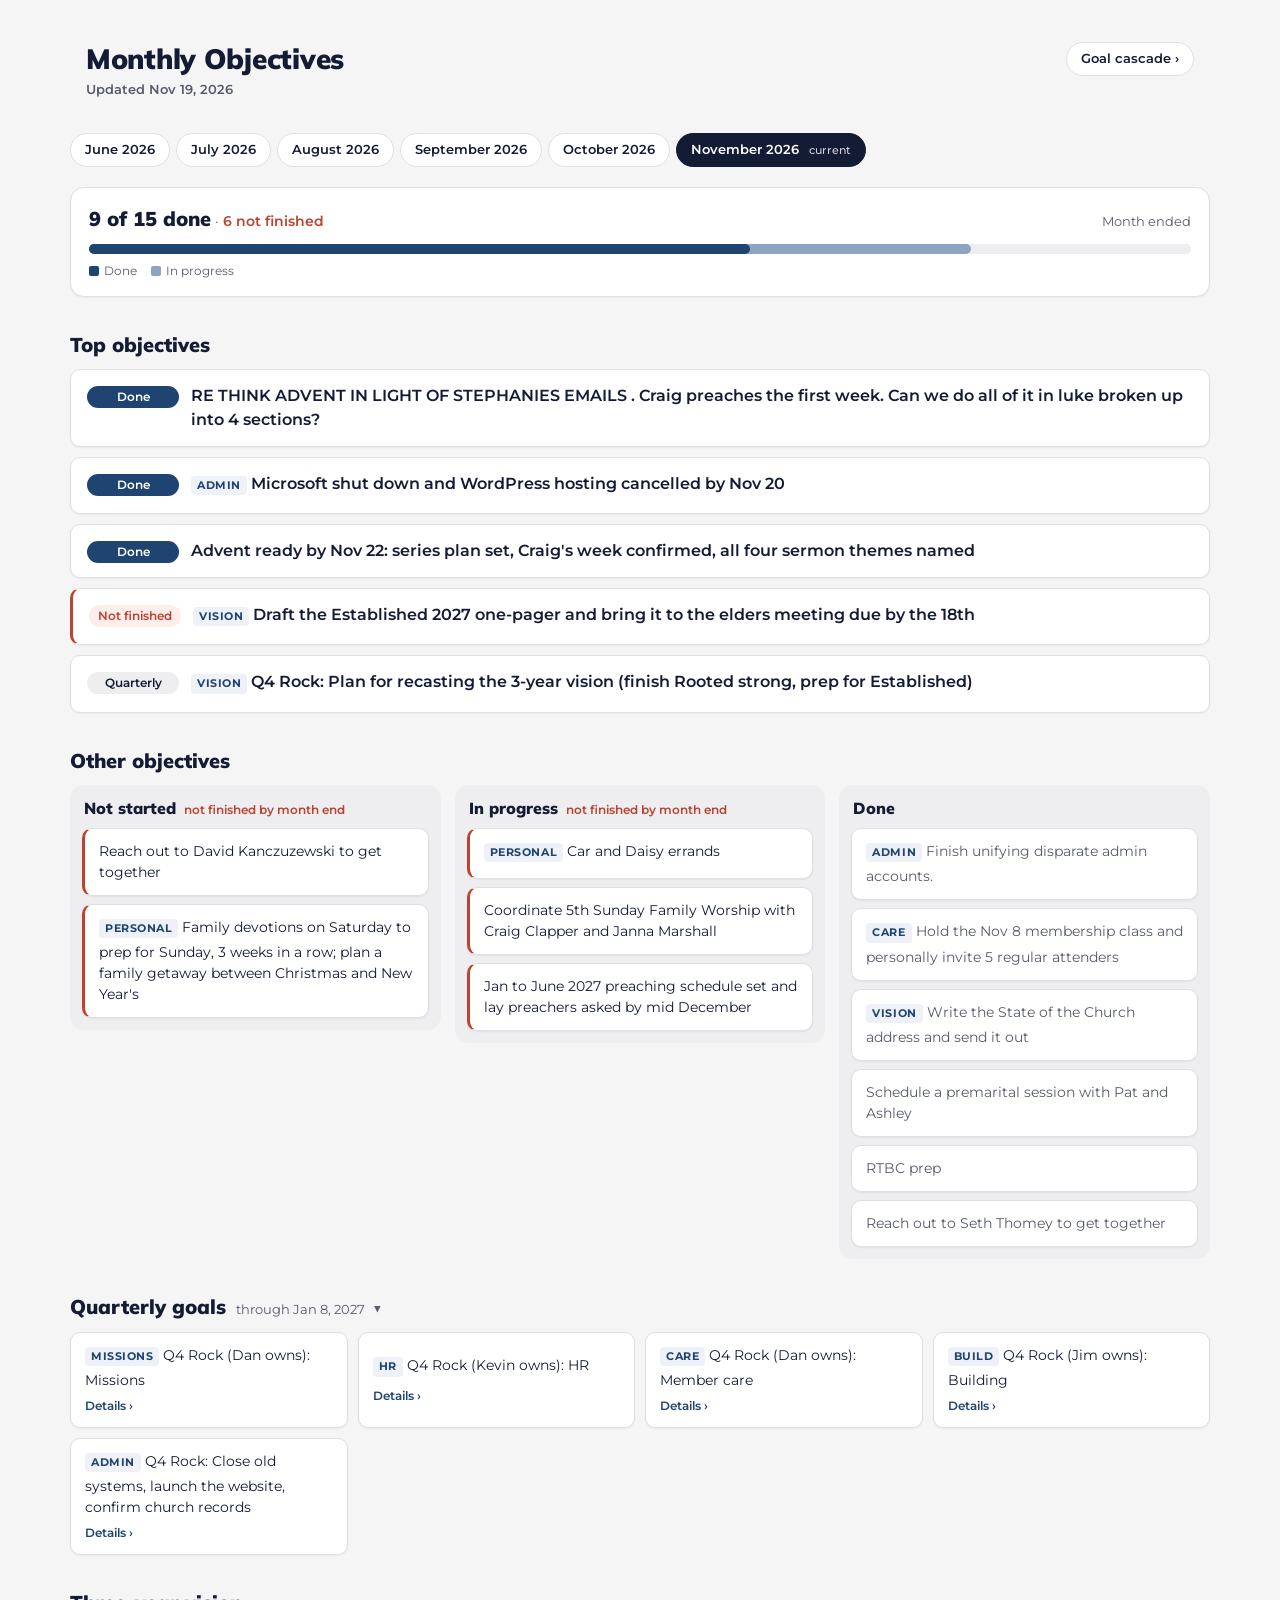
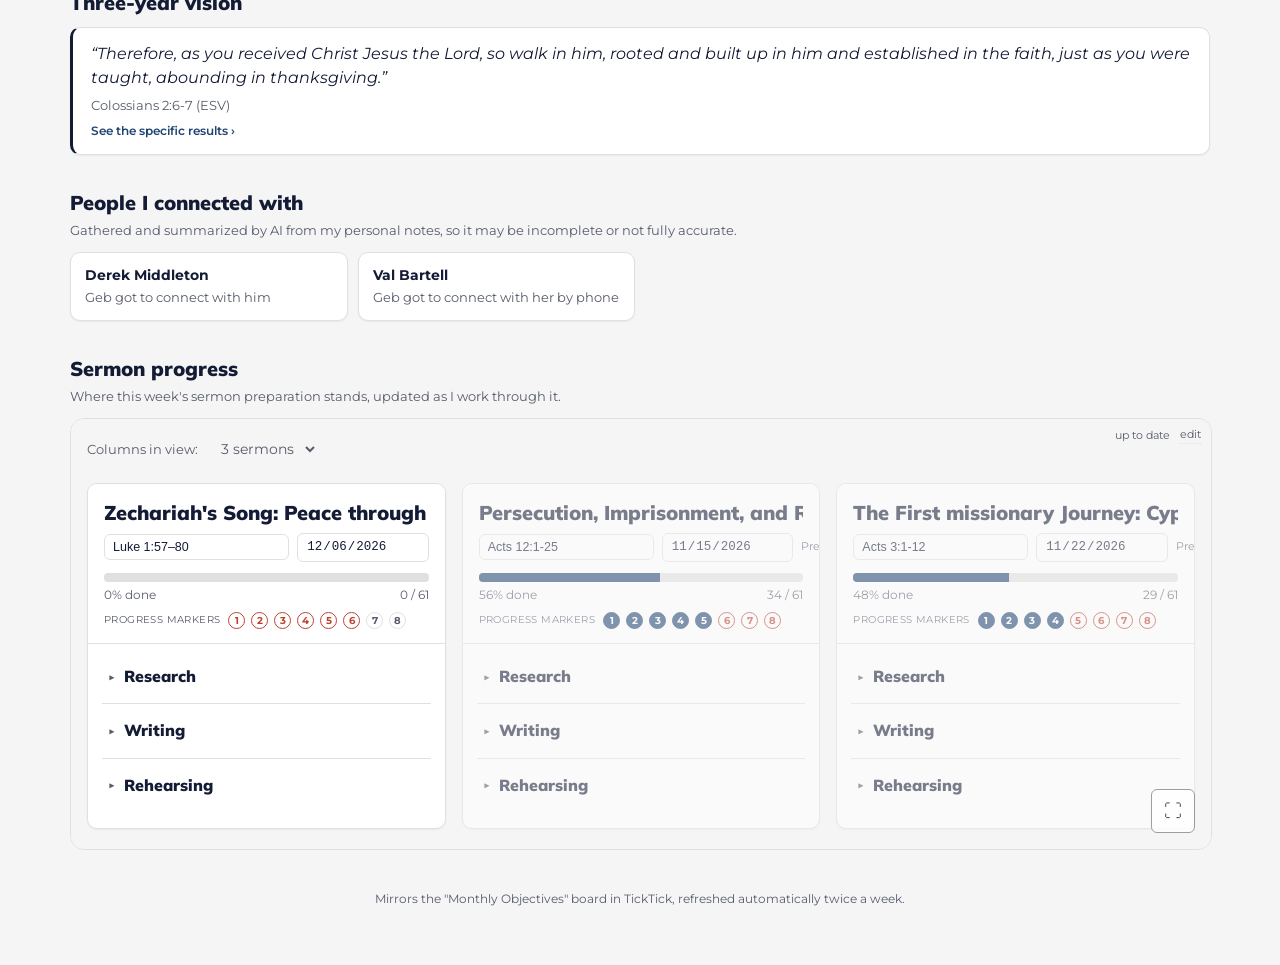
<file: index.html>
<!DOCTYPE html>
<html lang="en">
<head>
<meta charset="utf-8">
<meta name="viewport" content="width=device-width, initial-scale=1">
<meta name="robots" content="noindex, nofollow">
<title>Monthly Objectives</title>
<link rel="stylesheet" href="site.css">
<style>
  .wrap{max-width:1180px;margin:0 auto;padding:28px 20px 56px}
  @media(max-width:600px){.wrap{padding:20px 16px 48px}}

  header.top{display:flex;flex-wrap:wrap;align-items:flex-start;justify-content:space-between;gap:12px}
  .updated{color:var(--muted);font-size:var(--fs-sm);margin-top:4px}

  .months{display:flex;flex-wrap:wrap;gap:6px;margin:20px 0 0}
  .months .now{font-size:11px;font-weight:500;opacity:.8;margin-left:4px}

  .note{background:var(--card);border:1px solid var(--line);border-radius:var(--radius);padding:12px 14px;margin:20px 0 0}

  /* summary: the one place the counts live */
  .summary{margin:20px 0 0;background:var(--card);border:1px solid var(--line);border-radius:var(--radius-lg);padding:16px 18px;box-shadow:var(--shadow)}
  .sum-line{display:flex;flex-wrap:wrap;align-items:baseline;justify-content:space-between;gap:4px 16px;margin-bottom:10px}
  .sum-main{font-size:var(--fs-lg)}
  .sum-main strong{font-family:var(--font-head);font-weight:900;font-size:var(--fs-xl)}
  .sum-main .rest{color:var(--muted);font-size:var(--fs-md)}
  .sum-main .rest .late{color:var(--late);font-weight:600}
  .when{color:var(--muted);font-size:var(--fs-sm);white-space:nowrap}
  .bar{position:relative;height:10px;background:var(--neutral-soft);border-radius:999px}
  .bar .seg{position:absolute;top:0;bottom:0;left:0;border-radius:999px}
  .bar .seg.done{background:var(--done);z-index:2}
  .bar .seg.prog{background:var(--progress);z-index:1}
  .bar .today{position:absolute;top:-4px;bottom:-4px;width:2px;background:var(--navy);border-radius:1px;z-index:3}
  .bar-wrap{position:relative;padding-bottom:22px}
  .today-label{position:absolute;top:16px;font-size:var(--fs-xs);font-weight:700;color:var(--navy);white-space:nowrap;transform:translateX(-50%)}
  .today-label.at-start{transform:none}
  .today-label.at-end{transform:translateX(-100%)}
  .bar-key{display:flex;flex-wrap:wrap;gap:4px 14px;margin-top:8px;font-size:var(--fs-xs);color:var(--muted)}
  .bar-key i{display:inline-block;width:10px;height:10px;border-radius:2px;margin-right:5px;vertical-align:-1px}
  .bar-key .k-done{background:var(--done)} .bar-key .k-prog{background:var(--progress)}

  section.block{margin-top:36px}
  section.block>h2{margin-bottom:12px}
  .sec-sub{color:var(--muted);font-size:var(--fs-sm);margin:-6px 0 12px}

  .grid{display:grid;grid-template-columns:repeat(auto-fill,minmax(260px,1fr));gap:10px}

  /* top objectives */
  .tops{display:grid;gap:10px}
  .top{display:flex;gap:12px;align-items:flex-start;font-size:var(--fs-lg);font-weight:600;padding:14px 16px}
  .top .status{flex:0 0 auto;margin-top:2px;min-width:92px;text-align:center}
  .top .t{flex:1 1 auto;min-width:0}
  @media(max-width:600px){.top{flex-direction:column;gap:6px}.top .status{min-width:0}}

  /* kanban: three status columns side by side; an empty column shrinks to a narrow strip */
  .kanban{display:grid;gap:14px;align-items:start}
  .kcol{background:var(--neutral-soft);border-radius:var(--radius-lg);padding:12px;min-width:0}
  .kcol>h3{display:flex;flex-wrap:wrap;align-items:baseline;gap:2px 8px;margin:2px 2px 10px}
  .kcol>h3 .late-note{font-family:var(--font-body);font-weight:600;font-size:var(--fs-xs);color:var(--late)}
  .kcol .cards{display:grid;grid-template-columns:repeat(auto-fill,minmax(220px,1fr));gap:8px}
  .kcol .none{color:var(--muted);font-size:var(--fs-sm);font-style:italic;margin:0 2px 2px}
  .kcol.done .card{color:var(--muted)}
  @media(max-width:700px){ .kanban{grid-template-columns:1fr !important} }

  /* quarterly */
  details.quarter>summary{list-style:none;cursor:pointer;display:flex;align-items:baseline;flex-wrap:wrap;gap:4px 10px;margin-bottom:12px}
  details.quarter>summary::-webkit-details-marker{display:none}
  details.quarter>summary h2{display:inline}
  details.quarter>summary .range{color:var(--muted);font-size:var(--fs-sm)}
  details.quarter>summary .chev{color:var(--muted);font-size:var(--fs-sm);transition:transform .15s;display:inline-block}
  details.quarter[open]>summary .chev{transform:rotate(90deg)}
  .more{display:block;margin-top:6px;font-size:var(--fs-xs);font-weight:600;color:var(--blue)}

  /* vision */
  .verse{border-left:3px solid var(--navy);padding:14px 16px 14px 18px}
  .verse q{display:block;font-style:italic;font-size:var(--fs-lg);quotes:"\201C" "\201D"}
  .verse cite{display:block;font-style:normal;font-size:var(--fs-sm);color:var(--muted);margin-top:6px}

  /* people */
  .pname{font-weight:700}
  .pnote{color:var(--muted);font-size:var(--fs-sm);margin-top:2px}

  /* sermon board: sized to its content, so there is no scroll box inside the page */
  .sermon-frame{display:block;box-sizing:content-box;width:100%;height:600px;border:1px solid var(--line);border-radius:var(--radius-lg);background:var(--page);overflow:hidden}
</style>
</head>
<body>
<div class="wrap">
  <header class="top">
    <div>
      <h1 id="hTitle"></h1>
      <div class="updated" id="hUpdated"></div>
    </div>
    <a class="pill-btn" href="cascade.html">Goal cascade &rsaquo;</a>
  </header>

  <nav class="months" id="months" aria-label="Month"></nav>
  <div class="note" id="note" hidden></div>
  <div class="summary" id="summary"></div>

  <section class="block" id="topSec" hidden>
    <h2>Top objectives</h2>
    <div class="tops" id="topList"></div>
  </section>

  <section class="block" id="boardSec" hidden>
    <h2 id="boardTitle">All objectives</h2>
    <div id="board"></div>
  </section>

  <section class="block" id="quarterSec" hidden>
    <details class="quarter" open>
      <summary><h2>Quarterly goals</h2><span class="range" id="qRange"></span><span class="chev" aria-hidden="true">&#9656;</span></summary>
      <div class="grid" id="quarterBody"></div>
    </details>
  </section>

  <section class="block" id="visionSec" hidden>
    <h2>Three-year vision</h2>
    <button class="card verse" id="visionCard" type="button">
      <q id="visionVerse"></q><cite id="visionCite"></cite>
      <span class="more">See the specific results &rsaquo;</span>
    </button>
  </section>

  <section class="block" id="peopleSec" hidden>
    <h2>People I connected with</h2>
    <p class="sec-sub">Gathered and summarized by AI from my personal notes, so it may be incomplete or not fully accurate.</p>
    <div class="grid" id="peopleBody"></div>
  </section>

  <section class="block">
    <h2>Sermon progress</h2>
    <p class="sec-sub">Where this week's sermon preparation stands, updated as I work through it.</p>
    <iframe class="sermon-frame" id="sermonFrame" src="sermon-board.html" title="This week's sermon progress" scrolling="no"></iframe>
  </section>

  <footer class="site-foot" id="foot"></footer>
</div>

<div class="modal-overlay" id="modalOverlay">
  <div class="modal-box" role="dialog" aria-modal="true" aria-labelledby="modalTitle">
    <div class="modal-head"><span id="modalTitle"></span><button class="modal-close" id="modalClose" type="button" aria-label="Close">&times;</button></div>
    <div class="modal-body" id="modalBody"></div>
  </div>
</div>

<script id="data" type="application/json">{"title": "Monthly Objectives", "subtitle": "Trinity Bible Church", "lastUpdated": "2026-11-19", "ticktickProjectId": "6a2c3f2eebcf3900000001fe", "months": [{"key": "2026-06", "label": "June 2026", "items": [{"title": "Connect and Care For Unruhs", "status": "done", "top": false}, {"title": "Begin working on Colossians memorization.", "status": "inProgress", "top": false}, {"title": "Write your EFCA paper for licensing", "status": "done", "top": true}, {"title": "Draft a Discipleship model and present that to the elders", "status": "notStarted", "top": true}, {"title": "Thank volunteers three times from the stage.", "status": "notStarted", "top": false}, {"title": "Have a deep work about how to care for flock well on June 19th", "status": "notStarted", "top": false}, {"title": "Research sermon hosting options: Go, no go on SermonAudio.com", "status": "done", "top": false}, {"title": "Follow up with elders on how discipleship is going", "status": "notStarted", "top": false}, {"title": "Fix the www domain issue with our website", "status": "notStarted", "top": false}, {"title": "Draft a guest connection Sunday morning SOP for volunteers to folllow [Delegate to Unruhs?]", "status": "notStarted", "top": true}, {"title": "Go, no-go on scripture memory day", "status": "done", "top": false}, {"title": "Scripture memory is actively encouraged during announcements and in church life.", "status": "done", "top": false}, {"title": "New guest connection workers trained and ready to serve.", "status": "done", "top": false}, {"title": "Add Geb as the Ministry team leader over the website", "status": "done", "top": false}, {"title": "Set aside a week to do long-range planning for preaching through Acts.", "status": "done", "top": false}, {"title": "Get Dwight trained in church center scheduling so that he can manage the guest connection volunteer schedule.", "status": "done", "top": true}, {"title": "Hosting and Website credentials unified into a corporate account", "status": "inProgress", "top": false}, {"title": "Connect with Ben Chambers to get the next steps for Tech Team defined", "status": "done", "top": false}, {"title": "All personal accounts consolidated to corporate accounts (email, logins, website, YouTube, Google Drive, Microsoft, G Suite, tech team slide email)", "status": "inProgress", "top": false}, {"title": "Discipleship - Implement elders' monthly discipleship", "status": "quarterly", "top": false}, {"title": "Technology: go, no-go on Sermon Audio.", "status": "quarterly", "top": false}, {"title": "EFCA credentialing.", "status": "quarterly", "top": false}, {"title": "Guest connections rock.", "status": "quarterly", "top": false}, {"title": "Three-year theme rock", "status": "quarterly", "top": false}, {"title": "Talk With Paula Ralph to clear the way for Dwight to serve. Make sure she's ok.", "status": "inProgress", "top": false}, {"title": "(Done) Call Dan Foster", "status": "notStarted", "top": false}, {"title": "Call Dave Stowasser", "status": "notStarted", "top": false}, {"title": "I want to be transparent and help the elders understand what my life looks like by 1) Sharing monthly goals 2) Being more intentional in discussion", "status": "inProgress", "top": false}, {"title": "Have the proposed tech team changes implemented with Ben Chambers", "status": "inProgress", "top": false}, {"title": "Prepare an agenda for the deep work session to be ready help guide a discussion about guest connection.", "status": "done", "top": false}], "people": [{"name": "Dwight and Demi Unruh", "note": "serving on the guest connection team"}, {"name": "Nathan Delguanto", "note": "at GSM; talked about relationships"}, {"name": "Tipton family (Elizabeth)", "note": "visiting family with a young daughter"}, {"name": "Jason D.", "note": "neighbor; helped him after storm damage"}, {"name": "Becky Ridgewood", "note": "Edwardsburg neighbor; middle school teacher"}, {"name": "Pat and Ashley", "note": "premarital counseling"}, {"name": "Dan Foster", "note": "checked in and encouraged him"}, {"name": "Ben Peak", "note": "connected at Camp Raybird and men's group"}, {"name": "Holden, Josiah, and Jordan", "note": "young men met at Camp Raybird"}, {"name": "Mitch and Kate", "note": "camp director at Camp Raybird"}, {"name": "Garrett Lerner", "note": "Geb got to connect with him over breakfast"}, {"name": "Kevin Korhorn", "note": "joined a conversation with Garrett Lerner"}, {"name": "Josh and Reagan", "note": "young adults met at a young adults event"}, {"name": "Elena", "note": "young adult; training to be a financial advisor"}, {"name": "Tae Bae", "note": "checked in with him by phone"}, {"name": "Jim and Paula Ralph", "note": "reached out to them"}]}, {"key": "2026-07", "label": "July 2026", "items": [{"title": "Begin a routine for working on Colossians memorization.", "status": "done", "top": false}, {"title": "Draft a Discipleship model and present that to the elders", "status": "inProgress", "top": true}, {"title": "Thank volunteers three times from the stage.", "status": "done", "top": false}, {"title": "Have a deep-work session on caring well for the flock", "status": "inProgress", "top": false}, {"title": "Follow up with elders on how discipleship is going", "status": "notStarted", "top": false}, {"title": "Fix the www domain issue with our website", "status": "inProgress", "top": true}, {"title": "Draft a guest connection Sunday morning SOP for volunteers to folllow [Delegate to Unruhs?]", "status": "inProgress", "top": true}, {"title": "Hosting and Website credentials unified into a corporate account", "status": "inProgress", "top": false}, {"title": "All personal accounts consolidated to corporate accounts (email, logins, website, YouTube, Google Drive, Microsoft, G Suite, tech team slide email)", "status": "inProgress", "top": false}, {"title": "Talk With Paula Ralph to clear the way for Dwight to serve. Make sure she's feeling Ok with how how the unruhs are integrating", "status": "done", "top": false}, {"title": "I want to be transparent and help the elders understand what my life looks like by 1) Sharing monthly goals 2) Being more intentional in discussion", "status": "done", "top": false}, {"title": "Have the proposed tech team changes implemented with Ben Chambers", "status": "inProgress", "top": false}, {"title": "Schedule out my preaching calendar for the rest of the year", "status": "inProgress", "top": false}, {"title": "Care for my family well by preparing for the September baby: Finish as much planning and logistics ahead of time and plan out natural ways to slow down", "status": "done", "top": false}, {"title": "Set aside strategic time to prepare for the Quarterly Pulse: reflect on the quarter and review the VTO", "status": "inProgress", "top": false}, {"title": "Reach out to some individual young adults to invite them to the summer party (i.e. Delgauntos, Kalamazoo crew, Jeremy)", "status": "done", "top": false}, {"title": "Get together with Stephanie to move church things forward", "status": "done", "top": false}, {"title": "Get together with Lori to pre for RTBC", "status": "done", "top": false}, {"title": "Call Dan Foster again", "status": "done", "top": false}, {"title": "Have one of the other elders family over (the Korhorns or the Jones this month)", "status": "notStarted", "top": false}, {"title": "Begin tracking my hours again to be able to share with the elders", "status": "done", "top": false}, {"title": "Continue implementing the monthly objectives system", "status": "inProgress", "top": false}, {"title": "Plan out the teaching theme for the year for RTBC", "status": "done", "top": false}, {"title": "create a template within planning center to host a digital bulletin", "status": "done", "top": false}, {"title": "Switch to utilizing a digital bulletin weekly", "status": "done", "top": false}, {"title": "promote the digital bulletin and add links to the church app, QR codes etc", "status": "inProgress", "top": false}, {"title": "continue to encourage the rooted vision", "status": "done", "top": false}, {"title": "Get Binders ordered", "status": "done", "top": false}, {"title": "Figure out better sermonaudio hosting option since SA and YASH seem not to be options", "status": "done", "top": false}, {"title": "Share the Gospel consistenly with Garret by having breakfast together after Friday AMs", "status": "done", "top": false}, {"title": "Schedule a membership class.", "status": "done", "top": false}, {"title": "Prepare an intial draft of plans for the teaching topics of the year for rtbc", "status": "done", "top": false}, {"title": "Communicate Membership class date and promote", "status": "done", "top": false}, {"title": "(multiple see details)", "status": "done", "top": false}, {"title": "Migrate the church's website to churchco so that anyone can edit the website", "status": "inProgress", "top": false}, {"title": "updated visual looks of church center app", "status": "done", "top": false}, {"title": "take some young men out for lunch. Josh korhorn Peter s", "status": "notStarted", "top": false}, {"title": "Tech: Improve livestream", "status": "quarterly", "top": false}, {"title": "Tech: Continue to integrate Jay", "status": "quarterly", "top": false}, {"title": "Tech: Implement Sermon Audio", "status": "quarterly", "top": false}, {"title": "Tech: Post the livestream (or link) once a week to Facebook, X, and YouTube", "status": "quarterly", "top": false}, {"title": "Tech: Evaluate posting on Instagram", "status": "quarterly", "top": false}, {"title": "Admin: Church website migration approved and launched", "status": "quarterly", "top": false}, {"title": "Admin: Fix domain issue", "status": "quarterly", "top": false}, {"title": "Admin: Unify disparate personal accounts into a corporate account(s)", "status": "quarterly", "top": false}, {"title": "Admin: Fully migrate from and shut down (if appropriate) Microsoft", "status": "quarterly", "top": false}, {"title": "Discipleship: Improve small group participation to 50% of attendees (40 adults) — FBF, Friday Morning Men's, Women's Group, Agape Group", "status": "quarterly", "top": false}, {"title": "Discipleship: Schedule the fall Men's and Women's retreats", "status": "quarterly", "top": false}, {"title": "Discipleship: Equip the church to use the SPECKS Bible study method", "status": "quarterly", "top": false}, {"title": "Discipleship: Continue implementing the 3-year vision (Rooted, Established, Abounding)", "status": "quarterly", "top": false}, {"title": "Discipleship: Develop and test a strategy for shepherding the flock", "status": "quarterly", "top": false}, {"title": "Discipleship: Define the discipleship development track", "status": "quarterly", "top": false}, {"title": "Discipleship: Each elder actively meeting with a potential leader", "status": "quarterly", "top": false}], "people": [{"name": "Dane", "note": "new neighbor; deputy with Cass County"}, {"name": "Jana Marshall and Nicole Marshall", "note": "connected Sunday morning"}, {"name": "Stephanie Jones", "note": "ongoing admin partnership"}, {"name": "John McColley", "note": "connected by phone about Logan"}, {"name": "Doug Nienmeyer", "note": "visiting preacher; coordinating dates"}, {"name": "Lyn", "note": "talked with her after the sermon"}, {"name": "Luke", "note": "young adult; final year at Spring Arbor"}, {"name": "Dan Foster", "note": "checked in by phone; doing better"}, {"name": "Jay and Elizabeth", "note": "Jay is an RN; interested in the tech team"}, {"name": "David K", "note": "Parker's friend; ongoing gospel conversations"}, {"name": "Mike Alby", "note": "considering settling at Trinity"}, {"name": "Dylan McColley", "note": "update on Logan's training"}, {"name": "Laura Szl", "note": "planning young adults curriculum"}, {"name": "Chris and Justin", "note": "from Maurer Well Service; invited to church picnic"}, {"name": "Stephanie M., Casey, Amelia, and Marshall", "note": "had dessert together"}, {"name": "Matt Enis", "note": "reached out by phone"}, {"name": "Paula Ralph", "note": "reached out by phone"}]}, {"key": "2026-08", "label": "August 2026", "items": [{"title": "Begin a routine for working on Colossians memorization.", "status": "done", "top": false}, {"title": "Draft a Discipleship model and present that to the elders", "status": "inProgress", "top": false}, {"title": "Schedule a deep-work session on caring well for the flock", "status": "notStarted", "top": false}, {"title": "Check in with elders on how discipleship is going.", "status": "inProgress", "top": false}, {"title": "Fix the www domain issue with our website (progress made, called John Marshall, but this is still stuck)", "status": "inProgress", "top": false}, {"title": "Draft a guest connection Sunday morning SOP for volunteers to folllow", "status": "done", "top": false}, {"title": "All personal accounts consolidated to corporate accounts (Website Hosting, email, Migrate Google Business over to our admin account, website, YouTube, Google Drive, Microsoft, G Suite, tech team slide email)", "status": "inProgress", "top": false}, {"title": "Get together with Stephanie to move church things forward", "status": "done", "top": false}, {"title": "Continue implementing the monthly objectives system", "status": "done", "top": false}, {"title": "Connect with some of the young men.", "status": "done", "top": false}, {"title": "Tech: Improve livestream", "status": "inProgress", "top": false}, {"title": "Tech: Implement Sermon Audio", "status": "done", "top": true}, {"title": "Tech: $ Post the livestream (or link) once a week to Facebook, X, and YouTube", "status": "done", "top": false}, {"title": "Admin: Church website migration approved and launched", "status": "inProgress", "top": false, "qg": "QG1"}, {"title": "Admin: Unify disparate personal accounts into a corporate account(s)", "status": "inProgress", "top": false}, {"title": "Discipleship: Continue implementing the 3-year vision (Rooted, Established, Abounding)", "status": "done", "top": false}, {"title": "Focus on winning Souls - \"Do The Work of an Evangelist\"", "status": "done", "top": false}, {"title": "Create and Send out the State of the Church Address", "status": "done", "top": true}, {"title": "Sermon planning week - Wayne Geiger recommended I schedule a week, once a quarter to clear out my meetings and plan out my sermons.", "status": "done", "top": false, "qg": "QG5"}, {"title": "Family $ - Have a strong and healthy family through Ruthies birth and focus on ways to support them during the baby Transition $", "status": "done", "top": false}, {"title": "Discipleship Rock", "status": "quarterly", "top": false, "qg": "QG2", "details": "* Improve participation in small groups to 50% of attendees (40 adults) (FBF, Friday Morning Mens, Woman’s Group, Agape Group)\r\n* Schedule the fall Men’s and Women’s retreats\r\n* \r\n* We equip the church to use the SPECKS bible study method, and \r\n    * Create a bible print out that people can stick in their bibles (business card?, Binder insert) (SPECKS, \"What does it say, mean, do?)\r\n* 3 year vision continued to implemented (Rooted, Established, Abounding)\r\n* Develop and test implement  a strategy for shepherding the flock.  \r\n    * Hold a deep work on this \r\n* Define the discipleship development track\r\n* Each elder actively meeting with a potential leader"}, {"title": "Admin Rock", "status": "quarterly", "top": false, "qg": "QG1", "details": "* Church website migration approved and launched \r\n* Fix domain issue\r\n* Unify disparate personal accounts into a corporate account(s)\r\n* Fully migrate from and shutdown (if appropriate) microsoft"}, {"title": "Tech Rock", "status": "quarterly", "top": false, "qg": "QG3", "details": "* Improve livestream\r\n    * The tech team has enhanced the board settings to make it sound better\r\n    * We consitently have good sermon audio\r\n    * The livestream has improved to the point where people are commenting on how the livestream has improved\r\n* Continue to integrate Jay by having him acticaly participate in tech \r\n* The tech team implements using SermonAudio weekly\r\n* Post live steam/link once a week to Facebook, X,  and YouTube. (this will happen automatically through sermonaudio.com)\r\n* Evaluate posting on Instagram."}, {"title": "Focus on winning Souls by having more meals with people who are seeking \"Do The Work of an Evangelist\" (2 Tim. 4:5)", "status": "quarterly", "top": false, "qg": "QG4"}, {"title": "Mature my preaching by reading reflecting, and implementing what I'm learning: Read Motyers book, and another book", "status": "done", "top": true}, {"title": "Strengthen my daily and weekly routines this fall by doing my AM/PM/and office routine 5/7 days a week.", "status": "quarterly", "top": false, "qg": "QG6"}, {"title": "Mature my preaching by reading 4 books, and intentionally logging post-sermon comments in my sermon log", "status": "quarterly", "top": false, "qg": "QG5"}, {"title": "Connect with Laura Sz about young adults and pick a study for the fall", "status": "done", "top": false}, {"title": "Have a meal with Josh Galvin and confirm we're good to use Community for RTBC", "status": "done", "top": false}, {"title": "Help administratively prepare for Gunn Park outdoor service (connect with Stephanie M., Send out church text, print bulletins, prepare children's sermon, prep sermon)", "status": "done", "top": false}, {"title": "Guest Connection SOP - Get Feedback and begin implementing", "status": "inProgress", "top": false}, {"title": "changed billing credit card on file for microsoft and ChurchCenter", "status": "done", "top": false}, {"title": "Family - Complete some house projects before Baby is Due in September: Vent bathroom Fan to outside and replace fan + Rotate Tires", "status": "done", "top": false}, {"title": "Unexpected: Fix the Gap left by James Solarek for Released Time Bible Class. James Solarek was a key volunteer who just dropped out. I need reconfigure the teaching schedule, prepare a lesson for the first event, and reconfigure who is in charge of the games.", "status": "done", "top": false}, {"title": "started Facebook ads for grief share and Trinity", "status": "done", "top": false}], "people": [{"name": "Elaina", "note": "KFG intern"}, {"name": "Jay and Elizabeth", "note": "connected at church"}, {"name": "Meghan Hogarth", "note": "considering a camp internship; asked for a referral"}, {"name": "Lauren, Myra, and Yelka", "note": "had ice cream together with Ruthie"}, {"name": "Josh Galvin", "note": "Assistant Pastor at Community Church of Edwardsburg; planning RTBC"}, {"name": "Caleb and Anna", "note": "welcomed twins, Micah and Rowan"}, {"name": "Garrett Lerner", "note": "breakfast conversation; ongoing gospel conversations"}, {"name": "Ben Peak", "note": "breakfast connection"}, {"name": "David K", "note": "Geb got to connect with him again"}, {"name": "Ben Balos", "note": "looking for a new church home"}, {"name": "Lyn", "note": "connected at the outdoor service"}, {"name": "Stephanie Jones", "note": "quarterly check-in on church admin"}, {"name": "Pat and Ashley", "note": "continued premarital counseling"}, {"name": "Doug", "note": "phone call and connection"}, {"name": "Samuel Snodgrass", "note": "connected through RTBC"}, {"name": "Jacob", "note": "band teacher at Edwardsburg School; met at RTBC open house"}, {"name": "Drew Gardner", "note": "director of Bair Lake Bible Camp"}, {"name": "Gary", "note": "covering preaching for a nearby church"}], "quarterEndDate": "2026-10-17", "quarterStartDate": "2026-10-15"}, {"key": "2026-09", "label": "September 2026", "items": [{"title": "Admin: Unify disparate personal accounts into a corporate account(s)", "status": "inProgress", "top": false, "qg": "QG1"}, {"title": "Develop a SPECKS Bible Study printout with Dan that people can stick in their bibles.", "status": "done", "top": false, "qg": "QG2"}, {"title": "Prepare my lessons for release Time Bible Class by End of September", "status": "inProgress", "top": true}, {"title": "Fix the www domain issue", "status": "done", "top": true, "qg": "QG1"}, {"title": "Have the baby 🤪🐣", "status": "done", "top": false}, {"title": "Finish", "status": "inProgress", "top": false}, {"title": "Visit Betsy and Dean Rowell with Dan. Check in and tell her the treasurer asked us to let you know that giving via zelle is done", "status": "done", "top": false, "qg": "QG1"}, {"title": "[QCG1] transfer over old domains from John's personal account to a church account", "status": "done", "top": false}, {"title": "Add Sermon Outline to back of Church Bulletin Template", "status": "done", "top": false}, {"title": "RTBC Bus Registration - Schedule appointment to get Church bus registered", "status": "done", "top": false}, {"title": "Tech - Bulk Upload previous sermons that had not been added to Sermonaudio.com as a part of our migration to sermonaudio", "status": "done", "top": false, "qg": "QG3"}, {"title": "Fall Festival - Complete preparation logistics, and ensure the booth staffed, then setup/tore down", "status": "done", "top": false}, {"title": "After several months of communication, we tracked down the issue with our website domain (trinityedwardsburg.org). This and 3 other old domains) are now transferred over to a corporate godaddy.com account", "status": "done", "top": false, "qg": "QG1"}, {"title": "Improve my preaching by finishing Arnold Dallimore's biography of Spurgeon and \"On Writing Well\" by WIlliam Zinzer", "status": "done", "top": false, "qg": "QG5"}, {"title": "Ensure that the tech team continues to utilize sermonaudio.com so that the livestream gets posted automatically to Facebook, Sermon Audio, and youtube", "status": "done", "top": false, "qg": "QG3"}, {"title": "Annual Ministry Report: 1. Make Final tweaks to the form 2. Send it out to ministry leaders and elders with a due date for when you need it back by", "status": "done", "top": false}, {"title": "Implement Paula Ralph's changes to the guest connection SOP, and then email out the SOP to the guest connection team.", "status": "done", "top": false, "qg": "QG2"}, {"title": "Complete this month's sermon preparation a little earlier by following my weekly progress markers", "status": "inProgress", "top": true, "qg": "QG5"}, {"title": "Complete preparation logistics for released time Bible class", "status": "done", "top": false}, {"title": "Listen to a chapter from the Book of Colosian at least once a day, 4 out of seven days a week.", "status": "inProgress", "top": false, "qg": "QG6"}, {"title": "Check in with elders on how discipleship is going.", "status": "done", "top": false, "qg": "QG2"}, {"title": "Revisit my preaching schedule and determine how I will preach through the the rest of the book of Acts", "status": "inProgress", "top": false, "qg": "QG5"}, {"title": "Discipleship Rock", "status": "quarterly", "top": false, "qg": "QG2", "details": "* Improve participation in small groups to 50% of attendees (40 adults) (FBF, Friday Morning Mens, Woman’s Group, Agape Group)\r\n* Schedule the fall Men’s and Women’s retreats\r\n* We equip the church to use the SPECKS bible study method, and \r\n    * Create a bible print out that people can stick in their bibles (business card?, Binder insert) (SPECKS, \"What does it say, mean, do?)\r\n* 3 year vision continued to implemented (Rooted, Established, Abounding)\r\n* Develop and test implement  a strategy for shepherding the flock.  \r\n    * Hold a deep work on this \r\n* Define the discipleship development track\r\n* Each elder actively meeting with a potential leader"}, {"title": "Strengthen my daily and weekly routines this fall by doing my AM/PM/and office routine 5/7 days a week.", "status": "quarterly", "top": false, "qg": "QG6"}, {"title": "Mature my preaching by reading 4 books, and intentionally logging post-sermon comments in my sermon log", "status": "quarterly", "top": false, "qg": "QG5"}, {"title": "Focus on winning Souls by having more meals with people who are seeking \"Do The Work of an Evangelist\" (2 Tim. 4:5)", "status": "quarterly", "top": false, "qg": "QG4"}, {"title": "Tech Rock", "status": "quarterly", "top": false, "qg": "QG3", "details": "* Improve livestream\r\n    * The tech team has enhanced the board settings to make it sound better\r\n    * We consitently have good sermon audio\r\n    * The livestream has improved to the point where people are commenting on how the livestream has improved\r\n* Continue to integrate Jay by having him acticaly participate in tech \r\n* The tech team implements using SermonAudio weekly\r\n* Post live steam/link once a week to Facebook, X,  and YouTube. (this will happen automatically through sermonaudio.com)\r\n* Evaluate posting on Instagram."}, {"title": "Admin Rock", "status": "quarterly", "top": false, "qg": "QG1", "details": "* Church website migration approved and launched \r\n* Fix domain issue\r\n* Unify disparate personal accounts into a corporate account(s)\r\n* Fully migrate from and shutdown (if appropriate) microsoft"}], "people": [{"name": "Shelley and Mike Blue", "note": "neighbors; met them on a walk"}, {"name": "Ben Peak", "note": "continued to check in with him"}, {"name": "Barbara", "note": "Nathan Scroggins' wife; connected at the front desk"}, {"name": "Drew Gardner", "note": "lunch; discussed Bair Lake Camp's ministry plans"}, {"name": "Tae Bae", "note": "breakfast with Dan Jones"}, {"name": "Dan Jones", "note": "breakfast with Tae Bae"}, {"name": "Anna and Caleb", "note": "dropped off a meal to celebrate their new twins"}, {"name": "Dawn and Aaron (and daughter Willow)", "note": "visited church for the first time in years, via the RTBC open house"}, {"name": "The Hatfields (Del and spouse)", "note": "friends of the Korhorns; interested in Trinity"}, {"name": "Garrett Lerner", "note": "attended Friday morning group"}, {"name": "Dave Bartels", "note": "Geb got to connect with him"}, {"name": "David K", "note": "Parker's friend; another gospel conversation over lunch"}, {"name": "Nathan Delguanto", "note": "lunch at Chick-fil-A"}, {"name": "Jillian", "note": "connected through Released Time Bible class"}], "quarterEndDate": "2026-10-17", "quarterStartDate": "2026-10-15"}, {"key": "2026-10", "label": "October 2026", "items": [], "note": "No monthly objectives were set this month — we welcomed our new baby! 👶", "people": [{"name": "Jim Parrish", "note": "phone call about the building and Celebration Sunday"}, {"name": "Seth Hill", "note": "enjoyed the men's retreat; wants to join Friday mornings"}, {"name": "Dave Fishbaugh", "note": "agreed to help with a prayer chain"}, {"name": "Dwight and Demi Unruh", "note": "agreed to help with People Updates texting"}, {"name": "Jay and Elizabeth Tipton", "note": "Geb got to connect with them"}, {"name": "Brantley Settle", "note": "connected at RTBC"}, {"name": "Elaina", "note": "KFG intern; heard more of her family background"}, {"name": "AJ", "note": "neighbor in Edwardsburg; new baby Noel"}]}, {"key": "2026-11", "label": "November 2026", "items": [{"title": "[Nov] [ADMIN] Finish unifying disparate admin accounts.", "status": "done", "top": false}, {"title": "RE THINK ADVENT IN LIGHT OF STEPHANIES EMAILS . Craig preaches the first week. Can we do all of it in luke broken up into 4 sections?", "status": "done", "top": true}, {"title": "[Nov] [CARE] Hold the Nov 8 membership class and personally invite 5 regular attenders", "status": "done", "top": false}, {"title": "[Nov] [ADMIN] Microsoft shut down and WordPress hosting cancelled by Nov 20", "status": "done", "top": true}, {"title": "[Nov] Advent ready by Nov 22: series plan set, Craig's week confirmed, all four sermon themes named", "status": "done", "top": true}, {"title": "[Nov] [Personal] Car and Daisy errands", "status": "inProgress", "top": false}, {"title": "[Nov] [VISION] Write the State of the Church address and send it out", "status": "done", "top": false}, {"title": "[Nov] Schedule a premarital session with Pat and Ashley", "status": "done", "top": false}, {"title": "[Nov] RTBC prep", "status": "done", "top": false}, {"title": "[Nov] Reach out to Seth Thomey to get together", "status": "done", "top": false}, {"title": "[Nov] Coordinate 5th Sunday Family Worship with Craig Clapper and Janna Marshall", "status": "inProgress", "top": false}, {"title": "[MISSIONS] Q4 Rock (Dan owns): Missions", "status": "quarterly", "top": false, "details": "* Owner: Dan. Due Jan 7, 2027. On my board so I can support it.\n* Supporting long-term missionaries\n* We have created our short-term missions process\n* Go/No Go on supporting the Guest's"}, {"title": "[HR] Q4 Rock (Kevin owns): HR", "status": "quarterly", "top": false, "details": "* Owner: Kevin. Due Jan 7, 2027. On my board so I can support it.\n* Dan/Geb visit Betsy\n* Geb's 2027 compensation approved and presented to him\n* Geb's quarterly (annual, as this is the 4th quarter) review completed\n* Communicate the DCI matrix, update accountability chart, and communicate role descriptions to the church"}, {"title": "[Nov] [VISION] Draft the Established 2027 one-pager and bring it to the elders meeting due by the 18th", "status": "notStarted", "top": true}, {"title": "[Nov] Jan to June 2027 preaching schedule set and lay preachers asked by mid December", "status": "inProgress", "top": false}, {"title": "[Nov] Reach out to David Kanczuzewski to get together", "status": "notStarted", "top": false}, {"title": "[Nov] [Personal] Family devotions on Saturday to prep for Sunday, 3 weeks in a row; plan a family getaway between Christmas and New Year's", "status": "notStarted", "top": false}, {"title": "[CARE] Q4 Rock (Dan owns): Member care", "status": "quarterly", "top": false, "details": "* Owner: Dan. Due Jan 7, 2027. On my board so I can support it. Items from the Oct 16 planning meeting.\n* Earlier wording (kept for review): \"Finish our discipleship track / pathway\"; \"Decide who is responsible for whom\"\n* Go/No Go on Agape Groups in winter and spring\n* Developing leaders and Discipleship: finish our Discipleship track / pathway\n* Who is responsible for whom\n* Define the TBCoE way of member care"}, {"title": "[BUILD] Q4 Rock (Jim owns): Building", "status": "quarterly", "top": false, "details": "* Owner: Jim. Due Jan 7, 2027. On my board so I can support it.\n* Earlier checklist items (kept for review; they may overlap the new list):\n    * Agree on what our building cost is\n    * Begin the pledge campaign\n* Execute a recasting of the vision\n* Execute Pledge Campaign by when?\n* Pledge campaign: Go/No Go on if we hire a consultant\n* Pick a builder\n* Seek an interim building\n* Determine the scope of the building\n* Determine the scope of the cost (2 million?)"}, {"title": "[VISION] Q4 Rock: Plan for recasting the 3-year vision (finish Rooted strong, prep for Established)", "status": "quarterly", "top": true, "details": "* Owner: Geb. Due Jan 7, 2027.\n* One-pager idea: front has the theme and the five marks of Established (biblical truth, faithfulness to Christ, loving people, growing disciples, growing in fellowship). Back has what we ask people to buy into: 2027 memory verses (starting with Col 2:6-7), column 2 of the reading plan, member care, membership, moving from reading to studying the Bible.\n* Earlier checklist items (kept for review; they may overlap the new list):\n    * One-page Established 2027 plan approved by the elders\n    * Church hears a Rooted year-end review of what God did in 2026\n    * January launch planned: vision Sunday or sermon date, one-sheet printed, communication schedule\n    * Q4 State of the Church update sent out\n    * Our vision for Established sent out to the church (and played Sunday AM?)\n* Finishing out Rooted strong\n* Prepping for Established"}, {"title": "[ADMIN] Q4 Rock: Close old systems, launch the website, confirm church records", "status": "quarterly", "top": false, "details": "* Owner: Geb. Due Jan 7, 2027. Done when every item below is checked.\n* Earlier checklist items (kept for review; they may overlap the new list):\n    * Microsoft shut down: my mailbox and John's exported to Google Drive, subscription cancelled\n    * WordPress / WP Engine hosting cancelled, after the new site is live and old content is backed up\n    * New website live, elders signed off, every old domain points to it\n    * Church name, EIN and nonprofit status confirmed with Michigan and federal records (check with Drew or Corey)\n    * Clearstream cleanup in my email inbox\n* Finish closing out Microsoft\n* Finish closing out WordPress/website hosting\n* Button up the website and launch it\n* Confirm the entities are correct with the state and fed\n* Confirm that anyone who is spending money has a bill.com card and sales tax exempt letter"}], "people": [{"name": "Derek Middleton", "note": "Geb got to connect with him"}, {"name": "Val Bartell", "note": "Geb got to connect with her by phone"}], "quarterEndDate": "2027-01-08"}], "activeMonth": "2026-11", "quarterEndDate": "2027-01-08", "vision": {"reference": "Colossians 2:6-7 (ESV)", "verse": "Therefore, as you received Christ Jesus the Lord, so walk in him, rooted and built up in him and established in the faith, just as you were taught, abounding in thanksgiving.", "results": ["Getting prepared to plant 2nd church - send 1 staff member", "3 Full Time Staff (Pastor, Worship, Youth/Small Group)", "Vibrant Youth Discipleship", "Sunday morning classes (3 Youth, 4 Adult)", "Membership Process Established (Done)", "Release Time Bible Class in 2 school systems", "Complete 1st Tent Meeting", "Missions near and far program", "Core team in place for teaching, worship, admin", "Annual Picnic & Baptism", "In new church facility (not KFG Edwardsburg)", "50% of members have been on an overseas missions trip", "50% of attendees are members", "Completed an Israel Trip", "V/TO complete and Operating system written, shared, and followed by all"]}, "cascade": {"tenYear": {"target": "Plant 5 churches with 1,500 disciples by December 31, 2033.", "due": "2033-12-31"}, "threeYearDue": "2028", "oneYear": {"draftNote": "Draft. The elders never fully settled these. We did not get the time to finish agreeing on them, clarifying them, and cutting them.", "goals": [{"title": "Church Multiplication Strategy", "items": ["Training young pastors and leaders of the church", "One pastoral assistant/intern", "Go/No Go on Bethel intern"]}, {"title": "Member Care Implementation", "items": ["How to encourage more regular attendees to become members"], "rocks": ["CARE"]}, {"title": "Establish Ministries", "items": ["Get the kids in the lower level of KFG", "Coordinate adult and children memory verses", {"text": "Volunteer multiplication strategy", "sub": ["Coleader with every leader", "Apprenticeship model for every volunteer"]}, "Administrative volunteer(s)", "Identify and empower worship leader(s)", {"text": "Develop and implement Church Center", "sub": ["All team chats are in Church Center", "Membership data complete and correct"]}]}, {"title": "Discipleship", "items": ["Sunday morning classes enhanced", "Youth discipleship enhanced", "Annual picnic and baptism held", {"text": "Established", "sub": ["Biblical truth", "Faithfulness to Christ", "Loving people", "Growing disciples", "Growing in fellowship"]}, {"text": "Moving from reading to studying the Bible", "sub": ["SPECKS"]}, "Evaluate small groups"], "rocks": ["VISION", "CARE"]}, {"title": "Building", "items": ["$1.25m of building funds collected by 12/31/2027", "$1.25m of building pledges (5 year?)", "Go/No Go on interim building", "Continue implementing Building Campaign (Q1)", {"text": "Present to the congregation", "sub": ["Building plans", "Building cost", "Building uses"]}, "24 hour prayer vigil before building campaign begins"], "rocks": ["BUILD"]}, {"title": "Finance", "items": ["Evaluate and confirm financial partners", "Church Center giving fully integrated", "Grant process applied and implemented"], "rocks": ["ADMIN"]}, {"title": "Missions", "items": ["Identify 2nd school system for RTBC", "Tent meeting planned and held", "Israel trip planned", {"text": "__ mission trips held", "sub": ["Camp Raybird", "DR", "Liberia"]}, "Get a second bus"], "note": "Auto-imported from our VTO. We never agreed on these.", "rocks": ["MISSIONS"]}]}, "rockOrder": ["HR", "VISION", "MISSIONS", "ADMIN", "CARE", "BUILD"]}}</script>
<script>
const DATA = JSON.parse(document.getElementById('data').textContent);
const LABEL = {notStarted:'Not started', inProgress:'In progress', done:'Done', quarterly:'Quarterly'};
let current = (function(){
  const pref = DATA.defaultMonth || DATA.activeMonth;
  if(pref){const i=DATA.months.findIndex(m=>m.key===pref); if(i>=0) return i;}
  return DATA.months.length-1;
})();

function esc(s){return String(s||'').replace(/[&<>"]/g,c=>({'&':'&amp;','<':'&lt;','>':'&gt;','"':'&quot;'}[c]));}
function fmtDate(iso, withYear){
  if(!iso) return '';
  const d=new Date(iso+'T00:00:00');
  if(isNaN(d)) return iso;
  return d.toLocaleDateString('en-US', withYear===false ? {month:'short',day:'numeric'} : {month:'short',day:'numeric',year:'numeric'});
}
function fmtQuarterRange(startIso,endIso){
  if(!endIso) return '';
  if(!startIso) return 'through '+fmtDate(endIso);
  return fmtDate(startIso,false)+' to '+fmtDate(endIso);
}

/* Leading [TAG]s become chips. A month tag that matches the tab is dropped. */
const MONTH_NAMES={jan:0,january:0,feb:1,february:1,mar:2,march:2,apr:3,april:3,may:4,jun:5,june:5,jul:6,july:6,
  aug:7,august:7,sep:8,sept:8,september:8,oct:9,october:9,nov:10,november:10,dec:11,december:11};
function monthIndexOf(tag){ const i=MONTH_NAMES[tag.trim().toLowerCase()]; return i===undefined ? -1 : i; }
function parseTitle(title, monthKey){
  let rest=String(title||''); const tags=[];
  const re=/^\s*\[([^\]]+)\]\s*/;
  let m;
  while((m=re.exec(rest))){ tags.push(m[1].trim()); rest=rest.slice(m[0].length); }
  const tabMonth = monthKey ? parseInt(monthKey.slice(5,7),10)-1 : -1;
  const keep = tags.filter(t=>monthIndexOf(t)!==tabMonth);
  return {tags:keep, text:rest.trim()||String(title||'')};
}
function chips(it, monthKey){
  const p=parseTitle(it.title, monthKey);
  const tags=(it.qg?[it.qg]:[]).concat(p.tags);
  return {html: tags.map(t=>`<span class="chip">${esc(t)}</span>`).join(''), text:p.text};
}

function monthEnd(key){ const y=+key.slice(0,4), mo=+key.slice(5,7); return new Date(y, mo, 0); }
function monthEnded(key){ const t=new Date(); t.setHours(0,0,0,0); return monthEnd(key) < t; }
function dayInfo(key){
  const t=new Date(); const y=+key.slice(0,4), mo=+key.slice(5,7);
  if(t.getFullYear()!==y || t.getMonth()+1!==mo) return null;
  return {day:t.getDate(), days:monthEnd(key).getDate()};
}

function renderBulletText(text){
  if(!text || !text.trim()) return '<p class="empty">No additional details.</p>';
  const lines=text.replace(/\r\n/g,'\n').split('\n');
  let out='', open=[];
  lines.forEach(raw=>{
    const m=raw.match(/^(\s*)\*\s*(.*)$/);
    if(!m) return;
    const content=m[2].trim();
    if(!content) return;
    const level=m[1].length>=4?1:0;
    while(open.length>level+1){out+='</ul>';open.pop();}
    while(open.length<level+1){out+='<ul>';open.push(level);}
    out+=`<li>${esc(content)}</li>`;
  });
  while(open.length){out+='</ul>';open.pop();}
  return out || '<p class="empty">No additional details.</p>';
}
function openModal(title,bodyHtml){
  document.getElementById('modalTitle').textContent=title;
  document.getElementById('modalBody').innerHTML=bodyHtml;
  document.getElementById('modalOverlay').classList.add('open');
}
function closeModal(){document.getElementById('modalOverlay').classList.remove('open');}
document.getElementById('modalClose').addEventListener('click',closeModal);
document.getElementById('modalOverlay').addEventListener('click',e=>{if(e.target.id==='modalOverlay')closeModal();});
document.addEventListener('keydown',e=>{if(e.key==='Escape')closeModal();});

function show(id, on){ document.getElementById(id).hidden = !on; }

function render(){
  document.getElementById('hTitle').textContent=DATA.title;
  document.getElementById('hUpdated').textContent='Updated '+fmtDate(DATA.lastUpdated);
  document.getElementById('foot').textContent='Mirrors the "'+ DATA.title +'" board in TickTick, refreshed automatically twice a week.';

  const mbox=document.getElementById('months'); mbox.innerHTML='';
  DATA.months.forEach((m,i)=>{
    const b=document.createElement('button');
    b.type='button'; b.className='pill-btn'+(i===current?' active':'');
    b.setAttribute('aria-pressed', i===current?'true':'false');
    b.innerHTML=esc(m.label)+(DATA.activeMonth===m.key?'<span class="now">current</span>':'');
    b.onclick=()=>{current=i;render();};
    mbox.appendChild(b);
  });

  const m=DATA.months[current], key=m.key;
  const ended=monthEnded(key);
  const noteEl=document.getElementById('note');
  noteEl.hidden=!m.note; noteEl.textContent=m.note||'';

  const items=m.items||[];
  const monthly=items.filter(it=>it.status!=='quarterly');
  const quarterly=items.filter(it=>it.status==='quarterly');
  const n={notStarted:0,inProgress:0,done:0};
  monthly.forEach(it=>{ if(n[it.status]!==undefined) n[it.status]++; });
  const total=monthly.length, unfinished=n.notStarted+n.inProgress;
  const isLate=it=>ended && (it.status==='notStarted'||it.status==='inProgress');

  /* summary */
  const sum=document.getElementById('summary');
  if(!total){ sum.hidden=true; }
  else{
    sum.hidden=false;
    const di=dayInfo(key);
    const rest=[];
    if(ended){ if(unfinished) rest.push(`<span class="late">${unfinished} not finished</span>`); }
    else{
      if(n.inProgress) rest.push(`${n.inProgress} in progress`);
      if(n.notStarted) rest.push(`${n.notStarted} not started`);
    }
    const when = di ? '' : (ended ? 'Month ended' : '');
    const pDone=n.done/total*100, pProg=(n.done+n.inProgress)/total*100;
    const todayPct = di ? di.day/di.days*100 : 0;
    const tick = di ? `<i class="today" style="left:calc(${todayPct.toFixed(1)}% - 1px)"></i>` : '';
    const edge = todayPct<8 ? ' at-start' : (todayPct>92 ? ' at-end' : '');
    const todayLabel = di ? `<span class="today-label${edge}" style="left:${todayPct.toFixed(1)}%">Day ${di.day} of ${di.days}</span>` : '';
    sum.innerHTML=`
      <div class="sum-line">
        <div class="sum-main"><strong>${n.done} of ${total} done</strong>${rest.length?' <span class="rest">· '+rest.join(' · ')+'</span>':''}</div>
        <div class="when">${when}</div>
      </div>
      <div class="${di?'bar-wrap':''}">
        <div class="bar" role="img" aria-label="${n.done} of ${total} objectives done${di?', day '+di.day+' of '+di.days:''}">
          <span class="seg prog" style="width:${pProg}%"></span><span class="seg done" style="width:${pDone}%"></span>${tick}
        </div>${todayLabel}
      </div>
      <div class="bar-key"><span><i class="k-done"></i>Done</span><span><i class="k-prog"></i>In progress</span></div>`;
  }

  /* top objectives: shown here only */
  const tops=items.filter(it=>it.top);
  show('topSec', tops.length>0);
  document.getElementById('topList').innerHTML=tops.map(it=>{
    const c=chips(it,key);
    const late=isLate(it);
    const cls=late?'late':it.status, lab=late?'Not finished':LABEL[it.status]||'';
    return `<div class="card top${late?' late':''}"><span class="status ${cls}">${lab}</span><span class="t">${c.html}${esc(c.text)}</span></div>`;
  }).join('');

  /* everything else, grouped by status; empty groups are left out */
  const rest=monthly.filter(it=>!it.top);
  show('boardSec', rest.length>0);
  document.getElementById('boardTitle').textContent = tops.length ? 'Other objectives' : 'Objectives';
  const STAT=['notStarted','inProgress','done'];
  const lists=STAT.map(s=>rest.filter(it=>it.status===s));
  const boardEl=document.getElementById('board');
  boardEl.className='kanban';
  boardEl.style.gridTemplateColumns=lists.map(l=>l.length?'minmax(0,1fr)':'minmax(140px,170px)').join(' ');
  boardEl.innerHTML=STAT.map((s,i)=>{
    const list=lists[i];
    const lateCol = ended && s!=='done' && list.length>0;
    return `<div class="kcol ${s}"><h3>${LABEL[s]}${lateCol?'<span class="late-note">not finished by month end</span>':''}</h3>${
      list.length ? `<div class="cards">${list.map(it=>{const c=chips(it,key);return `<div class="card${lateCol?' late':''}">${c.html}${esc(c.text)}</div>`;}).join('')}</div>`
                  : '<p class="none">None yet</p>'
    }</div>`;
  }).join('');

  /* quarterly goals (the starred one is already under Top objectives) */
  const qList=quarterly.filter(it=>!it.top);
  show('quarterSec', qList.length>0);
  const qEnd=m.quarterEndDate||DATA.quarterEndDate, qStart=m.quarterStartDate||DATA.quarterStartDate;
  document.getElementById('qRange').textContent=fmtQuarterRange(qStart,qEnd);
  const qBody=document.getElementById('quarterBody');
  qBody.innerHTML=qList.map((it,i)=>{
    const c=chips(it,key);
    const has=!!(it.details&&it.details.trim());
    return has ? `<button class="card" type="button" data-qidx="${i}">${c.html}${esc(c.text)}<span class="more">Details &rsaquo;</span></button>`
               : `<div class="card">${c.html}${esc(c.text)}</div>`;
  }).join('');
  qBody.querySelectorAll('[data-qidx]').forEach(el=>el.addEventListener('click',()=>{
    const it=qList[+el.dataset.qidx]; const c=parseTitle(it.title,key);
    openModal(c.text, renderBulletText(it.details));
  }));

  /* vision */
  const V=DATA.vision;
  show('visionSec', !!(V&&V.verse));
  if(V&&V.verse){
    document.getElementById('visionVerse').textContent=V.verse;
    document.getElementById('visionCite').textContent=V.reference||'';
    document.getElementById('visionCard').onclick=()=>{
      const r=(V.results||[]).map(x=>`<li>${esc(x)}</li>`).join('');
      openModal('Three-year vision: specific results', r?`<ul>${r}</ul>`:'<p class="empty">No results listed.</p>');
    };
  }

  /* people */
  const ppl=m.people||[];
  show('peopleSec', ppl.length>0);
  document.getElementById('peopleBody').innerHTML=ppl.map(p=>`<div class="card"><div class="pname">${esc(p.name)}</div>${p.note?`<div class="pnote">${esc(p.note)}</div>`:''}</div>`).join('');
}
render();

/* size the sermon board to its content */
(function(){
  const fr=document.getElementById('sermonFrame');
  function fit(){
    try{ const b=fr.contentDocument && fr.contentDocument.body; if(b) fr.style.height=Math.ceil(b.getBoundingClientRect().height)+'px'; }catch(e){}
  }
  fr.addEventListener('load',function(){
    fit();
    try{ new ResizeObserver(fit).observe(fr.contentDocument.body); }catch(e){}
  });
  window.addEventListener('resize', fit);
})();
</script>
</body>
</html>
</file>
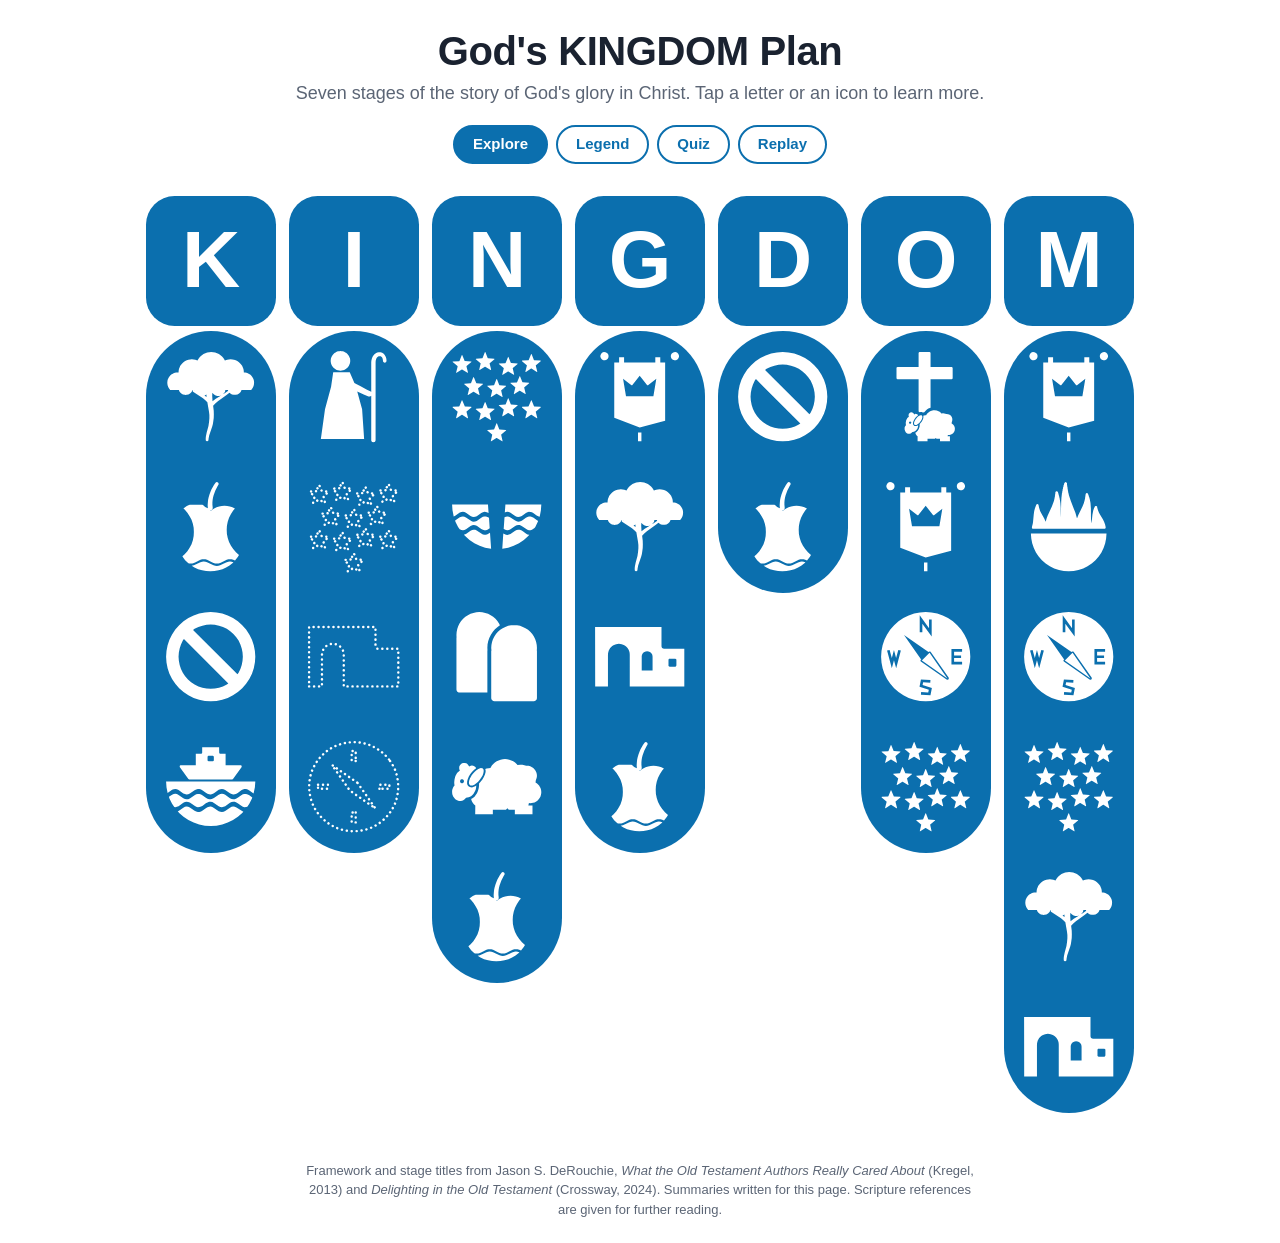
<file: kingdom/index.html>
<!DOCTYPE html>
<html lang="en">
<head>
<meta charset="utf-8">
<meta name="viewport" content="width=device-width, initial-scale=1">
<title>God's KINGDOM Plan</title>
<meta name="description" content="Seven stages of the story of God's glory in Christ, shown as an interactive KINGDOM figure with a quiz.">
<style>
/* ---------- Tokens ---------- */
:root {
  --blue: #0B6FAE;
  --blue-deep: #085A8E;
  --bg: #FFFFFF;
  --ink: #1A2230;
  --muted: #5B6575;
  --panel: #F2F7FB;
  --line: #D5E1EC;
  --focus: #FFC94D;
  --ok: #17703F;
  --ok-bg: #E2F4E9;
  --bad: #B3261E;
  --bad-bg: #FBE6E4;
  --shadow: 0 10px 40px rgba(16, 36, 58, .22);
  color-scheme: light dark;
}
@media (prefers-color-scheme: dark) {
  :root {
    --blue: #1A82C4;
    --blue-deep: #1470AB;
    --bg: #0E1520;
    --ink: #E6EDF5;
    --muted: #9FB0C2;
    --panel: #162231;
    --line: #27394D;
    --ok: #6FD79B;
    --ok-bg: #12301F;
    --bad: #FF9188;
    --bad-bg: #3C1A18;
    --shadow: 0 10px 40px rgba(0, 0, 0, .55);
  }
}

/* ---------- Base ---------- */
* { box-sizing: border-box; }
[hidden] { display: none !important; }
html { -webkit-text-size-adjust: 100%; }
body {
  margin: 0;
  background: var(--bg);
  color: var(--ink);
  font: 16px/1.5 "Helvetica Neue", Helvetica, Arial, system-ui, sans-serif;
}
button { font: inherit; color: inherit; cursor: pointer; }
.sprite { position: absolute; width: 0; height: 0; overflow: hidden; }
:focus-visible {
  outline: 3px solid var(--focus);
  outline-offset: 2px;
  box-shadow: 0 0 0 2px #1A2230;
}
.wrap { max-width: 1400px; margin: 0 auto; padding: 0 16px 24px; }

/* Icons: one sprite, two looks. Solid by default, dotted outline when .promised.
   The --s / --o custom properties flow into the <use> shadow tree. */
svg.ic { display: block; width: 100%; height: 100%; fill: currentColor; overflow: visible; }
.s { display: var(--s, inline); }
.o { display: var(--o, none); }
svg.ic.promised {
  --s: none;
  --o: inline;
  fill: none;
  stroke: currentColor;
  stroke-width: var(--pw, 2.6);
  stroke-dasharray: 0.1 var(--pd, 5);
  stroke-linecap: round;
  stroke-linejoin: round;
}

/* ---------- Header and toolbar ---------- */
header { text-align: center; padding: 28px 0 8px; }
h1 { margin: 0 0 6px; font-size: clamp(26px, 5vw, 40px); line-height: 1.15; letter-spacing: -.01em; }
.sub { margin: 0 auto 18px; max-width: 46em; color: var(--muted); font-size: clamp(15px, 2.4vw, 18px); }
.toolbar { display: flex; flex-wrap: wrap; gap: 8px; justify-content: center; }
.pillbtn {
  border: 2px solid var(--blue); background: transparent; color: var(--blue);
  border-radius: 999px; padding: 6px 18px; font-weight: 700; font-size: 15px;
  transition: background .15s, color .15s;
}
.pillbtn:hover { background: var(--panel); }
.pillbtn[aria-pressed="true"] { background: var(--blue); color: #fff; }
.pillbtn[aria-pressed="true"]:hover { background: var(--blue-deep); border-color: var(--blue-deep); }

/* ---------- Layout: main + side panel ---------- */
.layout { display: flex; align-items: flex-start; margin-top: 18px; }
main { flex: 1 1 auto; min-width: 0; container-type: inline-size; }

/* ---------- Board ---------- */
.board {
  --w: clamp(34px, min(12cqw, calc(100cqw / 7.6)), 130px);
  --pw: 2.4; --pd: 4.8;
  display: grid;
  grid-template-columns: repeat(7, var(--w));
  gap: calc(var(--w) * .1);
  justify-content: center;
  align-items: start;
  padding: 6px 0 20px;
}
@container (max-width: 560px) { .board { --pw: 3; --pd: 7; } }
.col { display: flex; flex-direction: column; align-items: center; transition: opacity .25s; }
.tile {
  width: var(--w); height: var(--w);
  display: grid; place-items: center;
  border: 0; border-radius: calc(var(--w) * .22);
  background: var(--blue); color: #fff;
  font-weight: 700; font-size: calc(var(--w) * .62); line-height: 1;
  padding: 0 0 calc(var(--w) * .03);
  transition: background .15s, transform .15s;
}
.tile:hover, .tile:focus-visible { background: var(--blue-deep); }
.col.sel .tile { background: var(--blue-deep); }
.pill {
  --r: calc(var(--w) / 2);
  width: var(--w);
  margin-top: calc(var(--w) * .035);
  padding: calc(var(--w) * .01) 0;
  background: var(--blue); color: #fff;
  border-radius: var(--r);
  display: flex; flex-direction: column; align-items: center;
}
.ico {
  position: relative;
  width: calc(var(--w) * .78); height: calc(var(--w) * .78);
  margin: calc(var(--w) * .11) 0;
  padding: 0; border: 0; background: transparent; color: inherit;
  border-radius: 50%;
  transition: transform .15s, opacity .2s, background .2s, box-shadow .2s;
}
.ico svg.ic { width: 100%; height: 100%; }
.ico:hover, .ico:focus-visible { transform: scale(1.12); }

/* Highlight state while an icon or stage is selected */
.board.stage-mode .col:not(.sel) { opacity: .35; }
.board.icon-mode .ico:not(.hit) { opacity: .25; }
.board.icon-mode .tile { opacity: .55; }
.ico.hit {
  background: rgba(255, 255, 255, .16);
  box-shadow: 0 0 0 calc(var(--w) * .035) #fff, 0 0 calc(var(--w) * .18) rgba(255, 255, 255, .55);
}
.ico.cur { background: rgba(255, 255, 255, .3); }

/* Tooltip */
#tip {
  position: fixed; z-index: 60; pointer-events: none;
  background: #1A2230; color: #fff; border-radius: 8px;
  padding: 4px 10px; font-size: 13px; line-height: 1.35; max-width: 240px; text-align: center;
  opacity: 0; transition: opacity .12s;
}
#tip.show { opacity: 1; }

/* ---------- Intro animation ---------- */
@keyframes drop { from { opacity: 0; transform: translateY(-30px); } to { opacity: 1; transform: none; } }
@keyframes unroll { from { clip-path: inset(0 0 100% 0 round var(--r)); } to { clip-path: inset(0 0 0 0 round var(--r)); } }
@keyframes pop { from { opacity: 0; transform: scale(.6); } to { opacity: 1; transform: none; } }
@keyframes hop { 0%, 100% { transform: none; } 40% { transform: translateY(-22%); } }
@keyframes shake { 0%, 100% { transform: none; } 20% { transform: translateX(-7px); } 40% { transform: translateX(7px); } 60% { transform: translateX(-5px); } 80% { transform: translateX(5px); } }
.board.intro .tile { animation: drop 420ms cubic-bezier(.34, 1.56, .64, 1) both; animation-delay: calc(var(--i) * 70ms); }
.board.intro .pill { --cd: calc(350ms + var(--i) * 90ms); animation: unroll 600ms cubic-bezier(.3, .7, .3, 1) both; animation-delay: var(--cd); }
.board.intro .ico svg.ic { animation: pop 300ms cubic-bezier(.34, 1.56, .64, 1) both; animation-delay: calc(var(--cd) + 150ms + var(--j) * 60ms); }
.wave .mini { animation: hop 520ms ease-in-out both; animation-delay: calc(var(--i) * 80ms); }
.shake { animation: shake 320ms; }

/* ---------- Side panel ---------- */
.panel {
  position: sticky; top: 12px; flex: 0 0 auto;
  width: 0; margin-left: 0; opacity: 0; visibility: hidden; overflow: hidden;
  background: var(--panel); border-radius: 18px;
  transition: width .3s ease, margin-left .3s ease, opacity .2s, visibility 0s .3s;
}
.panel.open {
  width: 420px; margin-left: 16px; opacity: 1; visibility: visible;
  box-shadow: var(--shadow);
  transition: width .3s ease, margin-left .3s ease, opacity .2s, visibility 0s;
}
.panel-inner { width: 420px; max-height: min(calc(100vh - 24px), 780px); overflow-y: auto; overscroll-behavior: contain; }
.panel-bar {
  position: sticky; top: 0; z-index: 2;
  display: flex; justify-content: space-between; align-items: center; gap: 8px;
  padding: 10px 12px; background: var(--panel); border-bottom: 1px solid var(--line);
}
.nav { display: flex; gap: 6px; }
.navbtn, .closebtn {
  border: 1px solid var(--line); background: var(--bg); color: var(--ink);
  border-radius: 999px; padding: 4px 14px; font-size: 14px; font-weight: 600; min-height: 34px;
}
.navbtn:hover:not(:disabled), .closebtn:hover { border-color: var(--blue); color: var(--blue); }
.navbtn:disabled { opacity: .4; cursor: default; }
.closebtn { width: 36px; padding: 0; font-size: 22px; line-height: 1; }
.panel-body { padding: 16px 20px 24px; }
.panel-body h2 { margin: 0; font-size: 22px; line-height: 1.25; }
.panel-body h2:focus { outline: none; }
.panel-body p { margin: 0 0 12px; }
.p-head { display: flex; gap: 14px; align-items: center; margin-bottom: 14px; }
.bigletter {
  flex: none; width: 68px; height: 68px; display: grid; place-items: center;
  background: var(--blue); color: #fff; border-radius: 15px; font-size: 44px; font-weight: 700; line-height: 1; padding-bottom: 3px;
}
.eyebrow { margin: 0 0 2px; color: var(--muted); font-size: 13px; font-weight: 700; letter-spacing: .06em; text-transform: uppercase; }
.facts { margin: 0 0 14px; padding: 0; list-style: none; font-size: 15px; }
.facts li { margin: 2px 0; }
.facts b { color: var(--muted); font-weight: 700; }
.panel-body h3 { margin: 18px 0 8px; font-size: 13px; letter-spacing: .06em; text-transform: uppercase; color: var(--muted); }
.chips { display: flex; flex-wrap: wrap; gap: 6px; margin: 0; padding: 0; list-style: none; }
.chip {
  border: 1px solid var(--line); background: var(--bg); color: var(--ink);
  border-radius: 999px; padding: 3px 11px; font-size: 14px;
}
button.chip:hover { border-color: var(--blue); color: var(--blue); }
button.chip[aria-current="true"] { background: var(--blue); border-color: var(--blue); color: #fff; }
.mini-icons { display: flex; flex-wrap: wrap; gap: 8px; }
.mini-ico {
  width: 52px; height: 52px; padding: 8px; border: 0; border-radius: 14px;
  background: var(--blue); color: #fff; transition: transform .15s;
}
.mini-ico:hover { transform: scale(1.08); }
.mini-ico svg.ic { --pw: 3.6; --pd: 6.5; }
.icon-hero {
  width: 132px; height: 132px; padding: 22px; margin: 0 0 14px;
  background: var(--panel); color: var(--blue); border-radius: 22px; border: 1px solid var(--line);
}
.panel-body .icon-hero { background: var(--bg); }
.icon-hero svg.ic { --pw: 2.6; --pd: 5; }
.badge { display: inline-block; margin: 8px 0 12px; padding: 2px 12px; border-radius: 999px; font-size: 13px; font-weight: 700; }
.badge.promised { border: 2px dotted var(--blue); color: var(--blue); }
.badge.fulfilled { background: var(--blue); color: #fff; border: 2px solid var(--blue); }
.note { font-size: 17px; }
.linkbtn { border: 0; background: none; padding: 0; color: var(--blue); font-weight: 700; text-decoration: underline; text-underline-offset: 3px; }
.linkbtn:hover { color: var(--blue-deep); }
.backdrop { display: none; }

@media (max-width: 899px) {
  .panel {
    position: fixed; left: 0; right: 0; bottom: 0; top: auto; z-index: 50;
    width: auto; margin: 0; opacity: 1;
    border-radius: 18px 18px 0 0;
    transform: translateY(105%);
    transition: transform .3s ease, visibility 0s .3s;
  }
  .panel.open { width: auto; margin: 0; transform: none; transition: transform .3s ease, visibility 0s; }
  .panel-inner { width: auto; max-height: 80vh; max-height: 80dvh; }
  .backdrop { display: block; position: fixed; inset: 0; z-index: 40; background: rgba(10, 20, 32, .4); opacity: 0; visibility: hidden; transition: opacity .25s, visibility 0s .25s; }
  .backdrop.show { opacity: 1; visibility: visible; transition: opacity .25s; }
}

/* ---------- Legend ---------- */
.legend { max-width: 900px; margin: 8px auto 24px; padding: 20px; background: var(--panel); border-radius: 18px; }
.legend h2 { margin: 0 0 10px; font-size: 20px; }
.legend-key { display: flex; flex-wrap: wrap; align-items: center; gap: 12px; margin-bottom: 16px; color: var(--ink); }
.legend-key .pair { display: flex; gap: 8px; }
.legend-key .swatch { width: 60px; height: 60px; padding: 9px; background: var(--blue); color: #fff; border-radius: 12px; }
.legend-key .swatch svg.ic { --pw: 3.6; --pd: 6.5; }
.legend-grid { display: grid; grid-template-columns: 1fr 1fr; gap: 8px; margin: 0; padding: 0; list-style: none; }
@media (max-width: 640px) { .legend-grid { grid-template-columns: 1fr; } }
.legend-item {
  display: flex; align-items: center; gap: 12px; width: 100%; text-align: left;
  padding: 8px 12px 8px 8px; border: 1px solid var(--line); background: var(--bg); border-radius: 14px;
  transition: border-color .15s, transform .15s;
}
.legend-item:hover { border-color: var(--blue); transform: translateY(-1px); }
.legend-item .swatch { flex: none; width: 48px; height: 48px; padding: 8px; background: var(--blue); color: #fff; border-radius: 12px; }
.legend-item .swatch svg.ic { --pw: 3.6; --pd: 6.5; }

/* ---------- Quiz ---------- */
.card { max-width: 680px; margin: 8px auto 24px; padding: 24px; background: var(--panel); border-radius: 20px; }
.card h2 { margin: 0 0 6px; font-size: 24px; line-height: 1.25; }
.card h2:focus { outline: none; }
.card .lead { margin: 0 0 18px; color: var(--muted); }
.choices { display: grid; gap: 10px; }
.choice {
  text-align: left; padding: 14px 16px; border-radius: 14px; border: 2px solid var(--line);
  background: var(--bg); color: var(--ink); transition: border-color .15s, transform .15s;
}
.choice:hover { border-color: var(--blue); transform: translateY(-1px); }
.choice b { display: block; font-size: 18px; }
.choice span { color: var(--muted); font-size: 14px; }
.progress { height: 8px; border-radius: 99px; background: var(--line); overflow: hidden; margin: 6px 0 16px; }
.progress > i { display: block; height: 100%; background: var(--blue); border-radius: 99px; transition: width .3s; }
.qmeta { display: flex; justify-content: space-between; color: var(--muted); font-size: 14px; font-weight: 700; }
.qicon { width: 120px; height: 120px; padding: 18px; margin: 4px 0 12px; background: var(--blue); color: #fff; border-radius: 22px; }
.opts { display: grid; gap: 10px; margin: 16px 0; }
.opt {
  display: flex; gap: 12px; align-items: center; text-align: left; width: 100%;
  padding: 12px 14px; border: 2px solid var(--line); border-radius: 14px; background: var(--bg); color: var(--ink);
  transition: border-color .15s, background .15s;
}
.opt:hover:not(:disabled) { border-color: var(--blue); }
.opt:disabled { cursor: default; }
.opt .num { flex: none; width: 26px; height: 26px; display: grid; place-items: center; border-radius: 8px; background: var(--panel); color: var(--muted); font-size: 13px; font-weight: 700; }
.opt .mark { margin-left: auto; font-weight: 700; font-size: 18px; }
.opt.right { border-color: var(--ok); background: var(--ok-bg); }
.opt.wrong { border-color: var(--bad); background: var(--bad-bg); }
.opt.right .mark { color: var(--ok); }
.opt.wrong .mark { color: var(--bad); }
.feedback { min-height: 3em; margin: 0 0 12px; }
.feedback strong.good { color: var(--ok); }
.feedback strong.bad { color: var(--bad); }
.actions { display: flex; flex-wrap: wrap; gap: 10px; }
.primary { border: 2px solid var(--blue); background: var(--blue); color: #fff; border-radius: 999px; padding: 8px 22px; font-weight: 700; }
.primary:hover { background: var(--blue-deep); border-color: var(--blue-deep); }
.secondary { border: 2px solid var(--blue); background: transparent; color: var(--blue); border-radius: 999px; padding: 8px 22px; font-weight: 700; }
.secondary:hover { background: var(--bg); }
.score { font-size: 54px; font-weight: 700; line-height: 1.1; margin: 4px 0; color: var(--blue); }
.missed { margin: 12px 0 18px; padding-left: 22px; }
.missed li { margin: 0 0 10px; }
.missed small { display: block; color: var(--muted); }
.mini-row { display: flex; gap: 6px; justify-content: center; margin: 4px 0 14px; }
.mini { width: 36px; height: 36px; display: grid; place-items: center; background: var(--blue); color: #fff; border-radius: 9px; font-weight: 700; font-size: 22px; }
.mini.big { width: 72px; height: 72px; border-radius: 16px; font-size: 44px; margin: 4px 0 12px; }
.typein { display: grid; gap: 6px; margin: 16px 0; }
.typein label { font-weight: 700; font-size: 14px; color: var(--muted); }
.typein input { width: 100%; font: inherit; color: var(--ink); background: var(--bg); padding: 12px 14px; border: 2px solid var(--line); border-radius: 14px; }
.typein input:focus-visible { border-color: var(--blue); }
.typein input.right { border-color: var(--ok); background: var(--ok-bg); }
.typein input.wrong { border-color: var(--bad); background: var(--bad-bg); }
.typein .actions { margin-top: 6px; align-items: center; }
.typein .primary:disabled { opacity: .5; cursor: default; }
.hint-mask { font-family: ui-monospace, "SFMono-Regular", Menlo, Consolas, monospace; font-size: 15px; letter-spacing: .08em; font-weight: 700; color: var(--blue); overflow-wrap: anywhere; }
.order { display: grid; gap: 8px; margin: 14px 0; padding: 0; list-style: none; }
.slot { display: flex; align-items: center; gap: 12px; min-height: 48px; padding: 4px; border: 2px dashed var(--line); border-radius: 14px; }
.slot .mini { flex: none; }
.slot.filled { border: 2px solid var(--ok); background: var(--ok-bg); }
.slot .lbl { font-weight: 700; }
.slot .lbl small { display: block; font-weight: 400; font-size: 13px; color: var(--muted); }
.pool .opt { text-align: left; }
.pool { display: flex; flex-wrap: wrap; gap: 8px; margin: 0 0 16px; }
.pool .opt { width: auto; padding: 8px 14px; }
.pool .opt[hidden] { display: none; }

/* ---------- Footer ---------- */
footer { max-width: 52em; margin: 28px auto 0; color: var(--muted); font-size: 13px; text-align: center; }

/* ---------- Reduced motion: no movement, panels fade only ---------- */
@media (prefers-reduced-motion: reduce) {
  *, *::before, *::after { animation: none !important; transition: none !important; scroll-behavior: auto !important; }
  .panel, .panel.open { transition: opacity .15s !important; }
  .backdrop { transition: opacity .15s !important; }
}
</style>
</head>
<body>

<svg class="sprite" aria-hidden="true" focusable="false" xmlns="http://www.w3.org/2000/svg">
<symbol id="i-paradise" viewBox="0 0 100 100"><path fill-rule="evenodd" d="M54.4 6.5L52.5 6.1L50.5 6L48.5 6.1L46.6 6.5L44.7 7.2L42.9 8L41.3 9.1L39.8 10.4L38.5 11.9L37.4 13.6L37 14.4L34.8 13.5L33.1 13.2L31.4 13.1L29.7 13.2L28 13.5L26.4 14L24.8 14.8L23.4 15.8L22.1 16.9L21 18.2L20 19.6L19.3 21.1L18.7 22.8L18.4 24.4L18.3 26.2L16 26.2L14.7 26.5L13.4 26.9L12.2 27.5L11.1 28.2L10.1 29.1L9.3 30.1L8.5 31.2L8 32.4L7.5 33.6L7.3 34.9L7.2 36.2L7.3 37.5L7.5 38.8L8 40.1L8.5 41.3L9.3 42.3L10.1 43.3L18.6 43.3L19.2 44.8L19.7 45.5L21 46.8L22.6 47.8L24.4 48.2L25.3 48.3L26.2 48.2L28 47.8L29.6 46.8L30.9 45.5L31.4 44.8L32.1 43.3L32.8 43.3L32.4 43.6L32.2 44.2L32.3 44.7L32.6 45.2L42.4 51.5L44.7 53.5L46.7 55.6L48.3 64.7L48.7 68L48.7 71.2L48.4 74.6L47.8 78.9L46 85.5L45.3 89.1L45.1 90.8L45.1 92.9L45.6 93.7L46.4 94L47.3 93.8L47.8 93L47.9 91.4L48.5 88.3L51.5 79.5L52.1 77.1L52.5 74.8L53 71L53.1 67.3L53 63.8L52.4 59L54.5 56.7L57.1 54.5L65.3 48.6L68.5 46L69.4 46.8L71 47.8L72.7 48.2L74.6 48.2L76.4 47.8L78 46.8L79.3 45.5L79.8 44.8L80.4 43.3L89.9 43.3L90.7 42.3L91.5 41.3L92 40.1L92.5 38.8L92.7 37.5L92.8 36.2L92.7 34.9L92.5 33.6L92 32.4L91.5 31.2L90.7 30.1L89.9 29.1L88.9 28.2L87.8 27.5L86.6 26.9L85.3 26.5L84 26.2L82.7 26.1L82.6 24.4L82.3 22.8L81.7 21.1L81 19.6L80 18.2L78.9 16.9L77.6 15.8L76.2 14.8L74.7 14L73 13.5L71.4 13.2L69.6 13.1L67.9 13.2L66.3 13.5L64 14.4L63.6 13.6L62.5 11.9L61.2 10.4L59.7 9.1L58.1 8L56.3 7.2ZM45.9 50.2L44.5 49.2L43.9 48.9L45 48.4L45.8 47.8ZM52 46.6L53.3 47.9L54.9 48.8L55.7 49.1L56.6 49.3L58.5 49.3L60.3 48.7L55 52L51.8 54.4L51.5 49.4L51.6 46ZM62.5 47.2L63.7 45.8L64.1 45L64.5 43.3L66.9 43.3L67.3 44.2L64.2 46.4L62 47.7ZM34.5 43.6L34 43.3L34 43.3L34.5 43.3Z"/></symbol>
<symbol id="i-fall" viewBox="0 0 100 100"><path fill-rule="evenodd" d="M57.9 7.9L57.6 7L57.4 6.6L56.8 6.2L55.9 6L55 6.3L54.6 6.8L53.2 8.9L50.7 13.4L49.7 15.8L48.8 18.3L48 20.9L47.5 23.3L47.2 26L47 28.8L47.2 31.7L45 30.8L44 30.1L42.4 28.5L41.7 28.3L29.5 28.3L28.6 28.6L26.4 29.6L24.4 31L23.1 32.1L24.3 33.1L27 36.2L29.2 39.6L31.1 43.2L32.4 47.1L33.2 51.1L33.4 55.2L33.2 59.3L32.4 63.3L31.1 67.2L29.2 70.8L27 74.2L24.3 77.3L22.1 79.2L22.5 80L24.8 83L27.7 85.9L28.6 86.2L30.2 86.3L31.8 86.2L33.4 85.7L35.1 85L39.9 82.7L41.5 82.2L43.1 82L44.8 82.2L46.4 82.7L51.2 85L52.8 85.7L54.4 86.2L56.1 86.3L57.7 86.2L59.3 85.7L60.9 85L65.8 82.7L67.4 82.2L69 82L70.6 82.2L72.2 82.7L74 83.4L76.7 80L77.9 77.8L74.9 75.1L72.2 72.1L70 68.7L68.1 65L66.8 61.1L66 57.1L65.8 53L66 49L66.8 45L68.1 41.1L70 37.4L72.2 34L73.9 32.1L71.4 30.9L68.9 30L66.3 29.5L63.6 29.3L60.9 29.5L58.3 30L55.8 30.9L53.4 32.1L51.1 33.6L50.2 34.4L49.7 33.9L50.4 33.7L50.9 33.5L51.4 33L51.9 32.2L52 31.3L51.7 28.4L51.7 26L51.9 23.7L52.3 21.3L52.9 19L54.5 14.5L56.6 10.3L57.7 8.5ZM41.5 93L45.5 93.8L49.6 94L53.7 93.8L57.7 93L61.6 91.9L65.2 90.2L68.6 88.2L71.7 85.8L72.4 85.1L70.6 84.6L69 84.4L67.4 84.6L65.8 85L64.1 85.7L59.3 88.1L57.7 88.6L56.1 88.7L54.4 88.6L52.8 88.1L46.4 85L44.8 84.6L43.1 84.4L41.5 84.6L39.9 85L33.4 88.1L31.2 88.6L34 90.2L37.6 91.9Z"/></symbol>
<symbol id="i-exile" viewBox="0 0 100 100"><path fill-rule="evenodd" d="M92.5 38.6L90.7 33.2L88.1 28L84.9 23.2L81.1 18.9L76.8 15.1L72 11.9L66.8 9.3L61.4 7.5L55.7 6.4L50 6L44.3 6.4L38.6 7.5L33.2 9.3L28 11.9L23.2 15.1L18.9 18.9L15.1 23.2L11.9 28L9.3 33.2L7.5 38.6L6.4 44.3L6 50L6.4 55.7L7.5 61.4L9.3 66.8L11.9 72L15.1 76.8L18.9 81.1L23.2 84.9L28 88.1L33.2 90.7L38.6 92.5L44.3 93.6L50 94L55.7 93.6L61.4 92.5L66.8 90.7L72 88.1L76.8 84.9L81.1 81.1L84.9 76.8L88.1 72L90.7 66.8L92.5 61.4L93.6 55.7L94 50L93.6 44.3ZM80.6 58.2L79.3 62.1L77.5 65.9L76.4 67.4L32.6 23.6L34.1 22.5L37.9 20.7L41.8 19.4L45.9 18.6L50 18.3L54.1 18.6L58.2 19.4L62.1 20.7L65.9 22.5L69.3 24.8L72.4 27.6L75.2 30.7L77.5 34.1L79.3 37.9L80.6 41.8L81.4 45.9L81.7 50L81.4 54.1ZM65.9 77.5L62.1 79.3L58.2 80.6L54.1 81.4L50 81.7L45.9 81.4L41.8 80.6L37.9 79.3L34.1 77.5L30.7 75.2L27.6 72.4L24.8 69.3L22.5 65.9L20.7 62.1L19.4 58.2L18.6 54.1L18.3 50L18.6 45.9L19.4 41.8L20.7 37.9L22.5 34.1L23.6 32.6L67.4 76.4Z"/></symbol>
<symbol id="i-flood" viewBox="0 0 100 100"><path fill-rule="evenodd" d="M20.3 28.9L19.7 29.2L19.5 29.5L19.4 30.2L19.6 30.8L28 42.4L28.5 42.7L29 42.9L71.2 42.8L72 42.4L80.4 30.8L80.6 30.2L80.5 29.5L80.3 29.2L79.7 28.9L79.3 28.8L64.7 28.8L64.7 17.5L59.4 17.5L58.7 17.2L58.4 16.5L58.3 11.2L41.6 11.2L41.6 16.5L41.3 17.2L40.6 17.5L35.3 17.5L35.3 28.8ZM53.1 24.1L52.7 24.6L52.2 24.8L47.9 24.9L47.4 24.7L47 24.3L46.9 23.9L46.9 20.7L47 20.1L47.3 19.8L47.8 19.6L52.1 19.6L52.6 19.8L53 20.1L53.1 20.5ZM11.9 53.1L13.5 52.4L15.1 52.2L16.7 52.5L18.3 53.3L23 56.6L24.6 57.3L26.2 57.6L27.8 57.5L29.4 56.8L34.1 53.6L35.7 52.7L37.3 52.2L38.9 52.3L40.5 52.8L42.1 53.7L45.2 56L46.8 57L48.4 57.5L50 57.6L51.6 57.2L53.2 56.4L57.9 53.1L59.5 52.4L61.1 52.2L62.7 52.5L64.3 53.2L69 56.5L70.6 57.3L72.2 57.6L73.8 57.5L75.4 56.9L77 55.9L80.2 53.6L81.7 52.7L83.3 52.3L84.9 52.3L86.5 52.8L88.1 53.7L92.3 56.6L93.6 50.5L94 44.8L6 44.8L6.4 50.5L7.5 56.1ZM15.1 70.2L16.7 69.9L18.3 69.2L23 65.9L24.6 65.1L26.2 64.8L27.8 65L29.4 65.6L34.1 68.9L35.7 69.7L37.3 70.2L38.9 70.1L40.5 69.6L42.1 68.7L45.2 66.4L46.8 65.5L48.4 64.9L50 64.8L51.6 65.2L53.2 66L57.9 69.3L59.5 70L61.1 70.2L62.7 69.9L64.3 69.2L69 65.9L70.6 65.1L72.2 64.8L73.8 64.9L75.4 65.6L77 66.5L80.2 68.8L81.7 69.7L83.3 70.2L84.9 70.1L86.1 69.8L88.1 66.8L90.7 61.6L91 60.6L88.1 58.5L86.5 57.6L84.9 57.1L83.3 57.1L81.7 57.5L80.2 58.4L77 60.7L75.4 61.7L73.8 62.3L72.2 62.5L70.6 62.1L69 61.3L64.3 58L62.7 57.3L61.1 57L59.5 57.2L57.9 57.9L53.2 61.2L51.6 62L50 62.4L48.4 62.4L46.8 61.8L45.2 60.8L42.1 58.6L40.5 57.6L38.9 57.1L37.3 57.1L35.7 57.5L34.1 58.4L29.4 61.6L27.8 62.3L26.2 62.5L24.6 62.1L23 61.4L18.3 58.1L16.7 57.3L15.1 57L13.5 57.2L11.9 57.9L8.8 60L9.3 61.6L11.9 66.8L14.1 70.1ZM28 82.9L33.2 85.4L38.6 87.3L44.3 88.4L50 88.8L55.7 88.4L61.4 87.3L66.8 85.4L72 82.9L76.8 79.7L81.1 75.9L82.2 74.6L80.2 73.6L77 71.4L75.4 70.4L73.8 69.8L72.2 69.6L70.6 69.9L69 70.7L64.3 74L62.7 74.8L61.1 75L59.5 74.8L57.9 74.1L53.2 70.9L51.6 70L50 69.6L48.4 69.7L46.8 70.3L45.2 71.2L42.1 73.5L40.5 74.4L38.9 74.9L37.3 75L35.7 74.5L34.1 73.7L29.4 70.4L27.8 69.8L26.2 69.6L24.6 69.9L23 70.7L18.3 74L17.5 74.3L18.9 75.9L23.2 79.7Z"/></symbol>
<symbol id="i-patriarchs" viewBox="0 0 100 100"><path fill-rule="evenodd" d="M74.8 6.1L73.2 6.4L71.8 7.1L70.2 8.4L68.9 10.2L68.1 11.8L67.5 14L67.3 15.7L67.3 45.4L66.8 44.9L63.1 43.1L56.4 39.4L52.5 37.4L50.7 36.6L46.1 25.8L29.8 25.8L27.7 40.2L21.7 62.5L17.6 91.8L60.3 91.8L58.3 62.4L53.5 44.9L59.9 47.8L64.6 49.7L65.3 49.8L66 49.7L66.6 49.5L67.3 49L67.3 93.1L67.5 93.7L67.9 94.4L68.4 94.7L69.2 95L70.3 94.8L70.7 94.6L71.3 93.9L71.6 92.9L71.6 16.8L71.7 14.6L72.1 13.1L72.6 11.9L73.2 11.1L73.9 10.5L74.6 10.1L75.3 10L76 10L76.7 10.2L77.3 10.6L77.9 11.2L78.4 12.1L78.7 13.3L79 15.3L79.2 15.7L79.7 16.1L80.5 16.4L81.4 16.2L82.1 15.6L82.4 14.7L82.2 12.6L81.7 10.8L80.6 8.8L79.6 7.7L78.1 6.7L76.5 6.2ZM45.3 9.8L44.6 8.8L43.8 7.8L42.8 7L41.8 6.3L40.6 5.7L39.4 5.3L38.2 5.1L36.9 5L35.7 5.1L34.4 5.3L33.2 5.7L32.1 6.3L31.1 7L30.1 7.8L29.3 8.8L28.6 9.8L28 11L27.6 12.2L27.4 13.4L27.3 14.7L27.4 15.9L27.6 17.1L28 18.3L28.6 19.5L29.3 20.5L30.1 21.5L31.1 22.3L32.1 23L33.2 23.6L34.4 24L35.7 24.2L36.9 24.3L38.2 24.2L39.4 24L40.6 23.6L41.8 23L42.8 22.3L43.8 21.5L44.6 20.5L45.3 19.5L45.8 18.3L46.3 17.1L46.5 15.9L46.6 14.7L46.5 13.4L46.3 12.2L45.8 11Z"/></symbol>
<symbol id="i-offspring" viewBox="0 0 100 100"><path fill-rule="evenodd" d="M35.8 12.1L29.6 12.5L29.3 12.8L29.4 13.1L34.1 17L34.2 17.3L32.8 23.3L32.8 23.6L33 23.7L33.2 23.7L38.4 20.4L38.7 20.4L44 23.7L44.3 23.7L44.5 23.3L43 17.3L43.1 17L47.8 13.1L47.9 12.9L47.8 12.7L47.6 12.5L41.4 12.1L41.1 11.8L38.9 6.2L38.6 6L38.3 6.2L36.1 11.8ZM12.9 15L6.8 15.4L6.5 15.6L6.6 15.9L11.3 19.8L11.5 20.1L10 26.2L10 26.4L10.2 26.6L10.4 26.5L15.6 23.3L15.9 23.2L21.2 26.5L21.6 26.5L21.7 26.2L20.2 20.1L20.3 19.8L25 15.9L25.1 15.7L25.1 15.5L24.8 15.4L18.6 14.9L18.4 14.7L16.1 9.1L15.8 8.8L15.5 9.1L13.3 14.7ZM24.3 36.8L18.2 37.2L17.9 37.4L18 37.8L22.7 41.7L22.9 42L21.4 48L21.4 48.3L21.6 48.4L21.8 48.4L27 45.1L27.3 45.1L32.6 48.4L33 48.4L33.1 48L31.6 42L31.7 41.7L36.4 37.8L36.5 37.6L36.4 37.3L36.2 37.2L30 36.8L29.8 36.5L27.5 30.9L27.2 30.7L26.9 30.9L24.7 36.5ZM47.2 38.7L41 39.1L40.7 39.3L40.8 39.7L45.5 43.6L45.6 43.9L44.2 49.9L44.2 50.2L44.4 50.3L44.6 50.3L49.7 47L50.1 47L55.4 50.3L55.7 50.3L55.8 49.9L54.4 43.9L54.5 43.6L59.2 39.7L59.3 39.4L59.2 39.2L59 39.1L52.8 38.7L52.5 38.4L50.3 32.8L50 32.6L49.7 32.8L47.5 38.4ZM12.9 59.6L6.8 60L6.5 60.2L6.6 60.6L11.3 64.5L11.5 64.8L10 70.8L10 71.1L10.2 71.2L10.4 71.2L15.6 67.9L15.9 67.9L21.2 71.2L21.6 71.2L21.7 70.8L20.2 64.8L20.3 64.5L25 60.6L25.1 60.3L25.1 60.1L24.8 60L18.6 59.6L18.4 59.3L16.1 53.7L15.8 53.5L15.5 53.7L13.3 59.3ZM35.7 61.5L29.6 61.9L29.3 62.1L29.4 62.5L34.1 66.4L34.2 66.7L32.8 72.7L32.8 73L33 73.1L33.2 73.1L38.4 69.8L38.7 69.8L44 73.1L44.3 73.1L44.5 72.7L43 66.7L43.1 66.4L47.8 62.5L47.9 62.2L47.8 62L47.6 61.9L41.4 61.5L41.1 61.2L38.9 55.6L38.6 55.4L38.3 55.6L36.1 61.2ZM81.4 14L75.2 14.4L74.9 14.7L75 15L79.7 18.9L79.8 19.2L78.3 25.2L78.4 25.5L78.5 25.6L78.8 25.6L83.9 22.3L84.3 22.3L89.6 25.6L89.9 25.6L90 25.2L88.5 19.2L88.7 18.9L93.4 15L93.5 14.8L93.4 14.6L93.2 14.4L87 14L86.7 13.7L84.5 8.1L84.2 7.9L83.9 8.1L81.6 13.7ZM58.4 16.9L52.4 17.3L52.1 17.5L52.2 17.8L56.9 21.7L57 22L55.5 28.1L55.6 28.3L55.8 28.5L56 28.4L61.1 25.2L61.5 25.1L66.8 28.4L67.1 28.4L67.2 28.1L65.8 22L65.9 21.7L70.6 17.8L70.7 17.6L70.6 17.4L70.4 17.3L64.2 16.8L63.9 16.6L61.7 11L61.4 10.7L61.1 11L58.9 16.6ZM69.8 35.9L63.8 36.3L63.5 36.5L63.6 36.8L68.3 40.7L68.4 41L66.9 47.1L67 47.3L67.1 47.5L67.4 47.4L72.5 44.2L72.9 44.1L78.2 47.4L78.5 47.4L78.6 47.1L77.1 41L77.3 40.7L82 36.8L82.1 36.6L82 36.4L81.8 36.3L75.6 35.8L75.3 35.6L73.1 30L72.8 29.7L72.5 30L70.2 35.6ZM58.6 57.7L52.4 58.1L52.1 58.3L52.2 58.7L56.9 62.6L57 62.9L55.5 68.9L55.6 69.2L55.8 69.3L56 69.3L61.1 66L61.5 66L66.8 69.3L67.1 69.3L67.2 68.9L65.8 62.9L65.9 62.6L70.6 58.7L70.7 58.4L70.6 58.2L70.4 58.1L64.2 57.7L63.9 57.4L61.7 51.8L61.4 51.6L61.1 51.8L58.9 57.4ZM81.2 59.6L75.2 60L74.9 60.2L75 60.6L79.7 64.5L79.8 64.8L78.3 70.8L78.4 71.1L78.5 71.2L78.8 71.2L83.9 67.9L84.3 67.9L89.6 71.2L89.9 71.2L90 70.8L88.5 64.8L88.7 64.5L93.4 60.6L93.5 60.3L93.4 60.1L93.2 60L87 59.6L86.7 59.3L84.5 53.7L84.2 53.5L83.9 53.7L81.6 59.3ZM47 82.4L41 82.8L40.7 83L40.8 83.4L45.5 87.2L45.6 87.6L44.2 93.6L44.2 93.9L44.4 94L44.6 93.9L49.7 90.7L50.1 90.7L55.4 93.9L55.7 94L55.8 93.6L54.4 87.6L54.5 87.2L59.2 83.4L59.3 83.1L59.2 82.9L59 82.8L52.8 82.4L52.5 82.1L50.3 76.5L50 76.3L49.7 76.5L47.5 82.1Z"/></symbol>
<symbol id="i-land" viewBox="0 0 100 100"><path class="s" fill-rule="evenodd" d="M6.1 79.3L18.7 79.3L18.7 48L18.8 46.6L19.1 45.3L19.5 43.9L20.2 42.7L20.9 41.5L21.9 40.4L22.9 39.5L24.1 38.7L25.4 38.1L26.7 37.7L28.1 37.4L29.5 37.3L30.9 37.4L32.3 37.7L33.6 38.1L34.8 38.7L36 39.5L37.1 40.4L38 41.5L38.8 42.7L39.4 43.9L39.9 45.3L40.1 46.6L40.2 48L40.2 79.3L94 79.3L94 42.2L74 42.2L73 42L72.2 41.5L71.7 40.7L71.5 39.7L71.5 20.7L6 20.7ZM62.7 63.7L52 63.7L52 49.3L52.4 47.9L53.1 46.7L54.1 45.7L55.3 45L55.9 44.8L57.3 44.6L58.7 44.8L59.4 45L60 45.3L61.1 46.2L62 47.3L62.3 47.9L62.5 48.6L62.7 50ZM86.2 58.6L85.9 59.3L85.6 59.6L85.2 59.8L79.5 59.8L78.8 59.5L78.4 59.1L78.4 58.6L78.4 53.1L78.6 52.4L78.9 52.1L79.5 52L85 52L85.7 52.2L86 52.5L86.2 53Z"/><path class="o" fill-rule="evenodd" d="M6 79.3L18.7 79.3L18.7 48L18.8 46.6L19.1 45.3L19.5 43.9L20.2 42.7L20.9 41.5L21.9 40.4L22.9 39.5L24.1 38.7L25.4 38.1L26.7 37.7L28.1 37.4L29.5 37.3L30.9 37.4L32.3 37.7L33.6 38.1L34.8 38.7L36 39.5L37.1 40.4L38 41.5L38.8 42.7L39.4 43.9L39.9 45.3L40.1 46.6L40.2 48L40.2 79.3L94 79.3L94 42.2L74 42.2L73 42L72.2 41.5L71.7 40.7L71.5 39.7L71.5 20.7L6 20.7Z"/></symbol>
<symbol id="i-nations" viewBox="0 0 100 100"><path class="s" fill-rule="evenodd" d="M76.8 15.1L72 11.9L66.8 9.3L61.4 7.5L55.7 6.4L50 6L44.3 6.4L38.6 7.5L33.2 9.3L28 11.9L23.2 15.1L18.9 18.9L15.1 23.2L11.9 28L9.3 33.2L7.5 38.6L6.4 44.3L6 50L6.4 55.7L7.5 61.4L9.3 66.8L11.9 72L15.1 76.8L18.9 81.1L23.2 84.9L28 88.1L33.2 90.7L38.6 92.5L44.3 93.6L50 94L55.7 93.6L61.4 92.5L66.8 90.7L72 88.1L76.8 84.9L81.1 81.1L84.9 76.8L88.1 72L90.7 66.8L92.5 61.4L93.6 55.7L94 50L93.6 44.3L92.5 38.6L90.7 33.2L88.1 28L84.9 23.2L81.1 18.9ZM55.9 30.1L46.7 17.4L46.7 26L44.1 26L44.1 9.2L53.3 22L53.3 13.3L55.9 13.3ZM54.7 88.1L45.3 87.5L45.5 84.9L52.5 85.3L53.1 82.7L43.9 79.7L45.3 72.6L54.7 73.1L54.5 75.8L47.5 75.3L46.9 77.9L56.1 80.9ZM78 48.7L84.9 48.7L84.9 51.3L78 51.3L78 55L85.9 55L85.9 57.7L75.4 57.7L75.4 42.3L85.9 42.3L85.9 45L78 45ZM18.7 43.5L20.8 51.3L23 43.3L25.5 44L20.9 61.4L18.7 53.6L16.6 61.4L11.9 44L14.4 43.3L16.6 51.3ZM28.6 28.6L53.8 46.2L52.7 45.4L53.2 45L53.7 44.8L54.3 44.9L54.8 45.2L72.6 70.6L72.8 71.1L72.8 71.6L72.6 72.1L72.4 72.4L72.1 72.6L71.6 72.8L71.1 72.8L70.6 72.6L45.2 54.8L44.9 54.3L44.8 53.7L45 53.2L45.4 52.7L46.2 53.8ZM71.4 71.4L53.8 46.2L46.2 53.8Z"/><path class="o" fill-rule="evenodd" d="M84.9 23.2L81.1 18.9L76.8 15.1L72 11.9L66.8 9.3L61.4 7.5L55.7 6.4L50 6L44.3 6.4L38.6 7.5L33.2 9.3L28 11.9L23.2 15.1L18.9 18.9L15.1 23.2L11.9 28L9.3 33.2L7.5 38.6L6.4 44.3L6 50L6.4 55.7L7.5 61.4L9.3 66.8L11.9 72L15.1 76.8L18.9 81.1L23.2 84.9L28 88.1L33.2 90.7L38.6 92.5L44.3 93.6L50 94L55.7 93.6L61.4 92.5L66.8 90.7L72 88.1L76.8 84.9L81.1 81.1L84.9 76.8L88.1 72L90.7 66.8L92.5 61.4L93.6 55.7L94 50L93.6 44.3L92.5 38.6L90.7 33.2L88.1 28ZM52 24.6L48 24.6L48 14.8L52 14.8ZM52 75.4L52 85.2L48 85.2L48 75.4ZM14.8 48L24.6 48L24.6 52L14.8 52ZM75.4 52L75.4 48L85.2 48L85.2 52ZM53.8 46.2L71.4 71.4L46.2 53.8L28.6 28.6Z"/></symbol>
<symbol id="i-exodus" viewBox="0 0 100 100"><path fill-rule="evenodd" d="M9.1 39.2L13.6 36.1L15.2 35.5L16.7 35.3L18.2 35.6L19.7 36.3L24.2 39.4L25.8 40.2L27.3 40.5L28.8 40.3L30.3 39.7L34.8 36.6L36.4 35.7L37.9 35.3L39.4 35.4L40.9 35.9L42 36.5L41.4 28.2L6 28.2L6.4 33.9L7.6 40ZM59.1 35.5L60.6 35.3L62.1 35.6L63.6 36.3L68.2 39.4L69.7 40.1L71.2 40.5L72.7 40.3L74.2 39.7L75.8 38.8L78.8 36.6L80.3 35.8L81.8 35.3L83.3 35.4L84.8 35.8L86.4 36.7L89.4 38.9L90.9 39.8L92.3 40.3L92.5 39.6L93.6 33.9L94 28.2L58.6 28.2L58 35.9ZM13.5 52.6L15.2 53.3L16.7 53.5L18.2 53.2L19.7 52.5L24.2 49.3L25.8 48.6L27.3 48.3L28.8 48.5L30.3 49.1L34.8 52.2L36.4 53L37.9 53.4L39.4 53.4L40.9 52.9L43.1 51.5L42.4 41.3L40.9 40.5L39.4 40L37.9 39.9L36.4 40.3L34.8 41.2L30.3 44.3L28.8 44.9L27.3 45.1L25.8 44.8L24.2 44L19.7 40.9L18.2 40.2L16.7 39.9L15.2 40.1L13.6 40.7L9 43.9L9.3 45L11.9 50.2ZM57.6 52.6L59.1 53.3L60.6 53.5L62.1 53.2L63.6 52.5L68.2 49.4L69.7 48.6L71.2 48.3L72.7 48.4L74.2 49L75.8 50L78.8 52.1L80.3 53L81.8 53.4L83.3 53.4L84.8 52.9L87.3 51.4L88.1 50.2L90.9 44.4L89.4 43.5L86.4 41.3L84.8 40.4L83.3 40L81.8 39.9L80.3 40.4L78.8 41.2L75.8 43.4L74.2 44.3L72.7 44.9L71.2 45.1L69.7 44.7L68.2 44L63.6 40.9L62.1 40.2L60.6 39.9L59.1 40.1L57.7 40.7L56.9 52.2ZM23.2 63.1L28 66.3L33.2 68.8L38.6 70.7L44.5 71.8L43.4 55.9L40.9 57.5L39.4 58L37.9 58L36.4 57.6L34.8 56.8L30.3 53.7L28.8 53.1L27.3 52.9L25.8 53.2L24.2 53.9L19.7 57.1L18.2 57.8L17.7 57.9L18.9 59.3ZM55.5 71.8L61.4 70.7L66.8 68.8L72 66.3L76.8 63.1L81.1 59.3L82.2 58L81.8 58L80.3 57.6L78.8 56.7L75.8 54.6L74.2 53.6L72.7 53L71.2 52.9L69.7 53.2L68.2 54L63.6 57.1L62.1 57.8L60.6 58.1L59.1 57.9L57.6 57.2L56.5 56.6Z"/></symbol>
<symbol id="i-law" viewBox="0 0 100 100"><path fill-rule="evenodd" d="M50.7 14.8L48.8 12.6L46.5 10.7L44.1 9L41.5 7.7L38.7 6.8L35.8 6.2L32.8 6L29.9 6.2L27 6.8L24.2 7.7L21.6 9L19.1 10.7L16.9 12.6L14.9 14.8L13.3 17.3L12 19.9L11.1 22.7L10.5 25.6L10.3 28.5L10.4 30.8L10.3 31.8L10.3 82.2L10.4 83L10.7 83.8L11.2 84.5L11.9 85L12.7 85.3L13.5 85.4L40.8 85.4L40.8 44.6L40.9 43.4L40.8 41.2L41 37.7L41.6 34.8L42.7 31.5L44.4 28L46.4 25.1L48.3 22.9L50.9 20.6L53.2 19L52.3 17.3ZM88.9 35.6L88 32.8L86.7 30.1L85.1 27.7L83.1 25.5L80.9 23.5L78.4 21.9L75.8 20.6L73 19.6L70.1 19.1L67.2 18.9L64.2 19.1L61.3 19.6L58.5 20.6L55.9 21.9L53.5 23.5L51.2 25.5L49.3 27.7L47.7 30.1L46.3 32.8L45.4 35.6L44.8 38.5L44.6 41.4L44.8 43.7L44.6 44.6L44.6 90.8L44.7 91.6L45.1 92.4L45.9 93.3L46.6 93.8L47.9 94L86.5 94L87.7 93.8L88.4 93.3L89 92.7L89.5 92L89.7 90.8L89.7 44.6L89.6 43.7L89.7 41.4L89.5 38.5Z"/></symbol>
<symbol id="i-atonement" viewBox="0 0 100 100"><path fill-rule="evenodd" d="M20.5 27.2L19.9 26.9L18.6 26.6L17.3 26.6L16.7 26.7L15.5 27.2L14.9 27.6L14.4 28L13.6 29L13.1 30.2L13 31.5L13.1 32.8L13.7 34.1L12 35.4L10.9 36.6L10.1 37.9L9.3 39.4L8.8 41.1L8.4 42.8L8.2 44.6L8.1 46.4L8.4 48.9L7.4 50.1L6.9 51L6.2 53.1L6 54.2L6.1 56.5L6.3 57.6L7.1 59.7L8.4 61.5L9.2 62.3L10.9 63.4L12.8 64L14.8 64L16.7 63.5L18.4 62.4L19.8 60.8L21 60.7L22.4 60.4L23.7 59.9L25 59.1L26.1 58.1L27.2 56.9L28 55.6L28.8 54.1L29.4 52.4L29.7 50.7L29.9 48.9L28.8 49.6L26.8 50.4L25.6 50.7L24.5 50.6L23.5 50.4L22.5 49.9L21.7 49.1L21.1 48L20.8 46.8L20.9 44.6L21.5 42.3L22.5 39.9L24 37.5L25.8 35.2L27.8 33.2L29.7 31.7L29.2 30.9L28.3 30.1L26.8 29.3L25.6 29.1L24.4 29.3L23.3 29.8L22.8 30.1L21.9 28.5L21.5 28ZM17.7 44.8L17.5 45.5L17 46.1L16.3 46.5L15.5 46.5L14.8 46.3L14.2 45.8L13.9 45.1L13.9 44.3L14.1 43.6L14.6 43L15.3 42.7L16.1 42.6L16.8 42.9L17.3 43.4L17.7 44.1ZM53.9 23.4L51.9 24.1L50 25L48.2 26.2L46.6 27.6L45.2 29.2L43.8 31.6L42.1 31.7L40.1 32.1L38.7 32.5L39 33.5L39.1 34.7L39 35.8L38.4 38L37.3 40.5L35.9 43L34.1 45.2L32.6 46.8L32.6 48.9L32.3 51.3L31.8 53.3L31.1 55.2L30.4 56.7L29.3 58.3L28.1 59.8L26.5 61.2L24.8 62.2L25.3 63.9L25.9 65.2L26.7 66.4L27.7 67.5L28.9 68.5L28.8 77.1L46.2 77.1L46.2 72.8L59.1 72.8L60.6 71.3L61.9 72.8L67.9 72.8L67.9 77.1L85.3 77.1L85.3 68.5L81.2 68.5L81.8 66.2L83.1 66.3L84.6 66.2L85.9 65.9L87.3 65.5L88.6 64.8L89.8 64L90.8 63.1L91.8 62L92.5 60.9L93.2 59.6L93.6 58.2L93.9 56.8L94 55.4L93.9 54L93.6 52.6L93.2 51.3L92.5 50L91.8 48.8L90.8 47.8L89.8 46.8L88.3 45.9L88.6 43.6L89.3 41.7L89.6 40.4L89.7 39.1L89.6 37.9L89.3 36.6L88.9 35.4L88.3 34.3L87.6 33.2L86.8 32.2L85.8 31.4L84.8 30.7L83.6 30.1L82.4 29.7L81.2 29.4L79.1 29.4L77.3 28.8L75.3 28.4L73.4 28.3L70.5 28.6L69.7 27.6L68.1 26.2L66.3 25L64.4 24.1L62.4 23.4L60.3 23L58.2 22.8L56 23ZM35 40.8L36.2 38.6L36.6 37.5L36.9 36.5L37.2 34.6L37 33.1L36.7 32.5L36.3 32.1L35.7 31.8L34.4 31.6L33.6 31.8L31.9 32.5L30 33.7L28.1 35.4L27.2 36.4L25.5 38.5L24.8 39.6L23.6 41.9L22.9 44L22.6 45.9L22.8 47.4L23.1 47.9L23.6 48.4L24.1 48.7L24.7 48.8L26.2 48.7L28 48L29.9 46.7L31.7 45L33.5 43Z"/></symbol>
<symbol id="i-kingdom" viewBox="0 0 100 100"><path fill-rule="evenodd" d="M18.8 8L17.7 6.8L16.3 6.1L14.7 6L13.2 6.5L12 7.6L11.3 9L11.2 10.6L11.8 12.1L12.8 13.3L14.2 14L15.8 14.1L17.3 13.6L18.5 12.5L19.2 11.1L19.3 9.5ZM88 7.6L86.8 6.5L85.3 6L83.7 6.1L82.3 6.8L81.2 8L80.7 9.5L80.8 11.1L81.5 12.5L82.7 13.6L84.2 14.1L85.8 14L87.2 13.3L88.2 12.1L88.8 10.6L88.7 9ZM75.1 73.7L75.1 16.3L70.3 16.3L70.3 11L65.4 11L65.4 16.3L34.6 16.3L34.6 11L29.7 11L29.7 16.3L24.9 16.3L24.9 70.8L50 80.5ZM41.9 38.7L42.3 38.8L42.6 38.6L50 29.4L57.4 38.6L57.7 38.8L58.2 38.6L66.4 32.2L63.5 49.6L36.5 49.6L33.6 32.2ZM51.7 85.3L48.3 85.3L48.3 94L51.7 94Z"/></symbol>
<symbol id="i-christ" viewBox="0 0 100 100"><path fill-rule="evenodd" d="M76.4 21.3L76.1 21L75.6 20.8L54.8 20.8L54.8 7L54.6 6.4L54.3 6.1L53.8 6L43.8 6L43.2 6.4L43 7L43 20.8L22.2 20.8L21.7 21L21.3 21.3L21.2 21.8L21.2 31.8L21.6 32.5L22.2 32.7L43 32.7L43 64.5L44.1 65.3L44.9 65.2L46 65.2L47.3 65.6L48.6 65.3L49.7 64L51.2 62.6L52.6 61.7L54.8 60.8L54.8 32.7L75.6 32.7L76.1 32.6L76.4 32.2L76.6 31.7L76.6 21.8ZM46.2 72.2L46.7 70.5L46.7 69.5L46.4 68.8L45.9 68.4L45.2 68.3L44.2 68.6L43.2 69.1L42.1 69.9L41.1 71L40.1 72.2L39.4 73.4L38.8 74.7L38.5 75.8L38.5 76.8L38.8 77.5L39.3 77.9L40.1 78L41 77.8L42 77.2L43.7 75.9L44.6 74.7L45.5 73.5ZM36.6 65.5L35.9 65.4L34.8 65.6L34.2 66L33.4 66.8L33.2 67.5L33.1 68.3L33.2 69L33.4 69.7L32.5 70.4L31.9 71.1L31 72.7L30.7 73.6L30.3 75.6L30.5 78.1L29.6 79.3L29.2 80.4L29.2 82.3L29.8 84.1L30.5 85.2L31.4 86L32.4 86.5L33 86.6L34.1 86.6L35.2 86.3L36.1 85.6L36.9 84.8L38.4 84.5L39.8 83.8L40.5 83.2L41.6 81.8L42 81L42.5 79.1L42.6 78.1L41.5 78.7L40.7 78.9L39.6 79L38.8 78.8L38.4 78.5L37.9 78L37.6 77.4L37.5 76.4L37.5 75.6L37.8 74.4L38.9 72.2L40.3 70.3L41.4 69.2L42.5 68.3L41.7 67.4L40.8 67L40.2 66.9L39.5 67L38.6 67.5L38.3 66.8L37.9 66.3L37.3 65.8ZM35.7 76L35.4 76.4L35.1 76.6L34.6 76.7L34.2 76.6L33.9 76.4L33.6 76L33.5 75.6L33.6 75.2L33.9 74.8L34.2 74.6L34.6 74.5L35.1 74.6L35.4 74.8L35.7 75.2L35.8 75.6ZM54 64.6L52.1 66L51.3 66.9L50.4 68.3L49.5 68.3L47.6 68.8L47.8 70.1L47.4 71.9L46.8 73.3L46 74.7L44.1 76.9L44 79.4L43.3 81.6L42.3 83.4L41.6 84.2L40.7 85L39.7 85.6L40.4 87.3L41.3 88.5L42 89.1L42 94L51.8 94L51.8 91.5L59.1 91.5L59.9 90.7L60.7 91.5L64.1 91.5L64.1 94L73.9 94L73.9 89.1L71.6 89.1L71.9 87.8L73.5 87.8L75 87.4L76.4 86.6L77 86.1L78 84.8L78.3 84.1L78.6 83.3L78.8 81.7L78.6 80.2L78 78.7L77 77.4L75.6 76.4L75.7 75.1L76.1 74L76.3 72.5L76.1 71.1L75.6 69.8L75.2 69.2L74.7 68.6L73.6 67.8L72.2 67.2L70.4 67.1L68.3 66.5L67.1 66.4L65.5 66.6L64.2 65.2L63.2 64.6L60.9 63.7L58.6 63.3L57.4 63.4L55 64Z"/></symbol>
<symbol id="i-fire" viewBox="0 0 100 100"><path fill-rule="evenodd" d="M13.7 50.9L13.8 51.3L14 51.7L14.4 52L14.9 52.1L85.3 52.1L85.7 52L86.1 51.7L86.4 51.4L86.5 50.9L86.4 50.1L85.9 47.9L84.9 45L83.7 42.7L80.7 37.8L79.8 36.1L78.8 33.5L78.1 31L78.1 30.3L77.7 29.8L77.2 29.5L76.4 29.5L75.8 30.1L74.9 32.1L74.2 34L73.4 38.1L72.7 45.1L72.4 46.5L72 42.6L71.9 32L71.5 26.7L70.7 22.5L70.4 21.7L70.2 20.8L69.9 20.3L69.8 19.5L69.4 18.8L69.1 17.6L68.7 17.1L68.2 16.9L67.8 16.8L67.3 17L67 17.3L66.7 17.9L66.6 19.1L66.4 19.7L66.4 20.5L66.2 21.1L66.2 21.9L65.6 24.5L64.9 26.8L63.7 29.9L59.5 38.5L58.2 41.9L56.7 36.6L52.2 25L50.3 19.2L49.8 16.9L49.5 16L49.4 15L49.2 14.4L49.1 13.2L48.9 12.6L48.9 11.6L48.6 10.7L48.6 9.6L48.3 8.8L48.4 7.7L48.3 7.2L47.8 6.3L47.4 6.1L46.9 6L46.2 6.3L45.5 7.3L45.4 8.5L44.9 9.3L44.8 10.5L44.4 11.4L44.4 12.4L44 13.2L44 14.3L43.7 15.1L43.6 16.2L43.3 17.2L43.3 18L43.1 18.7L43.1 19.8L42.9 20.8L42.6 25.5L42.3 36.9L42.1 40.9L42.1 30.9L41.8 26.8L41.4 23.9L41.2 23.2L41.2 22.5L40.9 21.7L40.8 20.9L40.6 20.2L40.5 19.4L40.1 18.7L40 17.6L39.6 17.1L39.5 16.1L38.9 15.3L38.4 15.1L38 15.1L37.3 15.4L36.8 16.3L36.8 17.4L36.6 18L36.6 18.9L36.4 19.5L36.4 20.4L36.2 20.9L36.1 21.8L35.5 24.3L34.7 26.7L33.4 30L29.2 39.3L28.2 41.8L27.3 45.1L26 42.1L23.1 37L21.8 34.4L20.8 31.2L20.2 28.4L19.7 27.8L19.1 27.7L18.5 27.8L18 28.3L16.8 31.5L16 34.5L15.5 38.1L14.8 45.6L14.5 47.3L13.9 49.5ZM14 66.4L15.6 71L17.7 75.4L20.4 79.4L23.6 83.1L27.3 86.3L31.4 89L35.7 91.2L40.4 92.7L45.1 93.7L50 94L54.9 93.7L59.6 92.7L64.3 91.2L68.6 89L72.7 86.3L76.4 83.1L79.6 79.4L82.3 75.4L84.4 71L86 66.4L86.9 61.6L87.3 56.7L12.7 56.7L13.1 61.6Z"/></symbol>

</svg>

<div class="wrap">
  <header>
    <h1 id="title"></h1>
    <p class="sub" id="subtitle"></p>
    <div class="toolbar" role="group" aria-label="View">
      <button class="pillbtn" type="button" data-mode="explore" aria-pressed="true">Explore</button>
      <button class="pillbtn" type="button" data-mode="legend" aria-pressed="false">Legend</button>
      <button class="pillbtn" type="button" data-mode="quiz" aria-pressed="false">Quiz</button>
      <button class="pillbtn" type="button" id="replay">Replay</button>
    </div>
  </header>

  <div class="layout">
    <main id="main">
      <section id="board" class="board" aria-label="KINGDOM figure: seven stages"></section>
      <section id="legend" class="legend" aria-labelledby="legend-title" hidden></section>
      <section id="quiz" aria-label="Quiz" hidden></section>
    </main>

    <aside id="panel" class="panel" role="dialog" aria-modal="false" aria-labelledby="panel-title">
      <div class="panel-inner">
        <div class="panel-bar">
          <div class="nav" id="nav">
            <button class="navbtn" type="button" id="prev">&#8249; Prev</button>
            <button class="navbtn" type="button" id="next">Next &#8250;</button>
          </div>
          <button class="closebtn" type="button" id="close" aria-label="Close panel">&times;</button>
        </div>
        <div class="panel-body" id="panel-body"></div>
      </div>
    </aside>
  </div>

  <footer>
    Framework and stage titles from Jason S. DeRouchie, <em>What the Old Testament Authors Really Cared About</em> (Kregel, 2013) and <em>Delighting in the Old Testament</em> (Crossway, 2024). Summaries written for this page. Scripture references are given for further reading.
  </footer>
</div>

<div class="backdrop" id="backdrop"></div>
<div id="tip" role="tooltip"></div>

<script>
"use strict";

/* ====================================================================
   DATA: all content lives here. Edit this object to change the page.
   Icons marked with * are drawn dotted (promised, not yet fulfilled).
   ==================================================================== */
const DATA = {
 ui: {
  title: "God's KINGDOM Plan",
  subtitle: "Seven stages of the story of God's glory in Christ. Tap a letter or an icon to learn more.",
  fixedQuestion: {
   prompt: "In stage I, why are the stars, house, and compass drawn with dotted lines?",
   correct: "They are promised, not yet fulfilled.",
   wrong: ["They were destroyed in the flood.", "They belong to other nations.", "They are only symbols of heaven."],
   why: "Dotted outline = promised, not yet fulfilled. Solid = fulfilled or present."
  },
  legendKey: "Dotted outline = promised, not yet fulfilled. Solid = fulfilled or present."
 }
,

stages: [
 { letter:"K", n:1, title:"Kickoff and Rebellion", era:"Creation, fall, and flood", dates:"ca. ? B.C.", testament:"Old Testament",
   covenant:"Adamic/Noahic",
   summary:[
    "God made humans to image him and told them to “fill the earth and subdue it” (Gen 1:28). But they listened to the serpent and rebelled (Gen 3:1–6). Because Adam acted as our covenant head, God counts all humanity as having sinned in him (Rom 5:12, 18–19).",
    "Before the curse fell, God promised a human deliverer who would crush the power of evil (Gen 3:15). Sin kept spreading, so God judged the world with a flood, yet he kept a remnant and renewed his covenant with creation (Gen 6:7–8, 18; 9:9–11). At Babel, people exalted themselves again, and God scattered them (Gen 11:1–9)."
   ],
   keyTexts:["Gen 1:28","Gen 3:1–6","Gen 3:15","Gen 6:7–8","Gen 9:9–11","Gen 11:1–9","Rom 5:12"],
   icons:["paradise","fall","exile","flood"] },

 { letter:"I", n:2, title:"Instrument of Blessing", era:"Patriarchs", dates:"ca. 2100–1850 B.C.", testament:"Old Testament",
   covenant:"Abrahamic",
   summary:[
    "After Babel, God chose Abraham as the one through whom he would reverse the curse. He told him to “go” to Canaan and to “be a blessing” (Gen 12:1–3). First Abraham would become a great nation. Then, through one royal offspring, God would bless some from all the families of the earth.",
    "Sarah was barren, but Abraham believed God’s promise, and God counted it as righteousness (Gen 11:30; 15:6). God swore to give the land to Abraham’s offspring and said the coming King would rise from Judah (Gen 15:17–18; 49:8–10). He even sent Joseph to Egypt to keep the family alive (Gen 50:20)."
   ],
   keyTexts:["Gen 12:1–3","Gen 15:6","Gen 15:17–18","Gen 22:17–18","Gen 49:8–10","Gen 50:20"],
   icons:["patriarchs","offspring*","land*","nations*"] },   // * = promised (dotted)

 { letter:"N", n:3, title:"Nation Redeemed and Commissioned", era:"Exodus, Sinai, and wilderness", dates:"ca. 1450–1400 B.C.", testament:"Old Testament",
   covenant:"Mosaic",
   summary:[
    "God kept his word and multiplied Israel in Egypt (Exod 1:7). For the sake of his name he struck Egypt with plagues and freed his people (Exod 9:15–16). At Sinai he gave the law so Israel would display his holiness among the nations (Exod 19:5–6), and he gave sacrifices so they could draw near (Lev 9:3–6).",
    "Yet most of the people were “rebellious” and “unbelieving” (Deut 9:23–24). Moses foretold exile, but also a day when God would bring them back, raise up a prophet like Moses, and change their hearts so they would love him (Deut 18:15–19; 30:3–6)."
   ],
   keyTexts:["Exod 1:7","Exod 19:5–6","Lev 9:3–6","Deut 9:23–24","Deut 18:15–19","Deut 30:6"],
   icons:["offspring","exodus","law","atonement","fall"] },

 { letter:"G", n:4, title:"Government in the Promised Land", era:"Conquest and kingdoms (united and divided)", dates:"ca. 1400–600 B.C.", testament:"Old Testament",
   aliases:["Government in the Land"],
   covenant:"Davidic",
   summary:[
    "In the conquest, God kept every promise of the land (Josh 21:43–45). But without a faithful king, “everyone did what was right in his own eyes” (Judg 21:25). The people asked for a king to replace the Lord (1 Sam 8:7). They would not heed the prophets, so the kingdom split, and both north and south ended in exile (2 Kgs 17:6–23; 25:1–21).",
    "Even so, God promised David a son whose throne would last forever (2 Sam 7:12, 16). This Servant-King would be a light to the nations and, though innocent, would die in the place of sinners to “make many to be accounted righteous” (Isa 49:6; 53:5, 11)."
   ],
   keyTexts:["Josh 21:43–45","Judg 21:25","1 Sam 8:7","2 Sam 7:12–16","Isa 49:6","Isa 53:5–11"],
   icons:["kingdom","paradise","land","fall"] },

 { letter:"D", n:5, title:"Dispersion and Return", era:"Exile and initial restoration", dates:"ca. 600–400 B.C.", testament:"Old Testament",
   covenant:null,
   summary:[
    "God cast Israel from the land because they would not listen to his voice (2 Kgs 17:7; 2 Chr 36:16). From exile, Daniel pleaded for mercy (Dan 9:18–19). God promised a kingdom that would never be destroyed and “one like a son of man” whom all peoples would serve (Dan 2:44; 7:13–14).",
    "God kept the Jews from being wiped out (Esther) and brought some back to the land (Ezra–Nehemiah). They rebuilt the temple (Hag 1:8). But the promised Servant-King had not yet come, and the story still waited for its fulfillment."
   ],
   keyTexts:["2 Kgs 17:7","Dan 2:44","Dan 7:13–14","Dan 9:18–19","Hag 1:8","Mal 1:14"],
   icons:["exile","fall"] },

 { letter:"O", n:6, title:"Overlap of the Ages", era:"Christ’s work and the church age", dates:"ca. 4 B.C.–A.D. ?", testament:"New Testament",
   covenant:"New",
   summary:[
    "Jesus came first as the suffering Servant and will come again as the conquering King (Heb 9:28). So we live in an overlap: Christ has rescued us from “the present evil age” (Gal 1:4), and we already taste “the powers of the age to come” (Heb 6:5).",
    "In the fullness of time “God sent forth his Son” (Gal 4:4), the Lamb of God who takes away sin (John 1:29). By his life, death, and resurrection he began the new covenant (Luke 22:20). God counts our sin to Christ and Christ’s righteousness to us (2 Cor 5:21). Now the church makes disciples of all nations (Matt 28:18–20; Acts 1:8)."
   ],
   keyTexts:["Gal 4:4","John 1:29","Luke 22:20","2 Cor 5:21","1 Cor 15:3–5","Matt 28:18–20","Acts 1:8"],
   icons:["christ","kingdom","nations","offspring"] },

 { letter:"M", n:7, title:"Mission Accomplished", era:"Christ’s return and kingdom consummation", dates:"ca. A.D. ?–eternity", testament:"New Testament",
   covenant:null,
   summary:[
    "The King will return “on the clouds of heaven with power and great glory” (Matt 24:30). Only those who fear God and give him glory will escape his wrath on that day (2 Thess 1:9–10; Rev 14:7).",
    "A great multitude will cry, “Salvation belongs to our God … and to the Lamb!” (Rev 7:10). God’s glory will light his city (Rev 21:23), and his servants “will reign forever and ever” (Rev 22:5), fulfilling the first calling given in Eden (Gen 1:26–28). With John we pray, “Come, Lord Jesus!” (Rev 22:20)."
   ],
   keyTexts:["Matt 24:30","2 Thess 1:9–10","Rev 5:9–10","Rev 7:9–10","Rev 21:23","Rev 22:5","Rev 22:20"],
   icons:["kingdom","fire","nations","offspring","paradise","land"] }
],

legend: [
 ["paradise","Paradise enjoyed"],
 ["fall","Fall, sin, rebellion"],
 ["exile","Exile; paradise lost"],
 ["flood","Waters of judgment (flood)"],
 ["patriarchs","Patriarchs"],
 ["offspring","Much offspring (promise-fulfillment)"],
 ["land","Land, home, rest (promise-fulfillment)"],
 ["nations","Blessing to all nations (promise-fulfillment)"],
 ["exodus","Waters of judgment (exodus)"],
 ["law","Giving of the law"],
 ["atonement","Penal substitutionary atonement"],
 ["kingdom","Conquest; kingdom established"],
 ["christ","Saving/atoning work of Christ"],
 ["fire","Fires of judgment"]
],

notes: {
 "K:paradise":"God made a good world and placed people in it to image him and rule it under him (Gen 1:26–28).",
 "K:fall":"Adam and Eve listened to the serpent and rebelled against God (Gen 3:1–6). All humanity fell in Adam (Rom 5:12).",
 "K:exile":"God sent them out of Eden and subjected the world to futility (Gen 3:16–19, 23; Rom 8:20). Yet he promised a deliverer (Gen 3:15).",
 "K:flood":"Sin kept spreading, so God judged the world by flood. He saved a remnant and renewed his covenant with creation (Gen 6:7–8; 9:9–11).",

 "I:patriarchs":"God chose Abraham, then Isaac and Jacob, as the family through whom he would bless the world (Gen 12:1–3).",
 "I:offspring":"Promised: Sarah was barren, yet God promised Abraham offspring like the stars (Gen 11:30; 15:5–6; 22:17).",
 "I:land":"Promised: God swore to give the land of Canaan to Abraham’s offspring (Gen 15:17–18; 17:8).",
 "I:nations":"Promised: through Abraham’s royal offspring, all the families of the earth would be blessed (Gen 12:3; 22:17–18).",

 "N:offspring":"Fulfilled: in Egypt, Israel grew from one family into a great people (Exod 1:7).",
 "N:exodus":"God judged Egypt and brought his people out through the sea, for the sake of his name (Exod 9:15–16; 14).",
 "N:law":"At Sinai God gave the law so Israel would be “a kingdom of priests and a holy nation” (Exod 19:5–6).",
 "N:atonement":"God gave sacrifices so a sinful people could live near a holy God (Lev 9:3–6). They point ahead to a greater substitute.",
 "N:fall":"Most of the people were “rebellious” and “unbelieving” (Deut 9:23–24). Moses foretold exile (Deut 4:25–29).",

 "G:kingdom":"Israel took the land, and later God promised David a son whose throne would last forever (Josh 21:43–45; 2 Sam 7:12, 16).",
 "G:paradise":"The land was a good land, a taste of Eden’s rest and plenty (Deut 8:7–10).",
 "G:land":"Fulfilled: “Not one word of all the good promises … had failed” (Josh 21:45).",
 "G:fall":"Kings and people turned from God. The kingdom split, and both halves fell into exile (1 Kgs 11:11–13; 2 Kgs 17; 25).",

 "D:exile":"Because they would not listen, God cast his people from the land (2 Kgs 17:7; 2 Chr 36:16).",
 "D:fall":"Some returned and rebuilt, but hearts were still unchanged, and the promised King had not yet come (Mal 1:6, 14).",

 "O:christ":"Jesus is the Lamb of God who takes away sin (John 1:29). By his death and resurrection he began the new covenant (Luke 22:20).",
 "O:kingdom":"Jesus proclaimed the kingdom of God (Luke 4:43). Risen, he holds all authority in heaven and on earth (Matt 28:18).",
 "O:nations":"Fulfilled now: the gospel is going from Jerusalem to the ends of the earth (Acts 1:8; Matt 28:19).",
 "O:offspring":"Fulfilled now: all who belong to Christ are Abraham’s offspring (Gal 3:29).",

 "M:kingdom":"The King will return “on the clouds of heaven with power and great glory” (Matt 24:30).",
 "M:fire":"Those who do not know God and do not obey the gospel will face eternal destruction (2 Thess 1:8–9).",
 "M:nations":"People from every nation, tribe, and language will stand before the Lamb (Rev 7:9).",
 "M:offspring":"A great multitude that no one can number, praising God and the Lamb (Rev 7:9–10).",
 "M:paradise":"Eden restored: the river of life and the tree of life in the city of God (Rev 22:1–2).",
 "M:land":"Our final home: God will dwell with his people in a new heaven and a new earth (Rev 21:1–3)."
}
};

/* ====================================================================
   Small helpers
   ==================================================================== */
const SVG_NS = "http://www.w3.org/2000/svg";
const $ = (sel, root = document) => root.querySelector(sel);
const $$ = (sel, root = document) => Array.from(root.querySelectorAll(sel));

function h(tag, attrs, ...kids) {
  const node = document.createElement(tag);
  for (const [key, val] of Object.entries(attrs || {})) {
    if (val === false || val == null) continue;
    if (key === "class") node.className = val;
    else if (key.startsWith("on")) node.addEventListener(key.slice(2), val);
    else node.setAttribute(key, val === true ? "" : val);
  }
  for (const kid of kids.flat()) {
    if (kid == null || kid === false) continue;
    node.append(kid.nodeType ? kid : document.createTextNode(kid));
  }
  return node;
}

function iconSvg(id, promised) {
  const svg = document.createElementNS(SVG_NS, "svg");
  svg.setAttribute("class", "ic" + (promised ? " promised" : ""));
  svg.setAttribute("viewBox", "0 0 100 100");
  svg.setAttribute("aria-hidden", "true");
  svg.setAttribute("focusable", "false");
  const use = document.createElementNS(SVG_NS, "use");
  use.setAttribute("href", "#i-" + id);
  svg.append(use);
  return svg;
}

function shuffle(list) {
  const a = list.slice();
  for (let i = a.length - 1; i > 0; i--) {
    const j = Math.floor(Math.random() * (i + 1));
    [a[i], a[j]] = [a[j], a[i]];
  }
  return a;
}

function reducedMotion() {
  return window.matchMedia("(prefers-reduced-motion: reduce)").matches;
}

/* ====================================================================
   Derived data
   ==================================================================== */
function parseIcon(raw) {
  const promised = raw.endsWith("*");
  return { id: promised ? raw.slice(0, -1) : raw, promised };
}

const STAGES = DATA.stages.map(stage => Object.assign({}, stage, { iconList: stage.icons.map(parseIcon) }));
const ICON_NAME = new Map(DATA.legend);
const PROMISE_ICONS = new Set(["offspring", "land", "nations"]);
const ICON_IDS = DATA.legend.map(pair => pair[0]);

function stageIndexByLetter(letter) {
  return STAGES.findIndex(s => s.letter.toLowerCase() === String(letter).toLowerCase());
}

/** Stage indexes where an icon appears, in story order. */
function occurrences(iconId) {
  const found = [];
  STAGES.forEach((stage, i) => {
    if (stage.iconList.some(ic => ic.id === iconId)) found.push(i);
  });
  return found;
}

function iconEntry(stageIndex, iconId) {
  return STAGES[stageIndex].iconList.find(ic => ic.id === iconId);
}

function firstAppearance(iconId) {
  return occurrences(iconId)[0];
}

function stageLabel(stage) {
  return stage.letter + ": " + stage.title;
}

function whyStage(stage) {
  return "Stage " + stage.n + ": " + stage.title + ". " + stage.era + ".";
}

/* ====================================================================
   State
   ==================================================================== */
const state = {
  mode: "explore",       // explore | legend | quiz
  panel: null,           // null | { type: "stage", i } | { type: "icon", i, icon }
  trigger: null,         // element to return focus to when the panel closes
  introToken: 0
};

const el = {
  board: $("#board"), legend: $("#legend"), quiz: $("#quiz"),
  panel: $("#panel"), body: $("#panel-body"), nav: $("#nav"),
  prev: $("#prev"), next: $("#next"), close: $("#close"),
  backdrop: $("#backdrop"), tip: $("#tip")
};

/* ====================================================================
   Board
   ==================================================================== */
function renderBoard() {
  el.board.textContent = "";
  STAGES.forEach((stage, i) => {
    const tile = h("button", {
      class: "tile", type: "button", "data-stage": i,
      "aria-label": stage.letter + ": " + stage.title
    }, stage.letter);
    const pill = h("div", { class: "pill" });
    stage.iconList.forEach((ic, j) => {
      const name = ICON_NAME.get(ic.id);
      const label = name + (ic.promised ? ", promised" : "") + ", in stage " + stage.n;
      const btn = h("button", {
        class: "ico", type: "button", style: "--j:" + j,
        "data-icon": ic.id, "data-stage": i, "data-promised": ic.promised ? "1" : "0",
        "aria-label": label, "data-tip": name + (ic.promised ? " \u00B7 promised" : "")
      }, iconSvg(ic.id, ic.promised));
      pill.append(btn);
    });
    el.board.append(h("div", { class: "col", style: "--i:" + i, "data-col": i }, tile, pill));
  });
}

/** Tiles drop in, columns unroll, icons pop. Clicking anything finishes it. */
function playIntro() {
  const token = ++state.introToken;
  el.board.classList.remove("intro");
  void el.board.offsetWidth;                // restart CSS animations
  if (reducedMotion()) return;
  el.board.classList.add("intro");
  const anims = el.board.getAnimations({ subtree: true });
  Promise.allSettled(anims.map(a => a.finished)).then(() => {
    if (token === state.introToken) el.board.classList.remove("intro");
  });
}

function finishIntro() {
  if (!el.board.classList.contains("intro")) return;
  el.board.getAnimations({ subtree: true }).forEach(a => { try { a.finish(); } catch (e) { /* already done */ } });
  el.board.classList.remove("intro");
}

function clearHighlight() {
  el.board.classList.remove("stage-mode", "icon-mode");
  $$(".col.sel", el.board).forEach(c => c.classList.remove("sel"));
  $$(".ico.hit, .ico.cur", el.board).forEach(b => b.classList.remove("hit", "cur"));
}

function highlightStage(i) {
  clearHighlight();
  el.board.classList.add("stage-mode");
  $(`.col[data-col="${i}"]`, el.board).classList.add("sel");
}

function highlightIcon(iconId, currentStage) {
  clearHighlight();
  el.board.classList.add("icon-mode");
  $$(`.ico[data-icon="${iconId}"]`, el.board).forEach(btn => {
    btn.classList.add("hit");
    if (Number(btn.dataset.stage) === currentStage) btn.classList.add("cur");
  });
}

/* ---------- Tooltip ---------- */
function showTip(target) {
  const text = target.getAttribute("data-tip");
  if (!text) return;
  el.tip.textContent = text;
  el.tip.classList.add("show");
  const r = target.getBoundingClientRect();
  const tw = el.tip.offsetWidth;
  let x = r.left + r.width / 2 - tw / 2;
  x = Math.max(6, Math.min(x, document.documentElement.clientWidth - tw - 6));
  let y = r.top - el.tip.offsetHeight - 8;
  if (y < 4) y = r.bottom + 8;
  el.tip.style.left = x + "px";
  el.tip.style.top = y + "px";
}
function hideTip() { el.tip.classList.remove("show"); }

/* ====================================================================
   Panel (stage view and icon view share one component)
   ==================================================================== */
function isNarrow() { return window.matchMedia("(max-width: 899px)").matches; }

function showPanel(trigger) {
  if (!state.panel || !el.panel.classList.contains("open")) {
    state.trigger = trigger || document.activeElement;
  }
  el.panel.classList.add("open");
  el.backdrop.classList.add("show");
}

function closePanel() {
  if (!el.panel.classList.contains("open")) return;
  el.panel.classList.remove("open");
  el.backdrop.classList.remove("show");
  state.panel = null;
  clearHighlight();
  setHash("");
  const back = state.trigger;
  state.trigger = null;
  if (back && document.contains(back) && back.offsetParent !== null) back.focus();
}

function focusTitle() {
  const title = $("#panel-title");
  if (title) title.focus({ preventScroll: true });
}

function openStage(i, trigger) {
  const stage = STAGES[i];
  state.panel = { type: "stage", i };
  showPanel(trigger);
  highlightStage(i);

  const facts = h("ul", { class: "facts" },
    h("li", null, h("b", null, "Era: "), stage.era),
    h("li", null, h("b", null, "Dates: "), stage.dates),
    h("li", null, h("b", null, "Testament: "), stage.testament),
    stage.covenant ? h("li", null, h("b", null, "Covenant in focus: "), stage.covenant) : null
  );
  const icons = h("div", { class: "mini-icons" }, stage.iconList.map(ic =>
    h("button", {
      class: "mini-ico", type: "button", "data-icon": ic.id,
      "aria-label": ICON_NAME.get(ic.id) + (ic.promised ? ", promised" : ""),
      "data-tip": ICON_NAME.get(ic.id) + (ic.promised ? " \u00B7 promised" : ""),
      onclick: e => openIcon(i, ic.id, e.currentTarget)
    }, iconSvg(ic.id, ic.promised))
  ));

  el.body.textContent = "";
  el.body.append(
    h("div", { class: "p-head" },
      h("div", { class: "bigletter", "aria-hidden": "true" }, stage.letter),
      h("div", null,
        h("p", { class: "eyebrow" }, "Stage " + stage.n + " of " + STAGES.length),
        h("h2", { id: "panel-title", tabindex: "-1" }, stage.title))),
    facts,
    ...stage.summary.map(p => h("p", null, p)),
    h("h3", null, "Key texts"),
    h("ul", { class: "chips" }, stage.keyTexts.map(t => h("li", { class: "chip" }, t))),
    h("h3", null, "Icons in this stage"),
    icons
  );
  el.nav.style.visibility = "visible";
  el.prev.disabled = i === 0;
  el.next.disabled = i === STAGES.length - 1;
  el.prev.setAttribute("aria-label", i > 0 ? "Previous stage: " + STAGES[i - 1].title : "Previous stage");
  el.next.setAttribute("aria-label", i < STAGES.length - 1 ? "Next stage: " + STAGES[i + 1].title : "Next stage");
  el.body.parentElement.scrollTop = 0;
  setHash(stage.letter.toLowerCase());
  syncFocusAfterRender();
}

function openIcon(i, iconId, trigger) {
  const stage = STAGES[i];
  const entry = iconEntry(i, iconId);
  if (!entry) return;
  state.panel = { type: "icon", i, icon: iconId };
  showPanel(trigger);
  highlightIcon(iconId, i);

  const where = occurrences(iconId);
  const chips = h("ul", { class: "chips" }, where.map(si => {
    const s = STAGES[si];
    return h("li", null, h("button", {
      class: "chip", type: "button",
      "aria-current": si === i ? "true" : null,
      "aria-label": ICON_NAME.get(iconId) + " in stage " + s.letter + ": " + s.title,
      onclick: e => openIcon(si, iconId, e.currentTarget)
    }, s.letter + " · Stage " + s.n));
  }));

  el.body.textContent = "";
  el.body.append(
    h("div", { class: "icon-hero" }, iconSvg(iconId, entry.promised)),
    h("p", { class: "eyebrow" }, "Stage " + stage.n + " of " + STAGES.length + " · " + stage.letter),
    h("h2", { id: "panel-title", tabindex: "-1" }, ICON_NAME.get(iconId)),
    // Only the promise icons (offspring, land, nations) get a promised/fulfilled badge.
    ...(PROMISE_ICONS.has(iconId) ? [h("span", { class: "badge " + (entry.promised ? "promised" : "fulfilled") },
      entry.promised ? "Promised" : "Fulfilled")] : []),
    h("p", { class: "note" }, DATA.notes[stage.letter + ":" + iconId] || ""),
    h("p", null, h("button", { class: "linkbtn", type: "button", onclick: e => openStage(i, e.currentTarget) },
      "Read about Stage " + stage.n + " (" + stage.title + ")")),
    h("h3", null, "Trace this thread"),
    chips
  );
  el.nav.style.visibility = "hidden";
  el.body.parentElement.scrollTop = 0;
  setHash(stage.letter.toLowerCase());
  syncFocusAfterRender();
}

/** Move focus into the panel on open, but keep it on a nav button the user is pressing. */
function syncFocusAfterRender() {
  const active = document.activeElement;
  const keepOnNav = (active === el.prev || active === el.next) && !active.disabled;
  if (!keepOnNav) focusTitle();
}

/* ====================================================================
   Modes: explore / legend / quiz
   ==================================================================== */
function setMode(mode) {
  state.mode = mode;
  $$(".pillbtn[data-mode]").forEach(b => b.setAttribute("aria-pressed", String(b.dataset.mode === mode)));
  el.board.hidden = mode === "quiz";
  el.legend.hidden = mode !== "legend";
  el.quiz.hidden = mode !== "quiz";
  if (mode === "quiz") {
    closePanel();
    clearHighlight();
    quizHome();
    setHash("quiz");
  } else if (location.hash.toLowerCase() === "#quiz") {
    setHash("");
  }
  if (mode === "legend") renderLegend();
}

/* ---------- Legend ---------- */
function renderLegend() {
  const items = DATA.legend.map(([id, name]) => h("li", null,
    h("button", {
      class: "legend-item", type: "button", "data-icon": id,
      onclick: e => legendPick(id, e.currentTarget)
    }, h("span", { class: "swatch" }, iconSvg(id, false)), h("span", null, name))));
  el.legend.textContent = "";
  el.legend.append(
    h("h2", { id: "legend-title" }, "Legend"),
    h("div", { class: "legend-key" },
      h("div", { class: "pair" },
        h("span", { class: "swatch" }, iconSvg("offspring", true)),
        h("span", { class: "swatch" }, iconSvg("offspring", false))),
      h("span", null, DATA.ui.legendKey)),
    h("ul", { class: "legend-grid" }, items)
  );
}

function legendPick(iconId, trigger) {
  const first = firstAppearance(iconId);
  highlightIcon(iconId, first);
  el.board.scrollIntoView({ behavior: reducedMotion() ? "auto" : "smooth", block: "center" });
  openIcon(first, iconId, trigger);
}

/* ====================================================================
   Quiz
   ==================================================================== */
const BEST_KEY = "kingdom-best";

function loadBest() {
  try { return JSON.parse(localStorage.getItem(BEST_KEY)) || {}; } catch (e) { return {}; }
}
function saveBest(kind, value, lowerIsBetter) {
  try {
    const best = loadBest();
    const old = best[kind];
    if (old == null || (lowerIsBetter ? value < old : value > old)) {
      best[kind] = value;
      localStorage.setItem(BEST_KEY, JSON.stringify(best));
    }
  } catch (e) { /* storage blocked: scores just are not remembered */ }
}

/* ---------- Question building ---------- */
function pickOptions(correct, pool, count = 4) {
  const others = shuffle(Array.from(new Set(pool)).filter(x => x !== correct)).slice(0, count - 1);
  const options = shuffle([correct].concat(others));
  return { options, answerIndex: options.indexOf(correct) };
}

function makeQuestion(key, type, prompt, correct, pool, why, iconId) {
  const { options, answerIndex } = pickOptions(correct, pool);
  return { key, type, prompt, iconId, options, answerIndex, why };
}

const ALL_TITLES = STAGES.map(s => s.title);
const ALL_LETTERS = STAGES.map(s => s.letter);
const ALL_LABELS = STAGES.map(stageLabel);

const QUESTION_MAKERS = {
  a: () => STAGES.map(s => makeQuestion("a:" + s.letter, "a",
    "What does " + s.letter + " stand for?", s.title, ALL_TITLES, whyStage(s))),
  b: () => STAGES.map(s => makeQuestion("b:" + s.letter, "b",
    "Which letter is “" + s.title + "”?", s.letter, ALL_LETTERS, whyStage(s))),
  c: () => STAGES.map(s => makeQuestion("c:" + s.letter, "c",
    "Which stage covers " + s.era + "?", stageLabel(s), ALL_LABELS, whyStage(s))),
  // Stages whose dates contain a "?" are skipped: the question would be unclear.
  d: () => STAGES.filter(s => !s.dates.includes("?")).map(s => makeQuestion("d:" + s.letter, "d",
    "Which stage is dated " + s.dates + "?", stageLabel(s), ALL_LABELS, whyStage(s))),
  e: () => ICON_IDS.map(id => {
    const first = STAGES[firstAppearance(id)];
    return makeQuestion("e:" + id, "e", "What does this image stand for?", ICON_NAME.get(id),
      DATA.legend.map(p => p[1]), ICON_NAME.get(id) + ". First seen in Stage " + first.n + ": " + first.title + ".", id);
  }),
  f: () => ICON_IDS.map(id => {
    const first = STAGES[firstAppearance(id)];
    return makeQuestion("f:" + id, "f", "In which stage does “" + ICON_NAME.get(id) + "” first appear?",
      stageLabel(first), ALL_LABELS, ICON_NAME.get(id) + " first appears in Stage " + first.n + ": " + first.title + ".");
  }),
  g: () => STAGES.slice(0, -1).map((s, i) => makeQuestion("g:" + s.letter, "g",
    "Which stage comes right after “" + s.title + "”?", stageLabel(STAGES[i + 1]), ALL_LABELS,
    whyStage(STAGES[i + 1]))),
  h: () => STAGES.filter(s => s.covenant).map(s => makeQuestion("h:" + s.letter, "h",
    "Which stage centers on the " + s.covenant + " covenant?", stageLabel(s), ALL_LABELS, whyStage(s))),
  i: () => {
    const f = DATA.ui.fixedQuestion;
    const second = STAGES[1];
    return [makeQuestion("i:fixed", "i", f.prompt, f.correct, [f.correct].concat(f.wrong),
      f.why + " (Stage " + second.n + ": " + second.title + ")")];
  }
};

function buildQuestions(kind) {
  if (kind === "letters") return shuffle(STAGES.map(s => ({
    key: "t:" + s.letter, type: "text", letter: s.letter, prompt: "What does " + s.letter + " stand for?",
    title: s.title, accepted: [s.title].concat(s.aliases || []), why: whyStage(s)
  })));
  // Full quiz: take one question from each type in turn so the mix stays varied.
  const pools = shuffle(Object.keys(QUESTION_MAKERS)).map(t => shuffle(QUESTION_MAKERS[t]()));
  const picked = [];
  while (picked.length < 12 && pools.some(p => p.length)) {
    for (const pool of pools) {
      if (pool.length && picked.length < 12) picked.push(pool.pop());
    }
  }
  return shuffle(picked);
}

/* ---------- Screens ---------- */
let quiz = null;   // { kind, questions, index, score, missed, answered }

function quizCard(...kids) {
  el.quiz.textContent = "";
  const card = h("div", { class: "card" }, kids);
  el.quiz.append(card);
  return card;
}

function quizHome() {
  quiz = null;
  const best = loadBest();
  const choice = (kind, title, text, bestText) => h("button", {
    class: "choice", type: "button", "data-kind": kind, onclick: () => startQuiz(kind)
  }, h("b", null, title), h("span", null, text + (bestText ? " · " + bestText : "")));
  quizCard(
    h("h2", { id: "quiz-title", tabindex: "-1" }, "Test yourself"),
    h("p", { class: "lead" }, "Pick a quiz. In multiple choice, keys 1 to 4 pick an answer. Enter moves on."),
    h("div", { class: "choices" },
      choice("letters", "Letters", "7 questions: type what each letter stands for",
        best.letters != null ? "Best " + best.letters + " / 7" : ""),
      choice("full", "Full quiz", "12 questions: a mix of everything",
        best.full != null ? "Best " + best.full + " / 12" : ""),
      choice("order", "Put it in order", "Put seven events of the story in order",
        best.order != null ? "Fewest misses " + best.order : ""))
  );
}

function startQuiz(kind) {
  if (kind === "order") return startOrder();
  quiz = { kind, questions: buildQuestions(kind), index: 0, score: 0, hinted: 0, missed: [], answered: false };
  renderQuestion();
}

function renderQuestion() {
  const q = quiz.questions[quiz.index];
  const total = quiz.questions.length;
  quiz.answered = false;
  if (q.type === "text") return renderTextQuestion(q, total);
  const opts = q.options.map((text, i) => h("button", {
    class: "opt", type: "button", "data-index": i,
    onclick: () => answer(i)
  }, h("span", { class: "num", "aria-hidden": "true" }, String(i + 1)), h("span", null, text), h("span", { class: "mark", "aria-hidden": "true" })));
  const next = h("button", { class: "primary", type: "button", id: "next-q", hidden: true, onclick: nextQuestion },
    quiz.index + 1 === total ? "See results" : "Next");
  quizCard(
    h("div", { class: "qmeta" }, h("span", null, "Question " + (quiz.index + 1) + " of " + total)),
    h("div", { class: "progress", role: "progressbar", "aria-valuemin": "0", "aria-valuemax": String(total), "aria-valuenow": String(quiz.index) },
      h("i", { style: "width:" + (quiz.index / total * 100) + "%" })),
    q.iconId ? h("div", { class: "qicon" }, iconSvg(q.iconId, false)) : null,
    h("h2", { id: "quiz-title", tabindex: "-1" }, q.prompt),
    h("div", { class: "opts", role: "group", "aria-label": "Answers" }, opts),
    h("p", { class: "feedback", id: "feedback", "aria-live": "polite" }),
    h("div", { class: "actions" }, next)
  );
  $("#quiz-title").focus({ preventScroll: true });
}

/* ---------- Type-in questions (Letters quiz) ---------- */
const SMALL_WORDS = ["and", "the", "of", "in"];

function normalizeAnswer(text) {
  return String(text).toLowerCase()
    .replace(/[\u2018\u2019\u201B]/g, "'").replace(/[\u201C\u201D]/g, '"')
    .replace(/&/g, " and ")
    .replace(/[^a-z ]/g, "")
    .split(/\s+/).filter(w => w && !SMALL_WORDS.includes(w)).join(" ");
}

function editDistance(a, b) {
  let prev = Array.from({ length: b.length + 1 }, (_, j) => j);
  for (let i = 1; i <= a.length; i++) {
    const row = [i];
    for (let j = 1; j <= b.length; j++) {
      row[j] = Math.min(prev[j] + 1, row[j - 1] + 1, prev[j - 1] + (a[i - 1] === b[j - 1] ? 0 : 1));
    }
    prev = row;
  }
  return prev[b.length];
}

// Returns "exact", "close" (a small typo) or "wrong".
function gradeTyped(typed, accepted) {
  const t = normalizeAnswer(typed);
  if (!t) return "wrong";
  let close = false;
  for (const a of accepted) {
    const n = normalizeAnswer(a);
    if (t === n) return "exact";
    if (editDistance(t, n) <= (n.length < 15 ? 1 : 2)) close = true;
  }
  return close ? "close" : "wrong";
}

function maskTitle(title) {
  return title.split(" ").map(w => SMALL_WORDS.includes(w.toLowerCase()) ? w : w[0] + w.slice(1).replace(/[A-Za-z]/g, "_")).join(" ");
}

function renderTextQuestion(q, total) {
  const input = h("input", {
    type: "text", id: "typed", autocomplete: "off", autocapitalize: "off", spellcheck: "false",
    placeholder: "Type the stage title", onkeydown: e => {
      if (e.key === "Enter") { e.preventDefault(); e.stopPropagation(); checkTyped(); }
    }
  });
  const hintBtn = h("button", { class: "secondary", type: "button", id: "hint", onclick: showHint }, "Hint");
  const next = h("button", { class: "primary", type: "button", id: "next-q", hidden: true, onclick: nextQuestion },
    quiz.index + 1 === total ? "See results" : "Next");
  quizCard(
    h("div", { class: "qmeta" }, h("span", null, "Question " + (quiz.index + 1) + " of " + total)),
    h("div", { class: "progress", role: "progressbar", "aria-valuemin": "0", "aria-valuemax": String(total), "aria-valuenow": String(quiz.index) },
      h("i", { style: "width:" + (quiz.index / total * 100) + "%" })),
    h("div", { class: "mini big", "aria-hidden": "true" }, q.letter),
    h("h2", { id: "quiz-title", tabindex: "-1" }, q.prompt),
    h("div", { class: "typein" },
      h("label", { for: "typed" }, "Your answer"),
      input,
      h("div", { class: "actions" },
        h("button", { class: "primary", type: "button", id: "check", onclick: checkTyped }, "Check"),
        hintBtn)),
    h("p", { class: "feedback", id: "feedback", "aria-live": "polite" }),
    h("div", { class: "actions" }, next)
  );
  $("#quiz-title").focus({ preventScroll: true });
}

function showHint() {
  if (!quiz || quiz.answered) return;
  const q = quiz.questions[quiz.index];
  if (!q.hinted) { q.hinted = true; quiz.hinted++; }
  const btn = $("#hint");
  if (btn) btn.replaceWith(h("span", { class: "hint-mask", id: "hint-mask" }, maskTitle(q.title)));
  $("#typed").focus();
}

function checkTyped() {
  if (!quiz || quiz.answered) return;
  const input = $("#typed");
  const typed = input.value.trim();
  if (!typed) return;
  const q = quiz.questions[quiz.index];
  const result = gradeTyped(typed, q.accepted);
  const ok = result !== "wrong";
  quiz.answered = true;
  input.disabled = true;
  input.classList.add(ok ? "right" : "wrong");
  $("#check").disabled = true;
  const hint = $("#hint");
  if (hint) hint.hidden = true;
  if (ok) quiz.score++;
  else quiz.missed.push({ prompt: q.prompt, typed, answer: q.title, why: q.why });
  const lead = result === "exact" ? "Correct. "
    : result === "close" ? "Correct. Watch the spelling: " + q.title + ". "
    : "Not quite. The answer is " + q.title + ". ";
  $("#feedback").append(h("strong", { class: ok ? "good" : "bad" }, lead), q.why);
  const next = $("#next-q");
  next.hidden = false;
  next.focus();
}

function answer(choice) {
  if (!quiz || quiz.answered) return;
  quiz.answered = true;
  const q = quiz.questions[quiz.index];
  const ok = choice === q.answerIndex;
  $$(".opt", el.quiz).forEach((btn, i) => {
    btn.disabled = true;
    if (i === q.answerIndex) {
      btn.classList.add("right");
      btn.dataset.correct = "true";
      $(".mark", btn).textContent = "✓";
    } else if (i === choice) {
      btn.classList.add("wrong");
      $(".mark", btn).textContent = "✗";
    }
  });
  if (ok) quiz.score++;
  else quiz.missed.push({ prompt: q.prompt, answer: q.options[q.answerIndex], why: q.why, iconId: q.iconId });
  const fb = $("#feedback");
  fb.append(h("strong", { class: ok ? "good" : "bad" }, ok ? "Correct. " : "Not quite. "), q.why);
  const next = $("#next-q");
  next.hidden = false;
  next.focus();
}

function nextQuestion() {
  if (!quiz || !quiz.answered) return;
  quiz.index++;
  if (quiz.index >= quiz.questions.length) renderEnd();
  else renderQuestion();
}

function miniRow() {
  return h("div", { class: "mini-row", "aria-hidden": "true" },
    STAGES.map((s, i) => h("span", { class: "mini", style: "--i:" + i }, s.letter)));
}

function renderEnd() {
  const total = quiz.questions.length;
  const score = quiz.score;
  const hinted = quiz.hinted || 0;
  const perfect = score === total && !hinted;
  const message = perfect ? "Perfect!" : score === total || score >= 9 || (total === 7 && score >= 6) ? "Well done." : "Keep going. Try again?";
  saveBest(quiz.kind, score, false);
  const kind = quiz.kind;
  const row = miniRow();
  quizCard(
    perfect ? row : null,
    h("p", { class: "eyebrow" }, "Your score"),
    h("div", { class: "score", id: "score" }, score + " / " + total),
    hinted ? h("p", { class: "lead", id: "hinted" }, hinted + " answered with a hint") : null,
    h("h2", { id: "quiz-title", tabindex: "-1" }, message),
    quiz.missed.length ? h("h3", null, "Missed") : null,
    quiz.missed.length ? h("ol", { class: "missed", id: "missed" }, quiz.missed.map(m =>
      h("li", null, m.prompt, m.typed ? h("small", null, "You typed: " + m.typed) : null,
        h("small", null, "Answer: " + m.answer), h("small", null, m.why)))) : null,
    h("div", { class: "actions" },
      h("button", { class: "primary", type: "button", id: "again", onclick: () => startQuiz(kind) }, "Try again"),
      h("button", { class: "secondary", type: "button", id: "back", onclick: backToFigure }, "Back to the figure"))
  );
  if (perfect) celebrate(row);
  $("#quiz-title").focus({ preventScroll: true });
}

function celebrate(row) {
  if (reducedMotion()) return;
  row.classList.add("wave");
  setTimeout(() => row.classList.remove("wave"), 1500);
}

function backToFigure() {
  setMode("explore");
  quiz = null;
}

/* ---------- Put it in order ---------- */
function startOrder() {
  quiz = { kind: "order", next: 0, misses: [], pool: shuffle(STAGES.map((s, i) => i)) };
  renderOrder();
}

function renderOrder() {
  const slots = STAGES.map((s, i) => h("li", {
    class: "slot" + (i < quiz.next ? " filled" : ""), "data-slot": i
  }, h("span", { class: "mini" }, i < quiz.next ? s.letter : String(i + 1)),
    h("span", { class: "lbl" }, i < quiz.next ? [s.title, h("small", null, s.era)] : "")));
  const pool = quiz.pool.map(si => h("button", {
    class: "opt", type: "button", "data-stage": si,
    hidden: si < quiz.next,
    onclick: e => tapOrder(si, e.currentTarget)
  }, STAGES[si].era));
  quizCard(
    h("h2", { id: "quiz-title", tabindex: "-1" }, "Put it in order"),
    h("p", { class: "lead" }, "Tap these events in the order they happen in the Bible's story."),
    h("ol", { class: "order" }, slots),
    h("div", { class: "pool", role: "group", "aria-label": "Events" }, pool)
  );
  $("#quiz-title").focus({ preventScroll: true });
}

function tapOrder(stageIndex, button) {
  if (stageIndex === quiz.next) {
    quiz.next++;
    if (quiz.next >= STAGES.length) return renderOrderEnd();
    renderOrder();
    const nextBtn = $(".pool .opt:not([hidden])", el.quiz);
    if (nextBtn) nextBtn.focus();
  } else {
    quiz.misses.push({ slot: quiz.next, tapped: stageIndex });
    button.classList.remove("shake");
    void button.offsetWidth;
    button.classList.add("shake");
  }
}

function renderOrderEnd() {
  const misses = quiz.misses;
  saveBest("order", misses.length, true);
  const row = miniRow();
  quizCard(
    misses.length === 0 ? row : null,
    h("p", { class: "eyebrow" }, "All seven in place"),
    h("div", { class: "score", id: "score" }, misses.length === 0 ? "No misses" : misses.length + (misses.length === 1 ? " miss" : " misses")),
    h("h2", { id: "quiz-title", tabindex: "-1" }, misses.length === 0 ? "Perfect!" : "Done. Try again for fewer misses?"),
    misses.length ? h("ol", { class: "missed", id: "missed" }, misses.map(m =>
      h("li", null, "For position " + (m.slot + 1) + " you tapped “" + STAGES[m.tapped].era + "”.",
        h("small", null, "Answer: " + STAGES[m.slot].era + " (" + STAGES[m.slot].letter + " · " + STAGES[m.slot].title + ")")))) : null,
    h("div", { class: "actions" },
      h("button", { class: "primary", type: "button", id: "again", onclick: startOrder }, "Try again"),
      h("button", { class: "secondary", type: "button", id: "back", onclick: backToFigure }, "Back to the figure"))
  );
  if (misses.length === 0) celebrate(row);
  $("#quiz-title").focus({ preventScroll: true });
}

/* ====================================================================
   URL hash, embedding, events
   ==================================================================== */
function setHash(value) {
  try {
    const url = location.pathname + location.search + (value ? "#" + value : "");
    history.replaceState(null, "", url);
  } catch (e) { /* some sandboxes block history changes */ }
}

function routeFromHash() {
  const key = location.hash.replace("#", "").toLowerCase();
  if (key === "quiz") { setMode("quiz"); return; }
  const i = stageIndexByLetter(key);
  if (key.length === 1 && i >= 0) openStage(i, $(`.tile[data-stage="${i}"]`));
}

function postHeight() {
  if (window.parent === window) return;
  try { parent.postMessage({ kingdomHeight: document.documentElement.scrollHeight }, "*"); } catch (e) { /* ignore */ }
}

function goToStage(i) {
  if (i < 0 || i >= STAGES.length) return;
  openStage(i);
}

function wireEvents() {
  document.addEventListener("click", finishIntro, true);

  el.board.addEventListener("click", e => {
    const ico = e.target.closest(".ico");
    const tile = e.target.closest(".tile");
    if (ico) openIcon(Number(ico.dataset.stage), ico.dataset.icon, ico);
    else if (tile) openStage(Number(tile.dataset.stage), tile);
  });

  // Tooltips on hover and keyboard focus, for board icons and panel icons
  const tipTarget = e => e.target.closest && e.target.closest("[data-tip]");
  document.addEventListener("mouseover", e => { const t = tipTarget(e); if (t) showTip(t); });
  document.addEventListener("mouseout", e => { if (tipTarget(e)) hideTip(); });
  document.addEventListener("focusin", e => { const t = tipTarget(e); if (t) showTip(t); else hideTip(); });
  document.addEventListener("focusout", hideTip);
  window.addEventListener("scroll", hideTip, { passive: true });

  $$(".pillbtn[data-mode]").forEach(btn => btn.addEventListener("click", () => setMode(btn.dataset.mode)));
  $("#replay").addEventListener("click", () => {
    if (state.mode === "quiz") setMode("explore");
    closePanel();
    clearHighlight();
    playIntro();
  });

  el.close.addEventListener("click", closePanel);
  el.backdrop.addEventListener("click", closePanel);
  el.prev.addEventListener("click", () => state.panel && goToStage(state.panel.i - 1));
  el.next.addEventListener("click", () => state.panel && goToStage(state.panel.i + 1));

  document.addEventListener("keydown", onKey);
  window.addEventListener("hashchange", routeFromHash);
}

function onKey(e) {
  if (e.altKey || e.ctrlKey || e.metaKey) return;
  const panelOpen = el.panel.classList.contains("open");

  if (e.key === "Escape" && panelOpen) {
    e.preventDefault();
    closePanel();
    return;
  }
  if (panelOpen && state.panel && state.panel.type === "stage") {
    if (e.key === "ArrowRight") { e.preventDefault(); goToStage(state.panel.i + 1); return; }
    if (e.key === "ArrowLeft") { e.preventDefault(); goToStage(state.panel.i - 1); return; }
  }
  if (state.mode === "quiz" && quiz && quiz.questions) {
    const typing = e.target.closest && e.target.closest("input, textarea, select");
    const q = quiz.questions[quiz.index];
    if (!quiz.answered && /^[1-4]$/.test(e.key)) {
      if (typing || !q.options) return;
      const idx = Number(e.key) - 1;
      if (idx < q.options.length) answer(idx);
    } else if (quiz.answered && e.key === "Enter" && !(e.target.closest && e.target.closest("button, a"))) {
      e.preventDefault();
      nextQuestion();
    }
  }
}

function init() {
  $("#title").textContent = DATA.ui.title;
  $("#subtitle").textContent = DATA.ui.subtitle;
  renderBoard();
  wireEvents();
  playIntro();
  routeFromHash();
  if ("ResizeObserver" in window) new ResizeObserver(postHeight).observe(document.documentElement);
  window.addEventListener("load", postHeight);
  window.addEventListener("resize", postHeight);
  postHeight();
}

init();
</script>
</body>
</html>
</file>
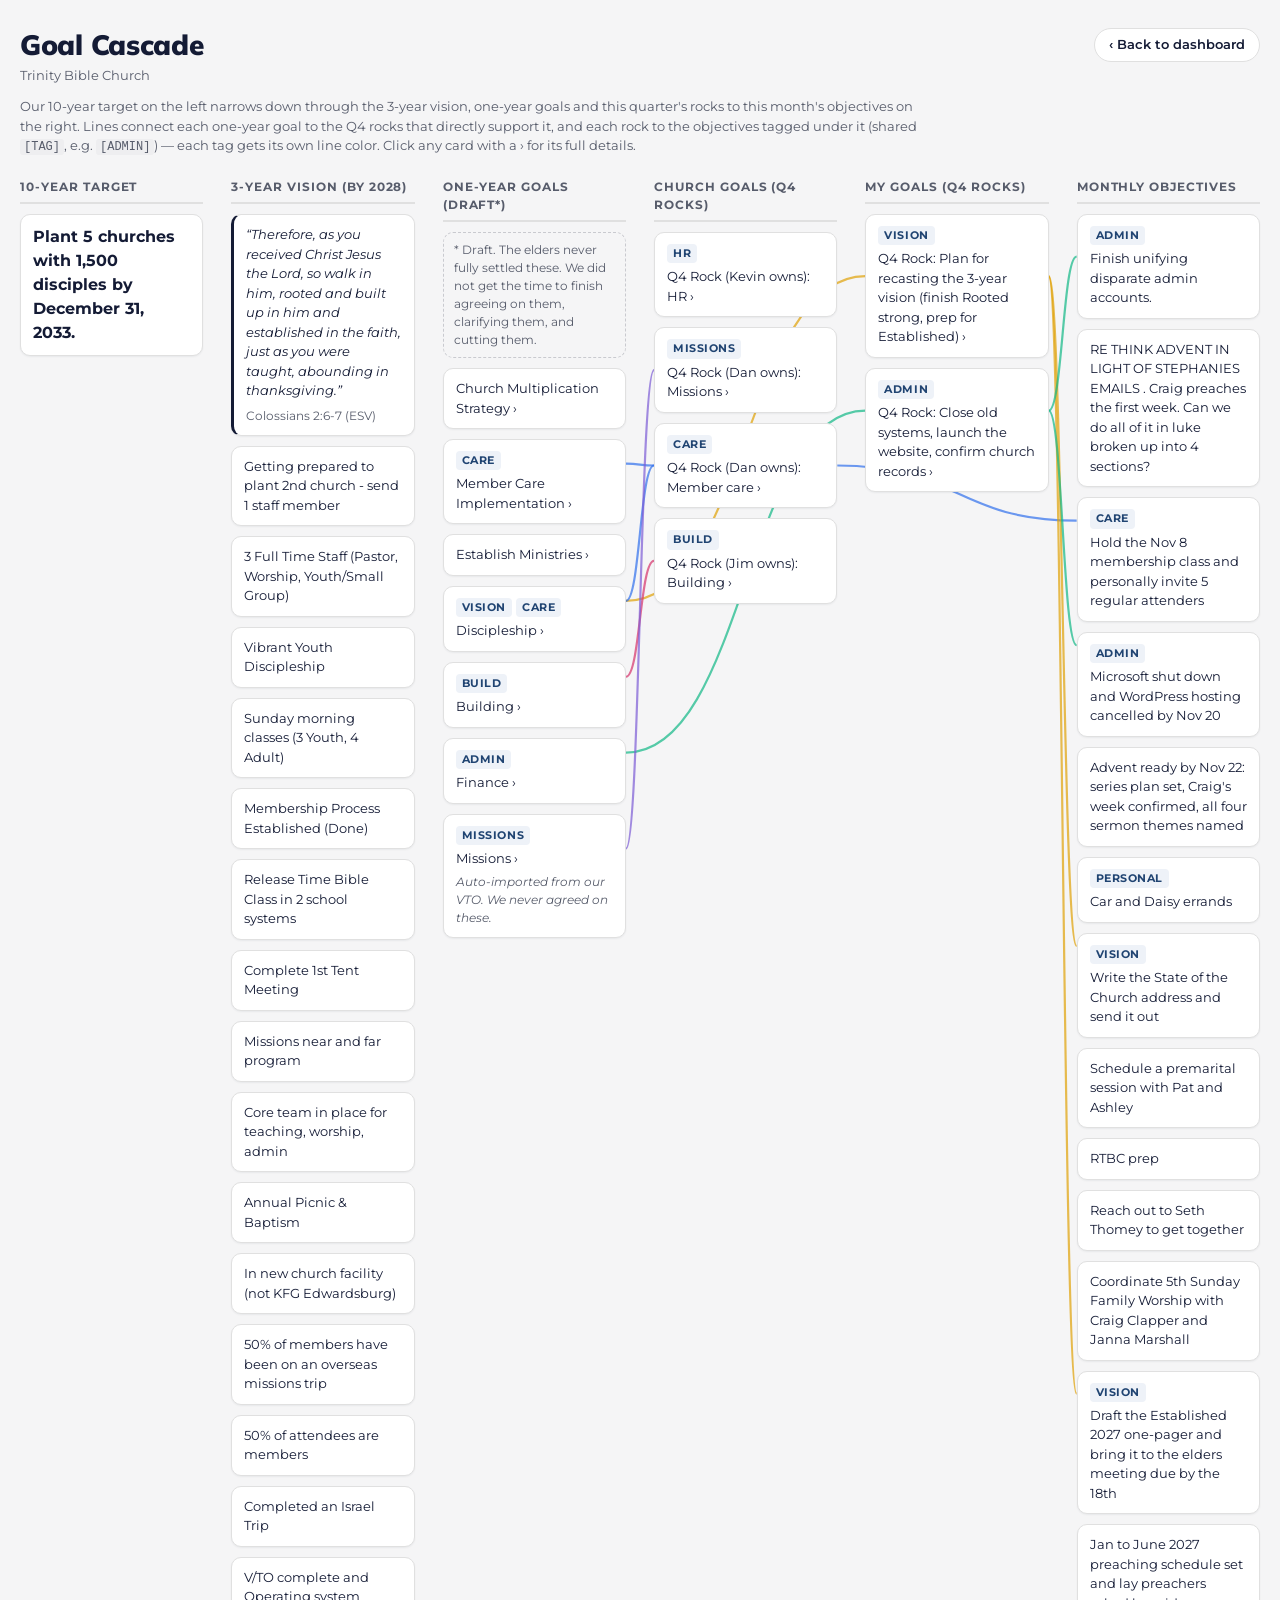
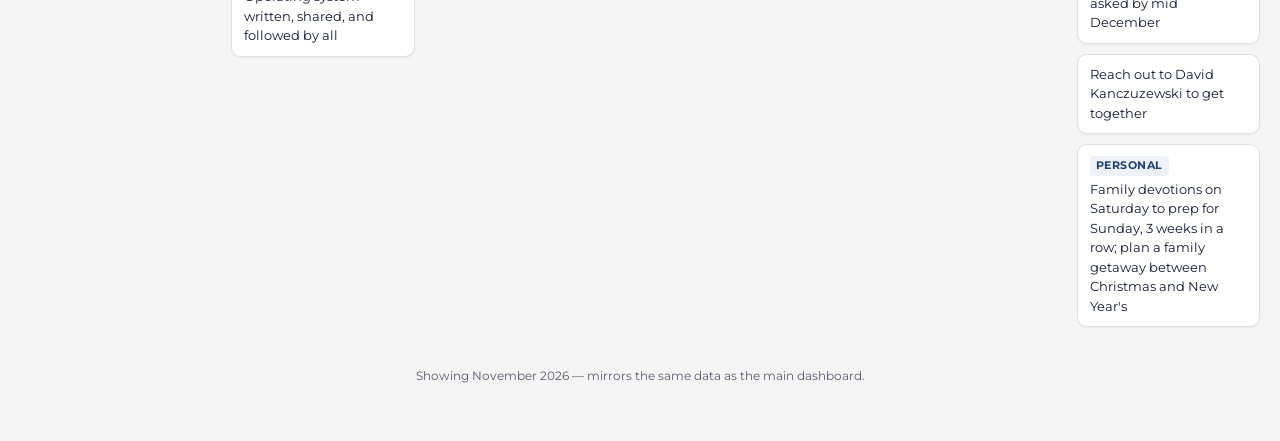
<file: cascade.html>
<!DOCTYPE html>
<html lang="en">
<head>
<meta charset="utf-8">
<meta name="viewport" content="width=device-width, initial-scale=1">
<meta name="robots" content="noindex, nofollow">
<title>Goal Cascade</title>
<link rel="stylesheet" href="site.css">
<style>
  .wrap{max-width:1800px;margin:0 auto;padding:28px 20px 56px}
  @media(max-width:600px){.wrap{padding:20px 16px 48px}}
  header.top{display:flex;flex-wrap:wrap;align-items:flex-start;justify-content:space-between;gap:12px;margin-bottom:6px}
  .subtitle{color:var(--muted);font-size:var(--fs-sm);margin-top:4px}
  .legend{color:var(--muted);font-size:var(--fs-sm);margin:12px 0 22px;max-width:900px}
  .legend code{font-size:var(--fs-xs);background:var(--neutral-soft);padding:1px 4px;border-radius:3px}

  /* six lanes share the width; below 1100px they stack and the connector lines are hidden */
  .cascade{display:flex;gap:28px;align-items:flex-start;position:relative}
  .lane{flex:1 1 0;min-width:0;display:flex;flex-direction:column;gap:10px;position:relative;z-index:1}
  .lane-head{padding-bottom:6px;border-bottom:2px solid var(--line)}
  @media(max-width:1099px){
    .cascade{flex-direction:column;gap:28px}
    .lane{width:100%;display:grid;grid-template-columns:repeat(auto-fill,minmax(240px,1fr));gap:10px}
    .lane>.lane-head,.lane>.draft-note,.lane>.verse-card{grid-column:1/-1}
    svg.links{display:none}
  }

  .lcard{background:var(--card);border:1px solid var(--line);border-radius:var(--radius);padding:10px 12px;
    font-size:var(--fs-sm);box-shadow:var(--shadow);position:relative;cursor:default;transition:box-shadow .15s ease;overflow-wrap:anywhere}
  .lcard.clickable{cursor:pointer}
  .lcard.clickable:hover{border-color:var(--line-strong)}
  .lcard.lit{box-shadow:0 0 0 2px var(--accent-ring, var(--blue))}
  .lcard.ten-item{font-size:var(--fs-lg);font-weight:700;color:var(--navy)}
  .lcard .subnote{display:block;font-size:var(--fs-xs);font-style:italic;color:var(--muted);margin-top:4px}
  .verse-card{border-left:3px solid var(--navy);font-style:italic}
  .verse-cite{display:block;font-style:normal;font-size:var(--fs-xs);color:var(--muted);margin-top:6px}
  .draft-note{font-size:var(--fs-xs);color:var(--muted);border:1px dashed var(--line-strong);border-radius:var(--radius);padding:8px 10px}
  .empty-lane{color:var(--muted);font-size:var(--fs-sm);font-style:italic;padding:10px 4px}

  svg.links{position:absolute;top:0;left:0;width:100%;height:100%;pointer-events:none;overflow:visible;z-index:0}
  svg.links path{fill:none;stroke-width:2.2;opacity:.7;transition:opacity .15s ease,stroke-width .15s ease}
  svg.links path.active{opacity:1;stroke-width:3.4}
</style>
</head>
<body>
<div class="wrap">
  <header class="top">
    <div>
      <h1>Goal Cascade</h1>
      <div class="subtitle" id="hSub"></div>
    </div>
    <a class="pill-btn" href="index.html">&lsaquo; Back to dashboard</a>
  </header>
  <div class="legend">Our 10-year target on the left narrows down through the 3-year vision, one-year goals and this quarter's rocks to this month's objectives on the right. Lines connect each one-year goal to the Q4 rocks that directly support it, and each rock to the objectives tagged under it (shared <code>[TAG]</code>, e.g. <code>[ADMIN]</code>) — each tag gets its own line color. Click any card with a &rsaquo; for its full details.</div>
  <div class="stage">
    <div class="cascade" id="cascade"></div>
  </div>
  <footer class="site-foot" id="foot"></footer>
</div>

<div class="modal-overlay" id="modalOverlay">
  <div class="modal-box" role="dialog" aria-modal="true" aria-labelledby="modalTitle">
    <div class="modal-head"><span id="modalTitle"></span><button class="modal-close" id="modalClose" type="button" aria-label="Close">&times;</button></div>
    <div class="modal-body" id="modalBody"></div>
  </div>
</div>

<script>
function esc(s){return (s||'').replace(/[&<>]/g,c=>({'&':'&amp;','<':'&lt;','>':'&gt;'}[c]));}

function openModal(title,bodyHtml){
  document.getElementById('modalTitle').textContent=title;
  document.getElementById('modalBody').innerHTML=bodyHtml;
  document.getElementById('modalOverlay').classList.add('open');
}
function closeModal(){document.getElementById('modalOverlay').classList.remove('open');}
document.getElementById('modalClose').addEventListener('click',closeModal);
document.getElementById('modalOverlay').addEventListener('click',e=>{if(e.target.id==='modalOverlay')closeModal();});
document.addEventListener('keydown',e=>{if(e.key==='Escape')closeModal();});

function renderBulletText(text){
  if(!text || !text.trim()) return '<p class="empty">No additional details.</p>';
  const lines=text.replace(/\r\n/g,'\n').split('\n');
  let out='', open=[];
  lines.forEach(raw=>{
    const m=raw.match(/^(\s*)\*\s*(.*)$/);
    if(!m) return;
    const content=m[2].trim();
    if(!content) return;
    const level=m[1].length>=4?1:0;
    while(open.length>level+1){out+='</ul>';open.pop();}
    while(open.length<level+1){out+='<ul>';open.push(level);}
    out+=`<li>${esc(content)}</li>`;
  });
  while(open.length){out+='</ul>';open.pop();}
  return out || '<p class="empty">No additional details.</p>';
}

// A leading [TAG] (or several) on a title doubles as this item's cascade
// connector key, skipping month/year tags like [Nov] or [2027] which are
// just filing labels, not a goal category.
const SKIP_TAG = /^(JAN|FEB|MAR|APR|MAY|JUN|JUL|AUG|SEP|OCT|NOV|DEC|20\d\d|QG\d+)$/i;
function tagsOf(it){
  const tags=[];
  const re=/\[([A-Za-z0-9/]+)\]/g;
  let m;
  while((m=re.exec(it.title||''))){
    const t=m[1].toUpperCase();
    if(!SKIP_TAG.test(t)) tags.push(t);
  }
  return tags;
}
function ownerOf(it){
  let m=/\(([^)]+?)\s+owns\)/i.exec(it.title||'');
  if(m) return m[1].trim();
  m=/Owner:\s*([A-Za-z]+)/i.exec(it.details||'');
  if(m) return m[1].trim();
  return 'Geb';
}
function isMine(it){ return /^geb$/i.test(ownerOf(it)); }

fetch('objectives-history.json').then(r=>r.json()).then(DATA=>{
  document.getElementById('hSub').textContent = DATA.subtitle || '';
  const pref = DATA.activeMonth;
  const m = DATA.months.find(x=>x.key===pref) || DATA.months[DATA.months.length-1];
  document.getElementById('foot').textContent = 'Showing ' + (m ? m.label : '') + ' — mirrors the same data as the main dashboard.';

  const items = (m && m.items) || [];
  const CAS = DATA.cascade || {};
  const ORDER = CAS.rockOrder || [];
  const rank = it=>{const t=tagsOf(it)[0]; const i=ORDER.indexOf(t); return i<0?99:i;};
  const quarterly = items.filter(it=>it.status==='quarterly').sort((a,b)=>rank(a)-rank(b));
  const elders = quarterly.filter(it=>!isMine(it));
  const mine = quarterly.filter(it=>isMine(it));
  const monthly = items.filter(it=>it.status!=='quarterly');
  const vision = (DATA.vision && DATA.vision.results) || [];

  let uid=0;
  function card(it, cls){
    const id='lc'+(uid++);
    const tags=tagsOf(it);
    const tagHtml=tags.map(t=>`<span class="chip">${esc(t)}</span>`).join('');
    const text=(it.title||'').replace(/^(\s*\[[^\]]+\]\s*)+/,'').trim() || it.title;
    const hasDetails=!!(it.details && it.details.trim());
    const arrow=hasDetails?' &rsaquo;':'';
    return {id, tags, html:`<div class="lcard ${cls}${hasDetails?' clickable':''}" id="${id}" ${hasDetails?`data-title="${esc(it.title)}"`:''}>${tagHtml?('<div>'+tagHtml+'</div>'):''}${esc(text)}${arrow}</div>`};
  }

  const visionLane = vision.length
    ? vision.map(v=>`<div class="lcard vision-item">${esc(v)}</div>`).join('')
    : '<div class="empty-lane">No vision items set.</div>';

  const verseHtml = (DATA.vision && DATA.vision.verse)
    ? `<div class="lcard verse-card">&ldquo;${esc(DATA.vision.verse)}&rdquo;<span class="verse-cite">${esc(DATA.vision.reference||'')}</span></div>`
    : '';

  const eldersCards = elders.length ? elders.map(it=>card(it,'')) : [];
  const mineCards = mine.length ? mine.map(it=>card(it,'')) : [];
  const monthlyCards = monthly.length ? monthly.map(it=>card(it,'')) : [];

  function laneHtml(label, dotCls, cardsOrHtml, emptyMsg){
    const body = Array.isArray(cardsOrHtml)
      ? (cardsOrHtml.length ? cardsOrHtml.map(c=>c.html).join('') : `<div class="empty-lane">${emptyMsg}</div>`)
      : cardsOrHtml;
    return `<div class="lane ${dotCls}"><div class="lane-head label">${label}</div>${body}</div>`;
  }

  const ten = CAS.tenYear;
  const tenLane = ten ? `<div class="lcard ten-item">${esc(ten.target)}</div>` : '<div class="empty-lane">No 10-year target set.</div>';
  const oy = CAS.oneYear || {};
  const oyGoals = oy.goals || [];
  function subList(arr){
    return '<ul>'+arr.map(s=> typeof s==='string' ? `<li>${esc(s)}</li>` : `<li>${esc(s.text)}${s.sub&&s.sub.length?subList(s.sub):''}</li>`).join('')+'</ul>';
  }
  const oyLane = (oy.draftNote?`<div class="draft-note">* ${esc(oy.draftNote)}</div>`:'') +
    (oyGoals.length ? oyGoals.map((g,i)=>`<div class="lcard clickable" id="oy${i}">${(g.rocks||[]).length?'<div>'+g.rocks.map(r=>`<span class="chip">${esc(r)}</span>`).join('')+'</div>':''}${esc(g.title)} &rsaquo;${g.note?`<span class="subnote">${esc(g.note)}</span>`:''}</div>`).join('') : '<div class="empty-lane">No one-year goals set.</div>');
  document.getElementById('cascade').innerHTML =
    laneHtml('10-Year Target','ten', tenLane, '') +
    laneHtml('3-Year Vision'+(CAS.threeYearDue?' (by '+esc(CAS.threeYearDue)+')':''),'vision', verseHtml+visionLane, 'No vision items set.') +
    laneHtml('One-Year Goals (draft*)','oneyear', oyLane, '') +
    laneHtml('Church Goals (Q4 Rocks)','elders', eldersCards, 'No elder-owned quarterly goals right now.') +
    laneHtml('My Goals (Q4 Rocks)','mine', mineCards, 'No goals of yours in the quarterly list right now.') +
    laneHtml('Monthly Objectives','monthly', monthlyCards, 'No objectives set this month.');

  // wire up click-for-details on any card that has them
  function wire(list, cards){
    cards.forEach((c,i)=>{
      const el=document.getElementById(c.id);
      if(!el) return;
      const it=list[i];
      if(it.details && it.details.trim()){
        el.addEventListener('click',()=>openModal(it.title, renderBulletText(it.details)));
      }
    });
  }
  wire(elders, eldersCards);
  wire(mine, mineCards);
  oyGoals.forEach((g,i)=>{
    const el=document.getElementById('oy'+i);
    if(el) el.addEventListener('click',()=>openModal(g.title, (g.note?`<p class="empty">${esc(g.note)}</p>`:'')+subList(g.items||[])+(oy.draftNote?`<p class="empty">* ${esc(oy.draftNote)}</p>`:'')));
  });

  // draw connector lines: elders/mine -> monthly, matched on shared tag.
  // Each distinct tag gets its own color so overlapping connections stay readable.
  const TAG_PALETTE=['#2f6fed','#e0a106','#d6336c','#12b886','#7c5cd6','#fd7e14','#0ca5e9','#f03e3e','#2b8a3e'];
  const tagColor={};
  function colorForTag(tag){
    if(!tagColor[tag]) tagColor[tag]=TAG_PALETTE[Object.keys(tagColor).length % TAG_PALETTE.length];
    return tagColor[tag];
  }
  let CONNECTIONS=[];
  function drawLines(){
    // The SVG lives inside the scrolling .cascade box, so lines scroll with the cards.
    const host=document.getElementById('cascade');
    const old=host.querySelector('svg.links');
    if(old) old.remove();
    if(window.matchMedia('(max-width:1099px)').matches){ CONNECTIONS=[]; return; }
    const svg=document.createElementNS('http://www.w3.org/2000/svg','svg');
    svg.setAttribute('class','links');
    const W=host.scrollWidth, H=host.scrollHeight;
    svg.setAttribute('width', W); svg.setAttribute('height', H);
    svg.style.width=W+'px'; svg.style.height=H+'px';
    const hr=host.getBoundingClientRect();
    const ox=host.scrollLeft-hr.left, oy=host.scrollTop-hr.top;
    CONNECTIONS=[];
    function link(srcId, dstId, tag){
      const srcEl=document.getElementById(srcId), dstEl=document.getElementById(dstId);
      if(!srcEl || !dstEl) return;
      const sr=srcEl.getBoundingClientRect(), dr=dstEl.getBoundingClientRect();
      const x1=sr.right+ox, y1=sr.top+sr.height/2+oy;
      const x2=dr.left+ox, y2=dr.top+dr.height/2+oy;
      const mx=(x1+x2)/2;
      const color=colorForTag(tag);
      const path=document.createElementNS('http://www.w3.org/2000/svg','path');
      path.setAttribute('d', `M${x1},${y1} C${mx},${y1} ${mx},${y2} ${x2},${y2}`);
      path.setAttribute('stroke', color);
      svg.appendChild(path);
      CONNECTIONS.push({srcId, dstId, color, pathEl:path});
    }
    const rockCards=eldersCards.concat(mineCards);
    // one-year goal -> the Q4 rocks that directly support it
    oyGoals.forEach((g,i)=>{
      (g.rocks||[]).forEach(tag=>{
        rockCards.forEach(rc=>{ if(rc.tags.includes(tag)) link('oy'+i, rc.id, tag); });
      });
    });
    // Q4 rock -> this month's objectives with the same tag
    rockCards.forEach(sc=>{
      monthlyCards.forEach(mc=>{
        const shared=sc.tags.find(t=>mc.tags.includes(t));
        if(shared) link(sc.id, mc.id, shared);
      });
    });
    host.appendChild(svg);
  }
  requestAnimationFrame(drawLines);
  let resizeT;
  window.addEventListener('resize', ()=>{ clearTimeout(resizeT); resizeT=setTimeout(drawLines,150); });

  // Hovering a connected card lights up its line(s) and the card at the other end.
  function setHighlight(cardId, on){
    CONNECTIONS.forEach(c=>{
      if(c.srcId!==cardId && c.dstId!==cardId) return;
      c.pathEl.classList.toggle('active', on);
      const otherId = c.srcId===cardId ? c.dstId : c.srcId;
      const otherEl = document.getElementById(otherId);
      if(!otherEl) return;
      if(on){ otherEl.classList.add('lit'); otherEl.style.setProperty('--accent-ring', c.color); }
      else { otherEl.classList.remove('lit'); otherEl.style.removeProperty('--accent-ring'); }
    });
  }
  const cascadeEl=document.getElementById('cascade');
  cascadeEl.addEventListener('mouseover', e=>{
    const card=e.target.closest('.lcard[id]');
    if(card) setHighlight(card.id, true);
  });
  cascadeEl.addEventListener('mouseout', e=>{
    const card=e.target.closest('.lcard[id]');
    if(card && !card.contains(e.relatedTarget)) setHighlight(card.id, false);
  });
}).catch(err=>{
  document.getElementById('cascade').innerHTML = '<div class="empty-lane">Could not load objectives-history.json: '+esc(err.message)+'</div>';
});
</script>
</body>
</html>
</file>
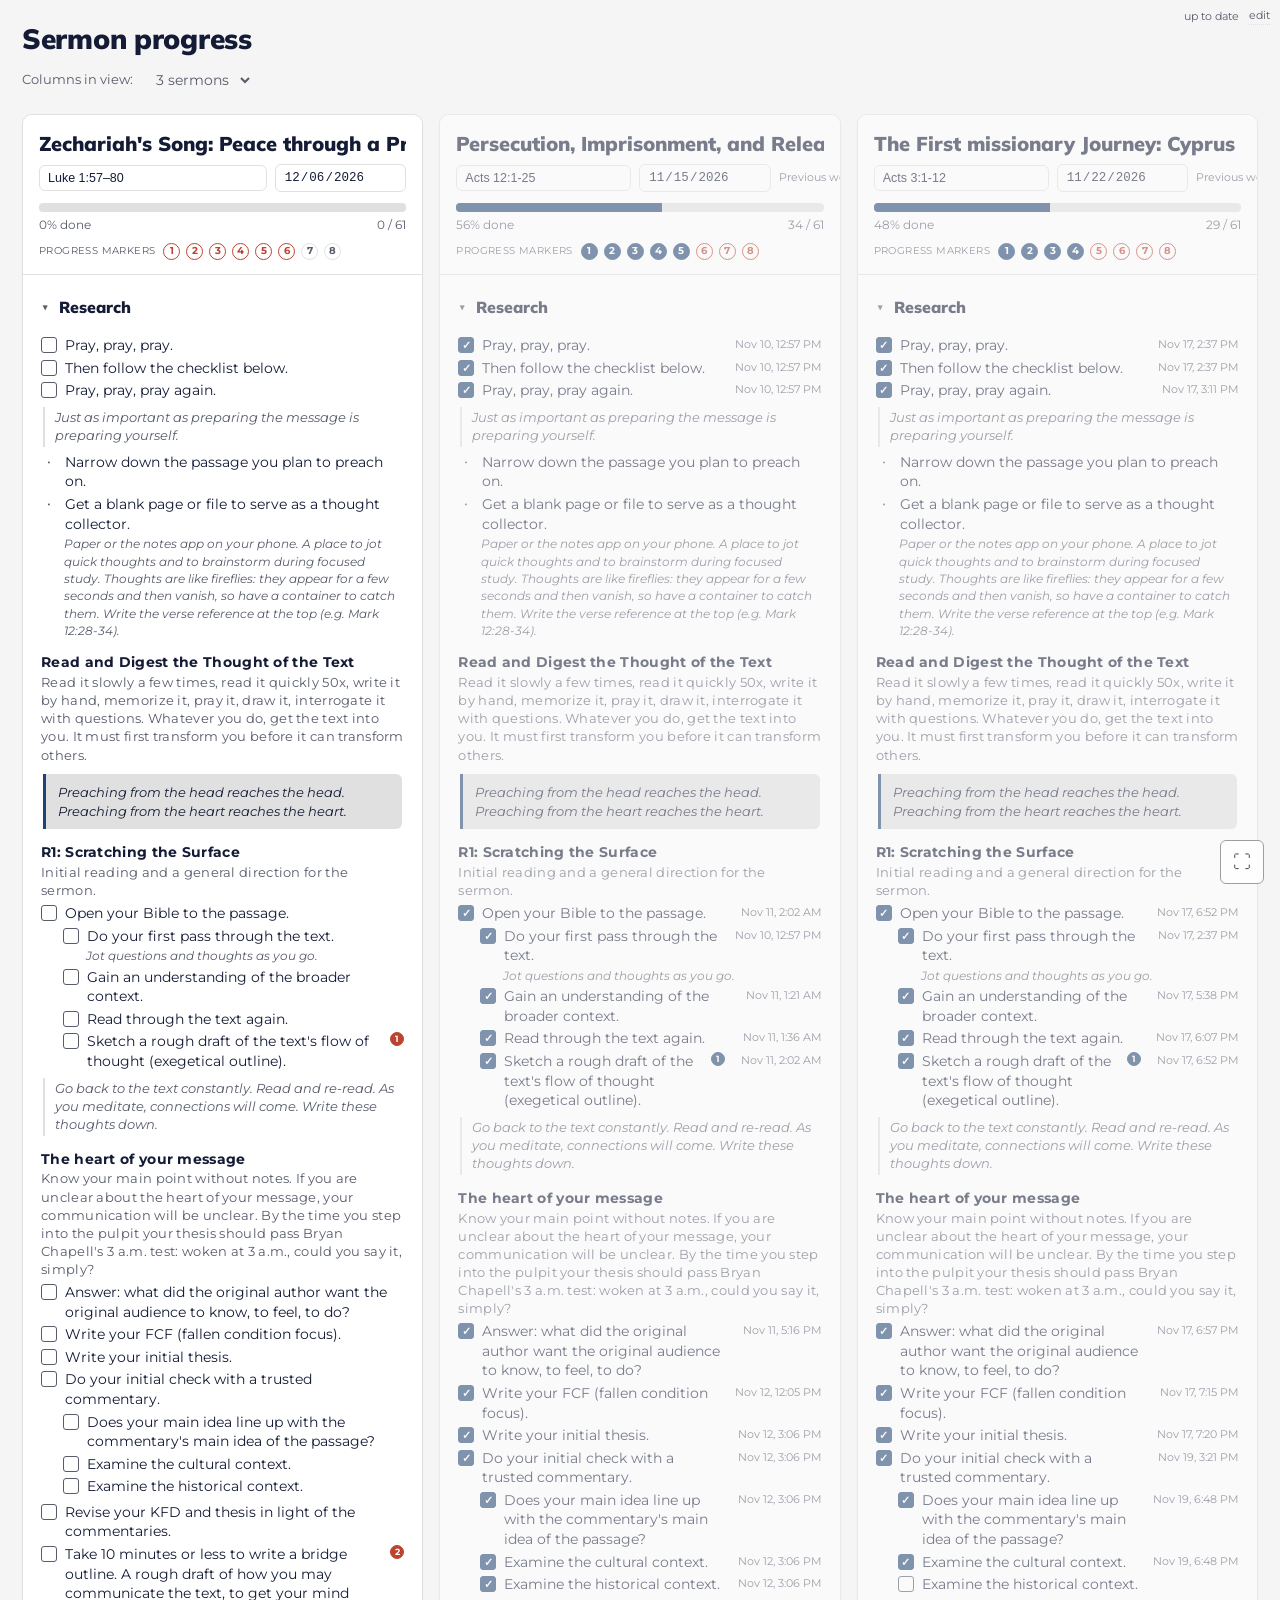
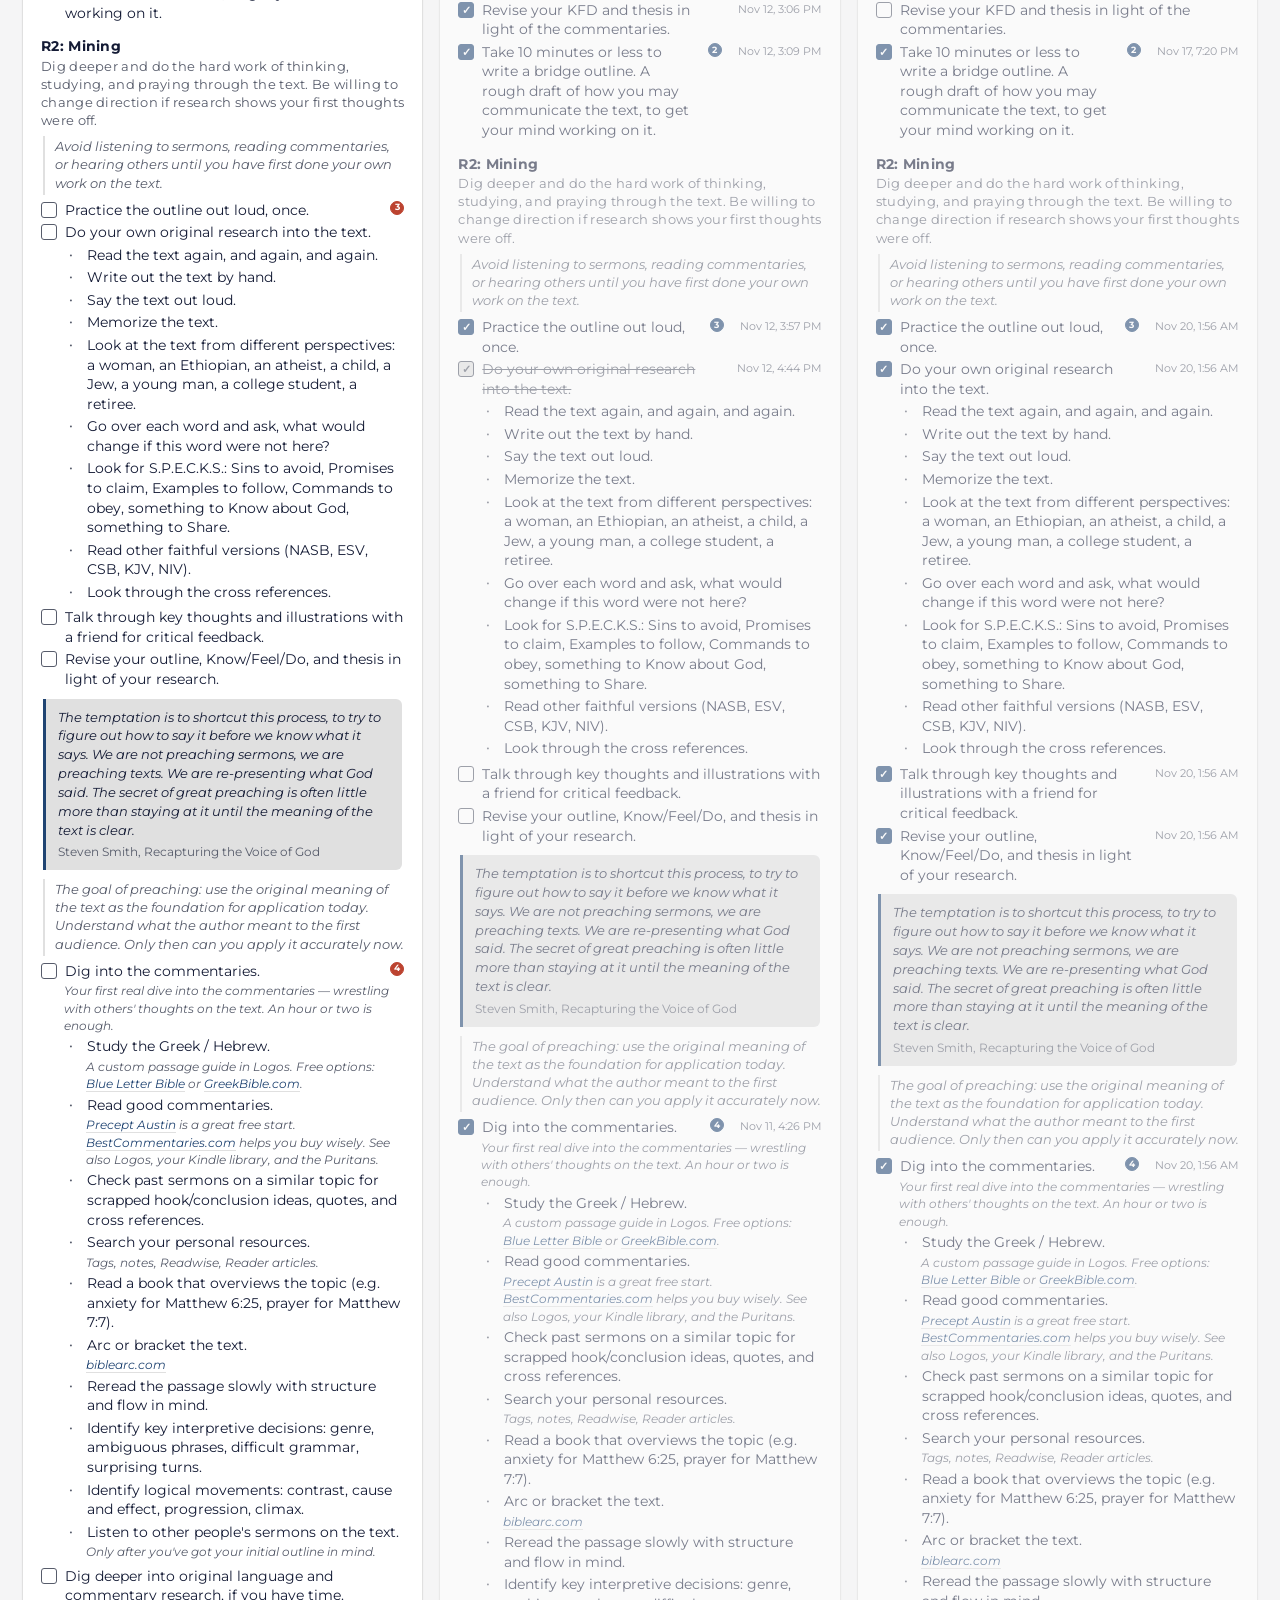
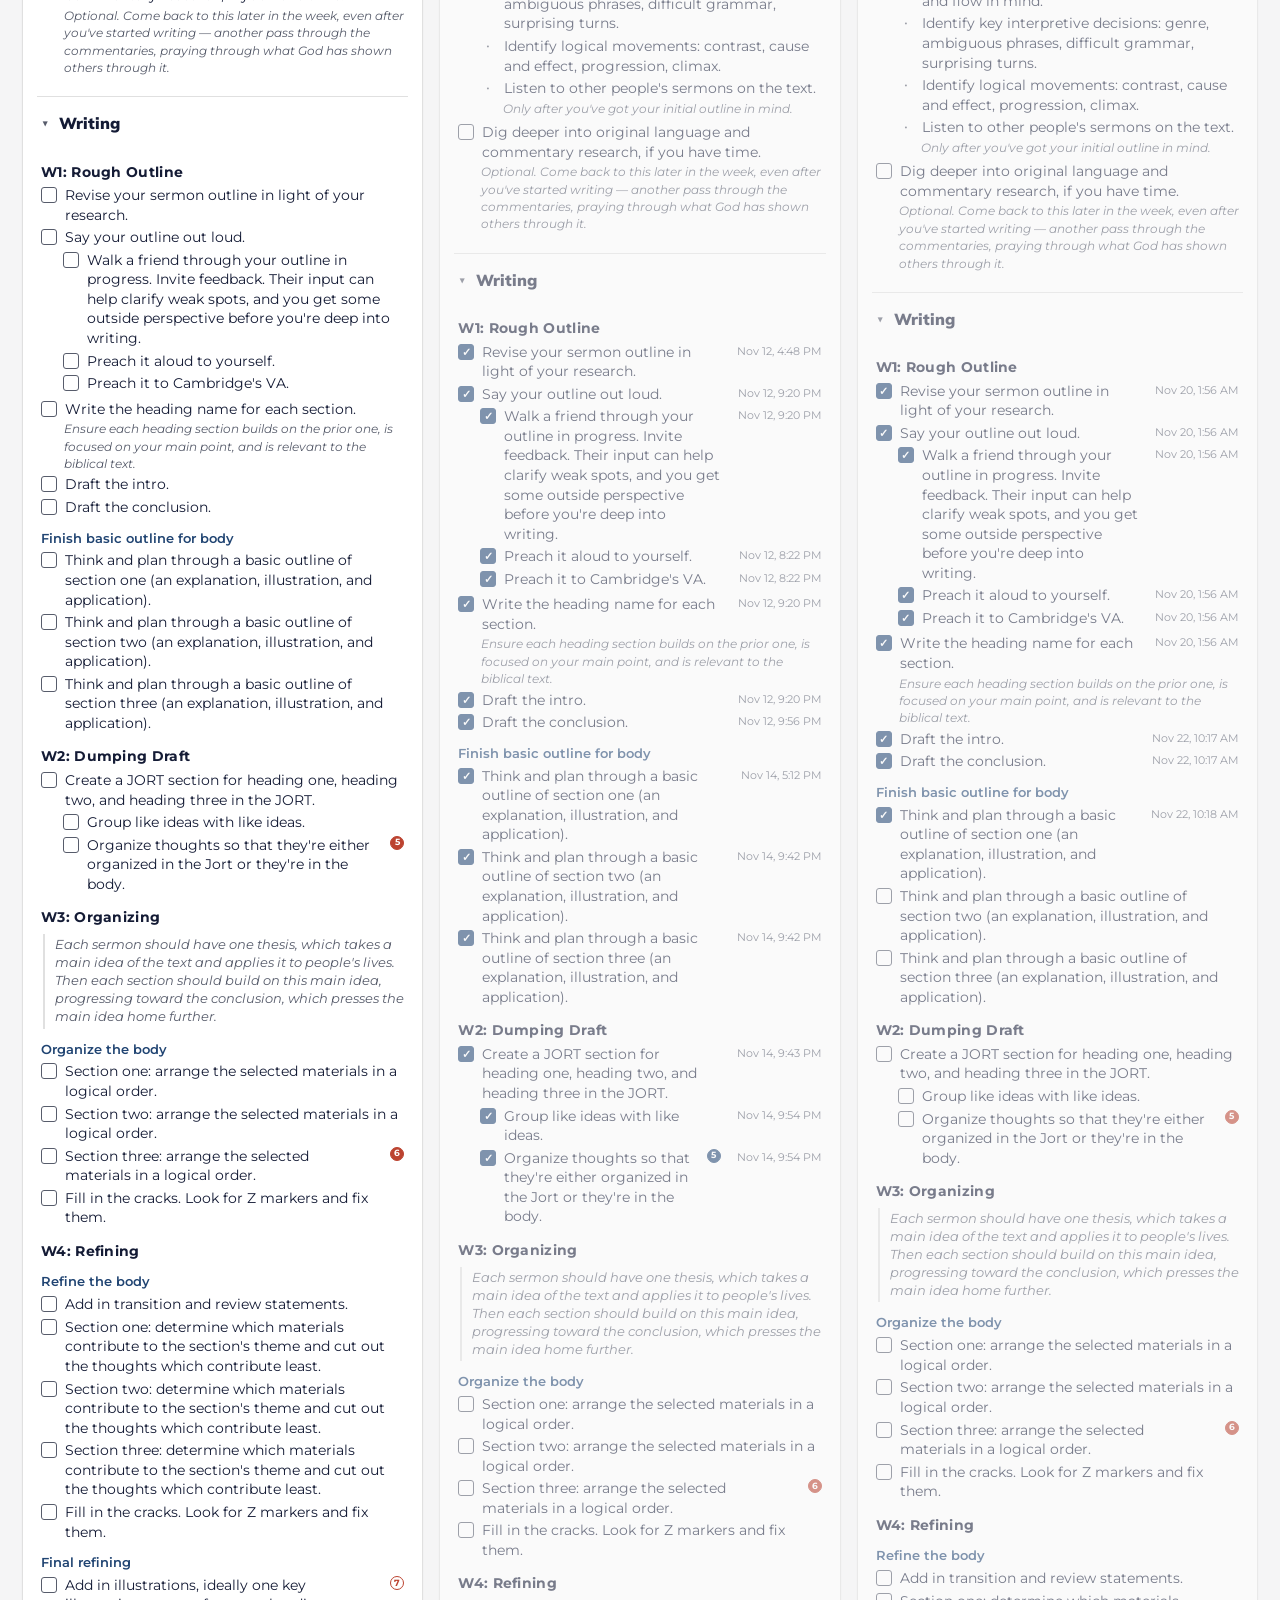
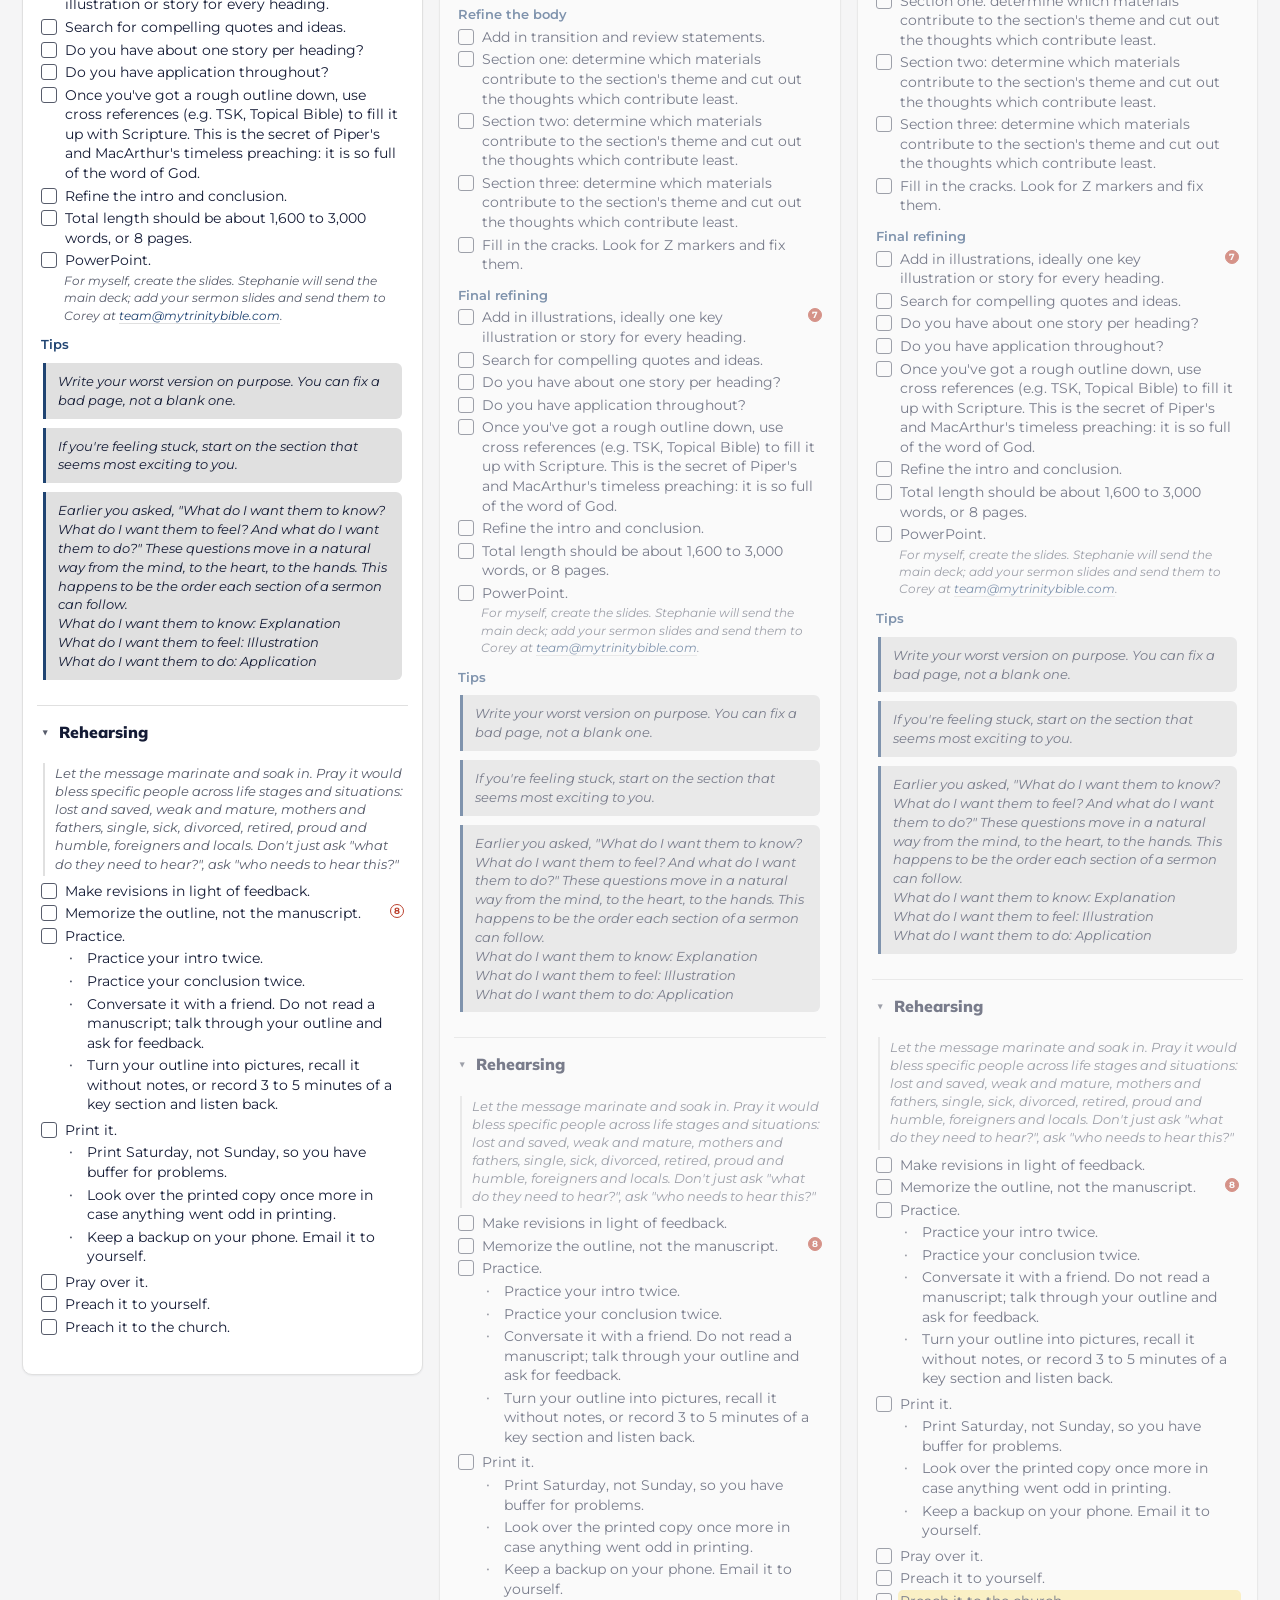
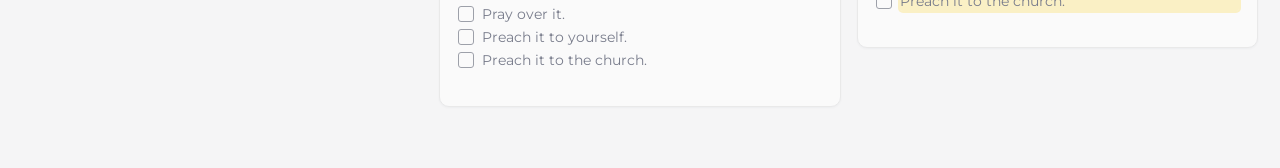
<file: sermon-board.html>
<!DOCTYPE html>
<html lang="en">
<head>
<meta charset="utf-8"/>
<meta name="viewport" content="width=device-width, initial-scale=1"/>
<meta name="robots" content="noindex, nofollow"/>
<title>Sermon progress</title>
<link rel="stylesheet" href="site.css"/>
<script>if(window.self!==window.top)document.documentElement.classList.add("embedded");</script>
<style>
  /* colors and type come from site.css; these names are the board's own aliases */
  :root{
    --bg:var(--page);
    --accent:var(--blue);
  }
  *{box-sizing:border-box}
  body{
    margin:0;background:var(--bg);color:var(--ink);
    font-family:var(--font-body);
    line-height:1.45;
  }
  .page{max-width:100%;padding:22px 22px 60px}
  h1.sitehead{
    font-size:var(--fs-2xl);margin:0 0 8px;
  }
  .sub{color:var(--muted);font-size:13px;margin:0 0 16px}
  html.embedded h1.sitehead{display:none}
  html.embedded .page{padding:14px 16px 20px}
  .toolbar{
    display:flex;gap:10px;align-items:center;flex-wrap:wrap;
    margin:0 0 18px;
  }
  .toolbar label{font-size:13px;color:var(--muted)}
  select,button{font:inherit}
  button{
    border:1px solid var(--line);background:var(--card);color:var(--ink);
    border-radius:6px;padding:6px 11px;cursor:pointer;font-size:13px;
  }
  button:hover{border-color:var(--accent)}
  select{border:1px solid var(--line);background:var(--card);border-radius:6px;padding:5px 8px}

  .toolbar{position:relative;z-index:10002}
  .toolbar button, .toolbar select{
    border-color:transparent;background:transparent;color:var(--muted);
  }
  .toolbar button:hover{background:var(--line);color:var(--ink);border-color:transparent}
  .toolbar select:hover{border-color:var(--line)}
  #torchToggle.active{background:var(--ink);color:var(--card);border-color:var(--ink)}
  #torchOverlay{
    position:fixed;inset:0;z-index:9997;pointer-events:none;
    opacity:0;transition:opacity .35s ease;
    background:
      radial-gradient(circle 480px at var(--torch-x,50%) var(--torch-y,50%),
        rgba(255,205,140,.13) 0%,
        rgba(255,190,120,.05) 28%,
        rgba(12,9,5,.66) 52%,
        rgba(7,5,3,.96) 82%,
        rgba(5,4,3,.985) 100%);
  }
  body.torch-on #torchOverlay{opacity:1}
  #torchOverlay .torch-core{
    position:absolute;left:var(--torch-x,50%);top:var(--torch-y,50%);
    width:260px;height:260px;margin:-130px 0 0 -130px;border-radius:50%;
    background:radial-gradient(circle,
      rgba(255,180,90,.5) 0%,
      rgba(255,160,80,.22) 42%,
      rgba(255,160,80,0) 74%);
    animation:torchFlicker 4.5s ease-in-out infinite;
  }
  @keyframes torchFlicker{
    0%,100%{opacity:.88}
    23%{opacity:.78}
    47%{opacity:1}
    68%{opacity:.82}
    85%{opacity:.94}
  }
  @media print{ #torchOverlay{display:none} }

  .board{display:flex;gap:16px;align-items:flex-start}
  .col{
    flex:1 1 0;min-width:0;
    background:var(--card);border:1px solid var(--line);border-radius:var(--radius);
    box-shadow:var(--shadow);overflow:hidden;
  }
  .col.hidden{display:none}
  .col-head{padding:14px 16px;border-bottom:1px solid var(--line);background:var(--card)}
  .col-head .title{
    width:100%;border:none;background:transparent;color:var(--ink);
    font-family:var(--font-head);font-size:var(--fs-xl);font-weight:900;padding:2px 0;
  }
  .col-head .title:focus{outline:none;border-bottom:1px dashed var(--accent)}
  .metarow{display:flex;gap:8px;margin-top:6px;align-items:center}
  .metarow input{
    flex:1 1 auto;border:1px solid var(--line);border-radius:6px;background:var(--card);
    padding:5px 8px;font-size:12.5px;color:var(--ink);
  }
  .metarow input.date{flex:0 0 130px}
  .metarow input:focus{outline:none;border-color:var(--accent)}
  .overdueBadge{font-size:11px;color:var(--muted);white-space:nowrap}
  .col.overdue{opacity:.55;transition:opacity .2s}
  .progwrap{margin-top:11px}
  .progbar{height:9px;background:var(--line);border-radius:4px;overflow:hidden}
  .progfill{height:100%;width:0;background:var(--accent);transition:width .25s}
  .progtext{display:flex;justify-content:space-between;font-size:11.5px;color:var(--muted);margin-top:5px}
  .markers{display:flex;gap:6px;align-items:center;margin-top:9px;flex-wrap:wrap}
  .markers .mklabel{font-size:10px;color:var(--muted);margin-right:2px;letter-spacing:.4px;text-transform:uppercase}
  .markers .mk{
    width:17px;height:17px;border-radius:50%;font-size:9.5px;font-weight:700;
    display:flex;align-items:center;justify-content:center;
    border:1.5px solid var(--line);color:var(--muted);cursor:pointer;
    transition:transform .12s ease, border-color .12s ease, color .12s ease, box-shadow .12s ease;
  }
  .markers .mk:hover{transform:scale(1.22)}
  .markers .mk:not(.mk-done):not(.mk-late):hover{border-color:var(--accent);color:var(--accent)}
  .markers .mk.mk-done{background:var(--accent);border-color:var(--accent);color:#fff}
  .markers .mk.mk-done:hover{box-shadow:0 0 0 3px rgba(32,68,114,.2)}
  .markers .mk.mk-late{border-color:var(--late);color:var(--late)}
  .markers .mk.mk-late:hover{box-shadow:0 0 0 3px rgba(188,67,48,.2)}

  /* inline flag on the checklist row a progress marker is tied to */
  .markerflag{
    display:inline-flex;align-items:center;justify-content:center;flex:0 0 auto;
    width:14px;height:14px;border-radius:50%;margin-left:6px;
    border:1.5px solid var(--late);color:var(--late);background:transparent;
    font-size:8.5px;font-weight:700;line-height:1;
  }
  .markerflag.markerflag-done{background:var(--accent);border-color:var(--accent);color:#fff}
  .markerflag.markerflag-late{background:var(--late);border-color:var(--late);color:#fff}
  @keyframes markerFlash{ 0%,100%{background:transparent} 25%{background:rgba(188,67,48,.2)} }
  li.task.marker-flash{animation:markerFlash 1.6s ease}
  .col-actions{display:flex;gap:8px;margin-top:10px}
  .col-actions button{font-size:12px;padding:4px 9px}

  .col-body{padding:6px 14px 16px}
  details.stage{border-bottom:1px solid var(--line);padding:4px 0}
  details.stage:last-child{border-bottom:none}
  details.stage>summary{
    list-style:none;cursor:pointer;padding:11px 6px;display:flex;align-items:center;gap:9px;
    font-family:var(--font-head);font-size:var(--fs-lg);font-weight:900;border-radius:6px;color:var(--navy);
  }
  details.stage>summary::-webkit-details-marker{display:none}
  details.stage>summary .chev{transition:transform .2s;color:var(--muted);font-size:12px}
  details.stage[open]>summary .chev{transform:rotate(90deg)}
  .stage-inner{padding:2px 4px 12px}

  .phase{font-weight:700;font-size:13.5px;margin:14px 0 3px;letter-spacing:.3px}
  .phase .desc{font-weight:400;color:var(--muted);font-size:12.5px;display:block;margin-top:1px}
  .secthead{font-weight:600;font-size:13px;margin:11px 0 4px;color:var(--accent)}
  .note{
    font-size:12.5px;color:var(--muted);font-style:italic;
    border-left:2px solid var(--line);padding:2px 0 2px 10px;margin:6px 0 6px 2px;
  }
  blockquote.q{
    margin:9px 2px;padding:9px 12px;background:var(--line);border-left:3px solid var(--accent);
    border-radius:0 6px 6px 0;font-style:italic;font-size:13px;color:var(--ink);
  }
  blockquote.q .cite{display:block;font-style:normal;font-size:11.5px;color:var(--muted);margin-top:5px}

  ul.tasks{list-style:none;margin:4px 0;padding:0}
  ul.tasks ul.tasks{margin:2px 0 6px 22px}
  li.task{margin:3px 0}
  label.cb{display:flex;gap:8px;align-items:flex-start;cursor:pointer;font-size:13.5px}
  label.cb .box{margin:1px 0 0;flex:0 0 auto;width:16px;height:16px;border:1.5px solid var(--muted);border-radius:3px;background:var(--card);position:relative;cursor:pointer;transition:background .12s,border-color .12s}
  label.cb .box::after{position:absolute;left:50%;top:50%;transform:translate(-50%,-50%);line-height:1}
  li.task.done>label.cb .box{background:var(--accent);border-color:var(--accent)}
  li.task.done>label.cb .box::after{content:"✓";color:#fff;font-size:11px;font-weight:700}
  li.task.skip>label.cb .box{background:var(--line)}
  li.task.skip>label.cb .box::after{content:"✓";color:var(--muted);font-size:11px;font-weight:700}
  label.cb .txt{flex:1 1 auto;cursor:pointer;-webkit-user-select:none;user-select:none}
  label.cb .stamp{flex:0 0 auto;padding-left:8px;font-size:11px;line-height:1.6;color:var(--muted);white-space:nowrap}
  label.cb .stamp:empty{display:none}
  li.task.skip>label.cb .txt{text-decoration:line-through;color:var(--muted)}
  li.task.hl>label.cb .txt, li.task.hl>.refline .txt{background:rgba(255,205,0,.38);border-radius:3px;box-shadow:0 0 0 2px rgba(255,205,0,.38)}
  li.task.selected{background:rgba(32,68,114,.08);border-radius:4px;box-shadow:0 0 0 1px rgba(32,68,114,.18) inset}
  body.readonly label.cb,body.readonly label.cb .box{cursor:default}
  body.readonly label.cb .txt{cursor:default}
  li.task.ref .refline{display:flex;gap:8px;align-items:flex-start;cursor:pointer;font-size:13.5px}
  li.task.ref .bullet{margin:1px 0 0;flex:0 0 auto;width:16px;text-align:center;color:var(--muted);font-size:13px;line-height:1.1}
  li.task.ref .txt{flex:1 1 auto;cursor:pointer;-webkit-user-select:none;user-select:none}
  body.readonly li.task.ref .refline{cursor:default}
  .subnote{font-size:12px;color:var(--muted);margin:1px 0 3px 23px;font-style:italic}
  a{color:var(--accent);text-decoration:none;border-bottom:1px solid var(--line)}
  a:hover{border-bottom-color:var(--accent)}

  .hint{font-size:12px;color:var(--muted);margin-top:24px;max-width:760px}
  .hint code{background:var(--line);padding:1px 5px;border-radius:3px}
  @media (max-width:640px){
    .page{padding:14px 12px 44px}
    .metarow input.date{flex:0 0 120px}
    #editbar{top:6px;right:8px}
  }
  /* narrow screens: stack the sermons, full height, no scroll box inside the page */
  @media (max-width:900px){
    .board{flex-direction:column;align-items:stretch;gap:12px}
    .col{flex:0 0 auto;width:100%}
  }
  /* a tall monitor turned to portrait (not when embedded in the dashboard): each sermon scrolls on its own */
  @media (orientation:portrait) and (min-width:901px){
    html:not(.embedded) .board{flex-direction:column;align-items:stretch}
    html:not(.embedded) .col{
      width:100%;flex:0 0 auto;
      max-height:90vh;display:flex;flex-direction:column;overflow:hidden;
    }
    html:not(.embedded) .col-head{flex:0 0 auto}
    html:not(.embedded) .col-body{flex:1 1 auto;overflow-y:auto}
  }
  @media print{
    .toolbar,.col-actions{display:none}
    body{background:#fff}
    .board{display:block}
    .col{box-shadow:none;page-break-inside:avoid;margin-bottom:18px;max-width:none}
    details.stage{}
  }
</style>
</head>
<body>
<div class="page">
  <h1 class="sitehead">Sermon progress</h1>

  <div class="toolbar">
    <label>Columns in view:</label>
    <select id="viewCount">
      <option value="1">1 sermon</option>
      <option value="2">2 sermons</option>
      <option value="3" selected>3 sermons</option>
    </select>
    <button id="expandAll">Expand all stages</button>
    <button id="collapseAll">Collapse all stages</button>
    <button id="torchToggle" type="button">Torch mode</button>
  </div>

  <div class="board" id="board"></div>
</div>

<script>
/* ---------- the checklist data ---------- */
const STAGES = [
  {
    key:"research", cls:"research", title:"Research",
    blocks:[
      {k:"task", t:"Pray, pray, pray."},
      {k:"task", t:"Then follow the checklist below."},
      {k:"task", t:"Pray, pray, pray again."},
      {k:"note", html:"Just as important as preparing the message is preparing yourself."},
      {k:"ref", t:"Narrow down the passage you plan to preach on."},
      {k:"ref", t:"Get a blank page or file to serve as a thought collector.",
        note:"Paper or the notes app on your phone. A place to jot quick thoughts and to brainstorm during focused study. Thoughts are like fireflies: they appear for a few seconds and then vanish, so have a container to catch them. Write the verse reference at the top (e.g. Mark 12:28-34)."},
      {k:"head", title:"Read and Digest the Thought of the Text",
        desc:"Read it slowly a few times, read it quickly 50x, write it by hand, memorize it, pray it, draw it, interrogate it with questions. Whatever you do, get the text into you. It must first transform you before it can transform others."},
      {k:"quote", html:"Preaching from the head reaches the head. Preaching from the heart reaches the heart."},

      {k:"phase", title:"R1: Scratching the Surface", desc:"Initial reading and a general direction for the sermon."},
      {k:"task", t:"Open your Bible to the passage.", subs:[
        {t:"Do your first pass through the text.", note:"Jot questions and thoughts as you go."},
        "Gain an understanding of the broader context.",
        "Read through the text again.",
        {t:"Sketch a rough draft of the text's flow of thought (exegetical outline).", marker:1}
      ]},
      {k:"note", html:"Go back to the text constantly. Read and re-read. As you meditate, connections will come. Write these thoughts down."},
      {k:"head", title:"The heart of your message",
        desc:"Know your main point without notes. If you are unclear about the heart of your message, your communication will be unclear. By the time you step into the pulpit your thesis should pass Bryan Chapell's 3 a.m. test: woken at 3 a.m., could you say it, simply?"},
      {k:"task", t:"Answer: what did the original author want the original audience to know, to feel, to do?"},
      {k:"task", t:"Write your FCF (fallen condition focus)."},
      {k:"task", t:"Write your initial thesis."},
      {k:"task", t:"Do your initial check with a trusted commentary.", subs:[
        "Does your main idea line up with the commentary's main idea of the passage?",
        "Examine the cultural context.",
        "Examine the historical context."
      ]},
      {k:"task", t:"Revise your KFD and thesis in light of the commentaries."},
      {k:"task", t:"Take 10 minutes or less to write a bridge outline. A rough draft of how you may communicate the text, to get your mind working on it.", marker:2},

      {k:"phase", title:"R2: Mining", desc:"Dig deeper and do the hard work of thinking, studying, and praying through the text. Be willing to change direction if research shows your first thoughts were off."},
      {k:"note", html:"Avoid listening to sermons, reading commentaries, or hearing others until you have first done your own work on the text."},
      {k:"task", t:"Practice the outline out loud, once.", marker:3},
      {k:"task", t:"Do your own original research into the text.", subs:[
        {t:"Read the text again, and again, and again.", ref:true},
        {t:"Write out the text by hand.", ref:true},
        {t:"Say the text out loud.", ref:true},
        {t:"Memorize the text.", ref:true},
        {t:"Look at the text from different perspectives: a woman, an Ethiopian, an atheist, a child, a Jew, a young man, a college student, a retiree.", ref:true},
        {t:"Go over each word and ask, what would change if this word were not here?", ref:true},
        {t:"Look for S.P.E.C.K.S.: Sins to avoid, Promises to claim, Examples to follow, Commands to obey, something to Know about God, something to Share.", ref:true},
        {t:"Read other faithful versions (NASB, ESV, CSB, KJV, NIV).", ref:true},
        {t:"Look through the cross references.", ref:true}
      ]},
      {k:"task", t:"Talk through key thoughts and illustrations with a friend for critical feedback."},
      {k:"task", t:"Revise your outline, Know/Feel/Do, and thesis in light of your research."},
      {k:"quote", html:"The temptation is to shortcut this process, to try to figure out how to say it before we know what it says. We are not preaching sermons, we are preaching texts. We are re-presenting what God said. The secret of great preaching is often little more than staying at it until the meaning of the text is clear.", cite:"Steven Smith, Recapturing the Voice of God"},
      {k:"note", html:"The goal of preaching: use the original meaning of the text as the foundation for application today. Understand what the author meant to the first audience. Only then can you apply it accurately now."},
      {k:"task", t:"Dig into the commentaries.", marker:4, note:"Your first real dive into the commentaries &mdash; wrestling with others' thoughts on the text. An hour or two is enough.", subs:[
        {t:"Study the Greek / Hebrew.", ref:true, note:"A custom passage guide in Logos. Free options: <a href='https://www.blueletterbible.org' target='_blank' rel='noopener'>Blue Letter Bible</a> or <a href='http://www.greekbible.com' target='_blank' rel='noopener'>GreekBible.com</a>."},
        {t:"Read good commentaries.", ref:true, note:"<a href='https://www.preceptaustin.org/verse_by_verse' target='_blank' rel='noopener'>Precept Austin</a> is a great free start. <a href='https://bestcommentaries.com/' target='_blank' rel='noopener'>BestCommentaries.com</a> helps you buy wisely. See also Logos, your Kindle library, and the Puritans."},
        {t:"Check past sermons on a similar topic for scrapped hook/conclusion ideas, quotes, and cross references.", ref:true},
        {t:"Search your personal resources.", ref:true, note:"Tags, notes, Readwise, Reader articles."},
        {t:"Read a book that overviews the topic (e.g. anxiety for Matthew 6:25, prayer for Matthew 7:7).", ref:true},
        {t:"Arc or bracket the text.", ref:true, note:"<a href='https://biblearc.com' target='_blank' rel='noopener'>biblearc.com</a>"},
        {t:"Reread the passage slowly with structure and flow in mind.", ref:true},
        {t:"Identify key interpretive decisions: genre, ambiguous phrases, difficult grammar, surprising turns.", ref:true},
        {t:"Identify logical movements: contrast, cause and effect, progression, climax.", ref:true},
        {t:"Listen to other people's sermons on the text.", ref:true, note:"Only after you've got your initial outline in mind."}
      ]},
      {k:"task", t:"Dig deeper into original language and commentary research, if you have time.", note:"Optional. Come back to this later in the week, even after you've started writing &mdash; another pass through the commentaries, praying through what God has shown others through it."}
    ]
  },
  {
    key:"writing", cls:"writing", title:"Writing",
    blocks:[
      {k:"phase", title:"W1: Rough Outline"},
      {k:"task", t:"Revise your sermon outline in light of your research."},
      {k:"task", t:"Say your outline out loud.", subs:[
        "Walk a friend through your outline in progress. Invite feedback. Their input can help clarify weak spots, and you get some outside perspective before you're deep into writing.",
        "Preach it aloud to yourself.",
        "Preach it to Cambridge's VA."
      ]},
      {k:"task", t:"Write the heading name for each section.", note:"Ensure each heading section builds on the prior one, is focused on your main point, and is relevant to the biblical text."},
      {k:"task", t:"Draft the intro."},
      {k:"task", t:"Draft the conclusion."},
      {k:"secthead", title:"Finish basic outline for body"},
      {k:"task", t:"Think and plan through a basic outline of section one (an explanation, illustration, and application)."},
      {k:"task", t:"Think and plan through a basic outline of section two (an explanation, illustration, and application)."},
      {k:"task", t:"Think and plan through a basic outline of section three (an explanation, illustration, and application)."},

      {k:"phase", title:"W2: Dumping Draft"},
      {k:"task", t:"Create a JORT section for heading one, heading two, and heading three in the JORT.", subs:[
        {t:"Group like ideas with like ideas."},
        {t:"Organize thoughts so that they're either organized in the Jort or they're in the body.", marker:5}
      ]},

      {k:"phase", title:"W3: Organizing"},
      {k:"note", html:"Each sermon should have one thesis, which takes a main idea of the text and applies it to people's lives. Then each section should build on this main idea, progressing toward the conclusion, which presses the main idea home further."},
      {k:"secthead", title:"Organize the body"},
      {k:"task", t:"Section one: arrange the selected materials in a logical order."},
      {k:"task", t:"Section two: arrange the selected materials in a logical order."},
      {k:"task", t:"Section three: arrange the selected materials in a logical order.", marker:6},
      {k:"task", t:"Fill in the cracks. Look for Z markers and fix them."},

      {k:"phase", title:"W4: Refining"},
      {k:"secthead", title:"Refine the body"},
      {k:"task", t:"Add in transition and review statements."},
      {k:"task", t:"Section one: determine which materials contribute to the section's theme and cut out the thoughts which contribute least."},
      {k:"task", t:"Section two: determine which materials contribute to the section's theme and cut out the thoughts which contribute least."},
      {k:"task", t:"Section three: determine which materials contribute to the section's theme and cut out the thoughts which contribute least."},
      {k:"task", t:"Fill in the cracks. Look for Z markers and fix them."},
      {k:"secthead", title:"Final refining"},
      {k:"task", t:"Add in illustrations, ideally one key illustration or story for every heading.", marker:7},
      {k:"task", t:"Search for compelling quotes and ideas."},
      {k:"task", t:"Do you have about one story per heading?"},
      {k:"task", t:"Do you have application throughout?"},
      {k:"task", t:"Once you've got a rough outline down, use cross references (e.g. TSK, Topical Bible) to fill it up with Scripture. This is the secret of Piper's and MacArthur's timeless preaching: it is so full of the word of God."},
      {k:"task", t:"Refine the intro and conclusion."},
      {k:"task", t:"Total length should be about 1,600 to 3,000 words, or 8 pages."},
      {k:"task", t:"PowerPoint.", note:"For myself, create the slides. Stephanie will send the main deck; add your sermon slides and send them to Corey at <a href='mailto:team@mytrinitybible.com'>team@mytrinitybible.com</a>."},

      {k:"secthead", title:"Tips"},
      {k:"quote", html:"Write your worst version on purpose. You can fix a bad page, not a blank one."},
      {k:"quote", html:"If you're feeling stuck, start on the section that seems most exciting to you."},
      {k:"quote", html:"Earlier you asked, \"What do I want them to know? What do I want them to feel? And what do I want them to do?\" These questions move in a natural way from the mind, to the heart, to the hands. This happens to be the order each section of a sermon can follow.<br>What do I want them to know: Explanation<br>What do I want them to feel: Illustration<br>What do I want them to do: Application"}
    ]
  },
  {
    key:"rehearse", cls:"rehearse", title:"Rehearsing",
    blocks:[
      {k:"note", html:"Let the message marinate and soak in. Pray it would bless specific people across life stages and situations: lost and saved, weak and mature, mothers and fathers, single, sick, divorced, retired, proud and humble, foreigners and locals. Don't just ask \"what do they need to hear?\", ask \"who needs to hear this?\""},
      {k:"task", t:"Make revisions in light of feedback."},
      {k:"task", t:"Memorize the outline, not the manuscript.", marker:8},
      {k:"task", t:"Practice.", subs:[
        {t:"Practice your intro twice.", ref:true},
        {t:"Practice your conclusion twice.", ref:true},
        {t:"Conversate it with a friend. Do not read a manuscript; talk through your outline and ask for feedback.", ref:true},
        {t:"Turn your outline into pictures, recall it without notes, or record 3 to 5 minutes of a key section and listen back.", ref:true}
      ]},
      {k:"task", t:"Print it.", subs:[
        {t:"Print Saturday, not Sunday, so you have buffer for problems.", ref:true},
        {t:"Look over the printed copy once more in case anything went odd in printing.", ref:true},
        {t:"Keep a backup on your phone. Email it to yourself.", ref:true}
      ]},
      {k:"task", t:"Pray over it."},
      {k:"task", t:"Preach it to yourself."},
      {k:"task", t:"Preach it to the church."}
    ]
  }
];

/* ---------- state ---------- */
const STORE_KEY = "sermonPrepBoard.v1";
const SLOTS = 3;
let state = load();
function load(){
  try{ return JSON.parse(localStorage.getItem(STORE_KEY)) || {}; }
  catch(e){ return {}; }
}
function save(){ localStorage.setItem(STORE_KEY, JSON.stringify(state)); }
function slotState(s){
  if(!state[s]) state[s] = {meta:{title:"",passage:"",date:""}, checks:{}};
  if(!state[s].meta) state[s].meta = {title:"",passage:"",date:""};
  if(!state[s].checks) state[s].checks = {};
  if(!state[s].stamps) state[s].stamps = {};
  return state[s];
}

/* ---------- stage collapse memory (remembers expanded/collapsed per column+stage) ---------- */
const STAGE_OPEN_KEY = STORE_KEY + ".stageopen";
let stageOpen = {};
try{ stageOpen = JSON.parse(localStorage.getItem(STAGE_OPEN_KEY)) || {}; }
catch(e){ stageOpen = {}; }
function stageOpenId(slot, stageKey){ return slot + ":" + stageKey; }
function isStageOpen(slot, stageKey){
  const id = stageOpenId(slot, stageKey);
  if(Object.prototype.hasOwnProperty.call(stageOpen, id)) return stageOpen[id];
  // default: open on a wide screen; collapsed inside the dashboard or on a phone, so the page stays short
  return !document.documentElement.classList.contains("embedded") && !window.matchMedia("(max-width:900px)").matches;
}
function setStageOpen(slot, stageKey, isOpen){
  stageOpen[stageOpenId(slot, stageKey)] = isOpen;
  localStorage.setItem(STAGE_OPEN_KEY, JSON.stringify(stageOpen));
}
function persistStageOpenState(){
  document.querySelectorAll('.col').forEach(function(col){
    col.querySelectorAll('details.stage[data-stage]').forEach(function(d){
      setStageOpen(col.dataset.slot, d.dataset.stage, d.open);
    });
  });
}

/* ---------- render ---------- */
function esc(t){ return String(t).replace(/&/g,"&amp;").replace(/</g,"&lt;").replace(/>/g,"&gt;"); }

// Stable checkbox/highlight IDs: derived from an item's own text plus the stage,
// phase/section, and parent task it sits under -- never from its position in the
// list. Insert, delete, or reorder items anywhere and every other item keeps its
// saved checkmark or highlight. (item.id still overrides this, for the rare case
// two items would otherwise land on the exact same text in the exact same spot.)
function stableId(prefix, key){
  let h = 5381;
  for(let i=0;i<key.length;i++){ h = (((h*33)>>>0) ^ key.charCodeAt(i)) >>> 0; }
  return prefix + h.toString(36);
}

function renderTask(item, ctr, slot, path){
  const isObj = typeof item === "object";
  const isRef = isObj && item.ref === true;
  const text = isObj ? item.t : item;
  const note = isObj ? item.note : null;
  const subs = isObj ? item.subs : null;
  const marker = isObj ? item.marker : null;
  const markerAttr = marker ? ' data-marker="'+marker+'"' : '';
  const markerFlag = marker ? '<span class="markerflag" title="Progress marker '+marker+'">'+marker+'</span>' : '';
  const key = path ? path + " » " + text : text;
  if(isRef){
    const id = (isObj && item.id) ? item.id : stableId("rb_", key);
    let html = '<li class="task ref" data-row="'+id+'"'+markerAttr+'>';
    html += '<div class="refline"><span class="bullet">&bull;</span><span class="txt">'+esc(text)+'</span>'+markerFlag+'</div>';
    if(note){ html += '<div class="subnote">'+note+'</div>'; }
    if(subs && subs.length){
      html += '<ul class="tasks">';
      subs.forEach(function(sub){ html += renderTask(sub, ctr, slot, key); });
      html += '</ul>';
    }
    html += '</li>';
    return html;
  }
  const id = (isObj && item.id) ? item.id : stableId("cb_", key);
  ctr.c++;
  let html = '<li class="task" data-row="'+id+'"'+markerAttr+'>';
  html += '<label class="cb"><span class="box" data-cb="'+id+'"></span><span class="txt">'+esc(text)+'</span>'+markerFlag+'<span class="stamp"></span></label>';
  if(note){ html += '<div class="subnote">'+note+'</div>'; }
  if(subs && subs.length){
    html += '<ul class="tasks">';
    subs.forEach(function(sub){ html += renderTask(sub, ctr, slot, key); });
    html += '</ul>';
  }
  html += '</li>';
  return html;
}

function renderStage(stage, ctr, slot){
  let body = "";
  let openList = false;
  let curPhase = "", curSecthead = "";
  function sectionPath(){ return stage.key + (curPhase?" » "+curPhase:"") + (curSecthead?" » "+curSecthead:""); }
  function closeList(){ if(openList){ body += '</ul>'; openList = false; } }
  stage.blocks.forEach(function(b){
    if(b.k === "task" || b.k === "ref"){
      if(!openList){ body += '<ul class="tasks">'; openList = true; }
      body += renderTask(b.k === "ref" ? Object.assign({}, b, {ref:true}) : b, ctr, slot, sectionPath());
    } else {
      closeList();
      if(b.k === "note"){ body += '<div class="note">'+b.html+'</div>'; }
      else if(b.k === "quote"){ body += '<blockquote class="q">'+b.html + (b.cite ? '<span class="cite">'+esc(b.cite)+'</span>' : '') + '</blockquote>'; }
      else if(b.k === "phase"){ body += '<div class="phase">'+b.title + (b.desc ? '<span class="desc">'+esc(b.desc)+'</span>' : '') + '</div>'; curPhase = b.title; curSecthead = ""; }
      else if(b.k === "head"){ body += '<div class="phase">'+esc(b.title) + (b.desc ? '<span class="desc">'+esc(b.desc)+'</span>' : '') + '</div>'; curPhase = b.title; curSecthead = ""; }
      else if(b.k === "secthead"){ body += '<div class="secthead">'+esc(b.title)+'</div>'; curSecthead = b.title; }
    }
  });
  closeList();
  const openAttr = isStageOpen(slot, stage.key) ? ' open' : '';
  return '<details class="stage '+stage.cls+'" data-stage="'+stage.key+'"'+openAttr+'><summary><span class="chev">▶</span><span>'+esc(stage.title)+'</span></summary><div class="stage-inner">'+body+'</div></details>';
}

function renderColumn(slot){
  const ctr = {n:0, r:0, c:0};
  let stagesHtml = "";
  STAGES.forEach(function(st){ stagesHtml += renderStage(st, ctr, slot); });
  const total = ctr.c;
  const ss = slotState(slot);
  const col = document.createElement("div");
  col.className = "col";
  col.dataset.slot = slot;
  col.dataset.total = total;
  const markersHtml = MARKERS.map(function(m){ return '<span class="mk" data-mk="'+m.n+'">'+m.n+'</span>'; }).join('');
  col.innerHTML =
    '<div class="col-head">'+
      '<input class="title" data-field="title" placeholder="Sermon title" value="'+esc(ss.meta.title)+'">'+
      '<div class="metarow">'+
        '<input data-field="passage" placeholder="Passage (e.g. Acts 3:1-16)" value="'+esc(ss.meta.passage)+'">'+
        '<input class="date" type="date" data-field="date" value="'+esc(ss.meta.date)+'">'+
        '<span class="overdueBadge" style="display:none">Previous week</span>'+
      '</div>'+
      '<div class="progwrap"><div class="progbar"><div class="progfill"></div></div>'+
      '<div class="progtext"><span class="ptlabel">Progress</span><span class="ptcount">0 / '+total+'</span></div></div>'+
      '<div class="markers"><span class="mklabel">Progress markers</span>'+markersHtml+'</div>'+
      '<div class="col-actions"><button data-act="toggle">Collapse stages</button><button data-act="reset">Reset column</button></div>'+
    '</div>'+
    '<div class="col-body">'+stagesHtml+'</div>';
  return col;
}

function applyChecks(col){
  const slot = col.dataset.slot;
  const ss = slotState(slot);
  col.querySelectorAll('li.task[data-row]').forEach(function(row){
    const v = ss.checks[row.dataset.row] || 0;   // 0 none, 3 highlighted, 1 done, 2 struck through
    paintRow(row, v);
  });
  updateProgress(col);
  updateOverdueState(col);
  updateMarkers(col);
}

function updateProgress(col){
  const total = parseInt(col.dataset.total,10) || 0;
  const done = col.querySelectorAll('li.task.done, li.task.skip').length;
  const pct = total ? Math.round(done/total*100) : 0;
  col.querySelector('.progfill').style.width = pct + "%";
  col.querySelector('.ptcount').textContent = done + " / " + total;
  col.querySelector('.ptlabel').textContent = pct + "% done";
}

/* ---------- overdue sermon date: dim the column (stays dim even on hover) once the date passes,
   and push it to the bottom of the board so the current sermon always sits on top. A sermon
   stays in place through its own Sunday and only drops down starting the next day. ---------- */
function updateOverdueState(col){
  const ss = slotState(col.dataset.slot);
  const badge = col.querySelector('.overdueBadge');
  let overdue = false;
  if(ss.meta.date){
    const d = new Date(ss.meta.date + "T00:00:00");
    if(!isNaN(d.getTime())){
      const today = new Date();
      today.setHours(0,0,0,0);
      overdue = d.getTime() < today.getTime();
    }
  }
  col.classList.toggle('overdue', overdue);
  if(badge) badge.style.display = overdue ? "" : "none";
  reorderColumns();
}

// keep non-overdue (current/upcoming) sermons first, overdue ones last; within each group,
// order by sermon date (soonest first), undated columns after dated ones, then by slot number
function reorderColumns(){
  const cols = Array.prototype.slice.call(board.querySelectorAll('.col'));
  function dateOf(col){ return slotState(col.dataset.slot).meta.date || ""; }
  cols.sort(function(a, b){
    const ao = a.classList.contains('overdue') ? 1 : 0;
    const bo = b.classList.contains('overdue') ? 1 : 0;
    if(ao !== bo) return ao - bo;
    const ad = dateOf(a), bd = dateOf(b);
    if(ad !== bd){
      if(!ad) return 1;
      if(!bd) return -1;
      return ad < bd ? -1 : 1;
    }
    return parseInt(a.dataset.slot, 10) - parseInt(b.dataset.slot, 10);
  });
  cols.forEach(function(col){ board.appendChild(col); });
  applyView();
}

/* ---------- 20-mile markers: a compact row of checkpoints derived from specific tagged tasks ---------- */
const MARKERS = [
  {n:1, label:"Exegetical outline drafted", due:"Tue morning", dayOffset:-5, hour:9},
  {n:2, label:"Bridge outline written", due:"Tue 2:00 PM", dayOffset:-5, hour:14},
  {n:3, label:"Outline practiced aloud", due:"Tue 4:00 PM", dayOffset:-5, hour:16},
  {n:4, label:"Research complete", due:"Wed morning", dayOffset:-4, hour:9},
  {n:5, label:"Material gathered and grouped (W2)", due:"Thursday", dayOffset:-3, hour:17},
  {n:6, label:"Sections organized (W3)", due:"Thursday", dayOffset:-3, hour:17},
  {n:7, label:"Illustrations added", due:"Saturday 12:00 PM", dayOffset:-1, hour:12},
  {n:8, label:"Outline memorized", due:"Sunday morning", dayOffset:0, hour:9}
];
function markerDueDate(dateStr, m){
  if(!dateStr) return null;
  const base = new Date(dateStr + "T00:00:00");
  if(isNaN(base.getTime())) return null;
  base.setDate(base.getDate() + m.dayOffset);
  base.setHours(m.hour, 0, 0, 0);
  return base;
}
function updateMarkers(col){
  const wrap = col.querySelector('.markers');
  const ss = slotState(col.dataset.slot);
  const hasDate = !!ss.meta.date;
  if(wrap) wrap.style.display = hasDate ? "" : "none";
  const now = new Date();
  MARKERS.forEach(function(m){
    const rowEl = col.querySelector('[data-marker="'+m.n+'"]');
    const v = rowEl ? ss.checks[rowEl.dataset.row] : 0;
    const done = v === 1 || v === 2; // ticked, or ticked then struck through
    const due = hasDate ? markerDueDate(ss.meta.date, m) : null;
    let status = "upcoming";
    if(done) status = "done";
    else if(due && now.getTime() > due.getTime()) status = "late";
    const doneTxt = status === "done" ? " (done)" : status === "late" ? " (past due)" : "";

    const chip = wrap ? wrap.querySelector('.mk[data-mk="'+m.n+'"]') : null;
    if(chip){
      chip.classList.remove("mk-done", "mk-late");
      if(status === "done") chip.classList.add("mk-done");
      else if(status === "late") chip.classList.add("mk-late");
      chip.title = m.label + " — due " + m.due + doneTxt;
      chip.dataset.info = chip.title;
    }

    const flag = rowEl ? rowEl.querySelector('.markerflag') : null;
    if(flag){
      flag.classList.toggle("markerflag-done", status === "done");
      flag.classList.toggle("markerflag-late", status === "late");
      flag.title = "Progress marker " + m.n + ": " + m.label + " — due " + m.due + doneTxt;
    }
  });
}

/* ---------- build board ---------- */
const board = document.getElementById("board");
// declared here (ahead of the loop below) because updateOverdueState -> reorderColumns
// -> applyView needs it as each column is built
const viewCount = document.getElementById("viewCount");
for(let s=0; s<SLOTS; s++){
  const col = renderColumn(s);
  board.appendChild(col);
  applyChecks(col);
  col.querySelectorAll('details.stage[data-stage]').forEach(function(d){
    d.addEventListener('toggle', function(){ setStageOpen(col.dataset.slot, d.dataset.stage, d.open); });
  });
}

/* ---------- events ---------- */

// box click: (none or highlighted) -> done (check) -> struck through -> none
// text click: none <-> highlighted (leaves ticked/struck items alone); bullets only highlight
function nextState(row, cur, viaText){
  if(viaText || (row && row.classList.contains('ref'))) return cur === 3 ? 0 : (cur === 0 ? 3 : cur);
  return cur === 1 ? 2 : (cur === 2 ? 0 : 1);
}
function paintRow(row, v){
  row.classList.toggle('hl', v===3); row.classList.toggle('done', v===1); row.classList.toggle('skip', v===2);
  const st = row.querySelector(':scope>label.cb .stamp');
  if(st){
    const col = row.closest('.col');
    const ts = (v===1 || v===2) && col ? slotState(col.dataset.slot).stamps[row.dataset.row] : null;
    st.textContent = ts ? fmtStamp(ts) : "";
  }
}
// "Nov 9, 3:42 PM": date without the year, plus the time of day
function fmtStamp(ts){
  const d = new Date(ts);
  return d.toLocaleDateString(undefined,{month:"short",day:"numeric"}) + ", " +
         d.toLocaleTimeString(undefined,{hour:"numeric",minute:"2-digit"});
}
// set a row's state; stamp it when it gets checked, clear the stamp when it is unchecked
function setCheck(ss, id, next){
  if(next === 0) delete ss.checks[id]; else ss.checks[id] = next;
  if(next === 1 && !ss.stamps[id]) ss.stamps[id] = Date.now();
  if(next === 0 || next === 3) delete ss.stamps[id];
}
function toggleOne(col, id, originEl, viaText){
  const ss = slotState(col.dataset.slot);
  const cur = ss.checks[id] || 0;
  const row = col.querySelector('li.task[data-row="'+id+'"]');
  const next = nextState(row, cur, viaText);
  setCheck(ss, id, next);
  if(row) paintRow(row, next);
  updateProgress(col);
  updateMarkers(col);
  save();
  if(next === 1 && originEl){
    const p = cfPagePos(originEl);
    confettiBurst(p.x, p.y, {count:18, spread:70, power:7, size:6});
    const total = parseInt(col.dataset.total,10) || 0;
    const done = col.querySelectorAll('li.task.done, li.task.skip').length;
    if(total && done === total){ celebrate(p.x, p.y); }
  }
}

// clicking the checkbox square itself toggles that one item, no effect on the highlight
board.addEventListener("click", function(e){
  if(e.target.closest('a')) return;
  if(document.body.classList.contains('readonly')) return;
  const box = e.target.closest('.box[data-cb]');
  if(!box) return;
  const col = box.closest('.col');
  toggleOne(col, box.dataset.cb, box);
});

/* ---------- multi-select (click the label text) + Enter to cycle them all ---------- */
// Plain click on a task's text highlights it (or clears the highlight) and selects just that
// row. Shift+click highlights the range from the last-clicked row without toggling anything.
// Ctrl/Cmd+click adds or removes just that row from the highlight, also without toggling.
// Press Enter to advance every highlighted row one step, Escape to clear the highlight.
const selection = {};              // slot -> Set of row ids currently highlighted
const selAnchor = {};              // slot -> id of the last plain/shift click, for range selection
function getSelection(slot){ if(!selection[slot]) selection[slot] = new Set(); return selection[slot]; }
function rowOrder(col){ return Array.prototype.map.call(col.querySelectorAll('[data-row]'), function(el){ return el.dataset.row; }); }
function setRowSelected(col, id, on){
  const sel = getSelection(col.dataset.slot);
  if(on) sel.add(id); else sel.delete(id);
  const row = col.querySelector('li.task[data-row="'+id+'"]');
  if(row) row.classList.toggle('selected', on);
}
function clearSelection(col){
  getSelection(col.dataset.slot).clear();
  col.querySelectorAll('li.task.selected').forEach(function(row){ row.classList.remove('selected'); });
}

board.addEventListener("click", function(e){
  if(document.body.classList.contains('readonly')) return;
  const txt = e.target.closest('.txt');
  if(!txt) return;
  const row = txt.closest('li.task');
  const col = row.closest('.col');
  const slot = col.dataset.slot;
  const id = row.dataset.row;
  const order = rowOrder(col);
  if(e.shiftKey && selAnchor[slot]){
    const a = order.indexOf(selAnchor[slot]);
    const b = order.indexOf(id);
    if(a > -1 && b > -1){
      clearSelection(col);
      const lo = Math.min(a,b), hi = Math.max(a,b);
      for(let i=lo; i<=hi; i++) setRowSelected(col, order[i], true);
    }
  } else if(e.metaKey || e.ctrlKey){
    setRowSelected(col, id, !getSelection(slot).has(id));
    selAnchor[slot] = id;
  } else {
    clearSelection(col);
    setRowSelected(col, id, true);
    selAnchor[slot] = id;
    toggleOne(col, id, row.querySelector('.box[data-cb]'), true);
  }
  e.preventDefault();
});

document.addEventListener("keydown", function(e){
  if(document.body.classList.contains('readonly')) return;
  if(e.key === "Escape"){
    document.querySelectorAll('.col').forEach(clearSelection);
    return;
  }
  if(e.key !== "Enter") return;
  const active = document.activeElement;
  if(active && (active.tagName === "INPUT" || active.tagName === "TEXTAREA")) return; // typing in title/passage/date
  let touched = false;
  document.querySelectorAll('.col').forEach(function(col){
    const slot = col.dataset.slot;
    const sel = getSelection(slot);
    if(!sel.size) return;
    touched = true;
    const ss = slotState(slot);
    sel.forEach(function(id){
      const row = col.querySelector('li.task[data-row="'+id+'"]');
      if(!row) return;
      const next = nextState(row, ss.checks[id] || 0);
      setCheck(ss, id, next);
      paintRow(row, next);
    });
    updateProgress(col);
    updateMarkers(col);
  });
  if(touched){ save(); e.preventDefault(); }
});

board.addEventListener("input", function(e){
  const f = e.target.closest('[data-field]');
  if(!f) return;
  const col = e.target.closest('.col');
  const ss = slotState(col.dataset.slot);
  ss.meta[f.dataset.field] = f.value;
  save();
  if(f.dataset.field === "date"){ updateOverdueState(col); updateMarkers(col); }
});

board.addEventListener("click", function(e){
  const btn = e.target.closest('button[data-act]');
  if(!btn) return;
  const col = e.target.closest('.col');
  if(btn.dataset.act === "reset"){
    if(confirm("Clear all checkmarks, the title and the date for this sermon? The passage stays.")){
      const rs = slotState(col.dataset.slot);
      rs.checks = {};
      rs.stamps = {};
      rs.meta.title = ""; rs.meta.date = "";
      col.querySelectorAll('[data-field="title"],[data-field="date"]').forEach(function(f){ f.value = ""; });
      save();
      applyChecks(col);
    }
  } else if(btn.dataset.act === "toggle"){
    const details = col.querySelectorAll('details.stage');
    const anyOpen = Array.prototype.some.call(details, d=>d.open);
    details.forEach(d=> d.open = !anyOpen);
    btn.textContent = anyOpen ? "Expand stages" : "Collapse stages";
    persistStageOpenState();
  }
});

// clicking a progress-marker dot pops up a small text box with its status, instead of
// jumping the checklist down to the task it's tied to
function showMarkerPopup(text, x, y){
  const existing = document.getElementById("markerPopup");
  if(existing) existing.remove();
  const box = document.createElement("div");
  box.id = "markerPopup";
  box.textContent = text;
  box.style.cssText =
    "position:fixed;z-index:10005;left:"+x+"px;top:"+y+"px;transform:translate(-50%,-100%) translateY(-8px);"+
    "background:var(--card);border:1px solid var(--line);border-radius:8px;padding:9px 13px;"+
    "font-size:12.5px;color:var(--ink);box-shadow:0 8px 24px rgba(0,0,0,.18);max-width:240px;text-align:center;";
  document.body.appendChild(box);
  function remove(){ box.remove(); document.removeEventListener("click", onDocClick, true); document.removeEventListener("keydown", onKey, true); }
  function onDocClick(){ remove(); }
  function onKey(e){ if(e.key === "Escape") remove(); }
  setTimeout(function(){
    document.addEventListener("click", onDocClick, true);
    document.addEventListener("keydown", onKey, true);
  }, 0);
}
// double-clicking a marker dot jumps the checklist to the task it's tied to,
// opening its stage if needed and flashing the row so it's easy to spot
function jumpToMarker(chip){
  const n = chip.dataset.mk;
  const col = chip.closest('.col');
  if(!col) return;
  const rowEl = col.querySelector('[data-marker="'+n+'"]');
  if(!rowEl) return;
  const details = rowEl.closest('details.stage');
  if(details && !details.open){
    details.open = true;
    setStageOpen(col.dataset.slot, details.dataset.stage, true);
  }
  rowEl.scrollIntoView({behavior:"smooth", block:"center"});
  rowEl.classList.remove("marker-flash");
  void rowEl.offsetWidth; // restart the animation if it was just played
  rowEl.classList.add("marker-flash");
  setTimeout(function(){ rowEl.classList.remove("marker-flash"); }, 1700);
}
let mkClickTimer = null;
board.addEventListener("click", function(e){
  const chip = e.target.closest('.mk[data-mk]');
  if(!chip) return;
  e.stopPropagation();
  if(mkClickTimer){
    clearTimeout(mkClickTimer);
    mkClickTimer = null;
    jumpToMarker(chip);
    return;
  }
  mkClickTimer = setTimeout(function(){
    mkClickTimer = null;
    const rect = chip.getBoundingClientRect();
    showMarkerPopup(chip.dataset.info || chip.title, rect.left + rect.width/2, rect.top);
  }, 280);
});

/* ---------- toolbar ---------- */
function applyView(){
  const n = parseInt(viewCount.value,10);
  document.querySelectorAll('.col').forEach(function(col,i){
    col.classList.toggle('hidden', i >= n);
  });
  localStorage.setItem(STORE_KEY + ".view", String(n));
}
const savedView = localStorage.getItem(STORE_KEY + ".view");
if(savedView){ viewCount.value = savedView; }
viewCount.addEventListener("change", applyView);
applyView();

document.getElementById("expandAll").addEventListener("click", function(){
  document.querySelectorAll('details.stage').forEach(d=> d.open = true);
  persistStageOpenState();
});
document.getElementById("collapseAll").addEventListener("click", function(){
  document.querySelectorAll('details.stage').forEach(d=> d.open = false);
  persistStageOpenState();
});

/* ---------- confetti (self contained, no libraries) ---------- */
const cfCanvas = document.createElement("canvas");
cfCanvas.style.cssText = "position:absolute;left:0;top:0;pointer-events:none;z-index:9999";
document.body.appendChild(cfCanvas);
const cfCtx = cfCanvas.getContext("2d");
let cfParticles = [], cfRAF = null;
const CF_COLORS = ["#b08948","#caa463","#3f7d57","#4a5da8","#9a4a4a","#e9dcbf"];
function cfSize(){
  cfCanvas.style.width = "0px"; cfCanvas.style.height = "0px";
  const d = document.documentElement, b = document.body;
  const w = Math.max(d.scrollWidth, d.clientWidth, b ? b.scrollWidth : 0);
  const h = Math.max(d.scrollHeight, d.clientHeight, b ? b.scrollHeight : 0);
  cfCanvas.width = w; cfCanvas.height = h;
  cfCanvas.style.width = w + "px"; cfCanvas.style.height = h + "px";
}
function cfPagePos(el){
  const r = el.getBoundingClientRect();
  const sx = window.scrollX || window.pageXOffset || 0;
  const sy = window.scrollY || window.pageYOffset || 0;
  return { x: r.left + r.width/2 + sx, y: r.top + r.height/2 + sy };
}
window.addEventListener("resize", cfSize);

function confettiBurst(x, y, opt){
  opt = opt || {};
  cfSize();
  const count = opt.count || 16;
  const power = opt.power || 7;
  const spread = (opt.spread || 60) * Math.PI/180;
  const baseAngle = (opt.angle != null) ? opt.angle : -Math.PI/2;
  const size = opt.size || 6;
  for(let i=0;i<count;i++){
    const a = baseAngle + (Math.random()-0.5)*spread;
    const v = power*(0.6 + Math.random()*0.8);
    cfParticles.push({
      x:x, y:y,
      vx:Math.cos(a)*v, vy:Math.sin(a)*v,
      g:0.18 + Math.random()*0.08, drag:0.985,
      size:size*(0.7 + Math.random()*0.7),
      color:CF_COLORS[(Math.random()*CF_COLORS.length)|0],
      rot:Math.random()*Math.PI, vr:(Math.random()-0.5)*0.3,
      life:0, max:70 + Math.random()*40
    });
  }
  if(!cfRAF) cfRAF = requestAnimationFrame(cfTick);
}

function celebrate(px, py){
  confettiBurst(px - 60, py, {count:75, power:12, spread:80, size:8});
  confettiBurst(px + 60, py, {count:75, power:12, spread:80, size:8});
  confettiBurst(px,      py - 20, {count:95, power:13, spread:175, size:8});
  banner("Sermon ready. Well done.", px, py);
}

function cfTick(){
  cfCtx.clearRect(0,0,cfCanvas.width,cfCanvas.height);
  for(let i=cfParticles.length-1;i>=0;i--){
    const p = cfParticles[i];
    p.vx *= p.drag; p.vy = p.vy*p.drag + p.g;
    p.x += p.vx; p.y += p.vy; p.rot += p.vr; p.life++;
    const alpha = p.life > p.max ? Math.max(0, 1-(p.life-p.max)/20) : 1;
    cfCtx.save();
    cfCtx.globalAlpha = alpha;
    cfCtx.translate(p.x, p.y); cfCtx.rotate(p.rot);
    cfCtx.fillStyle = p.color;
    cfCtx.fillRect(-p.size/2, -p.size/2, p.size, p.size*0.6);
    cfCtx.restore();
    if(p.y > cfCanvas.height + 30 || alpha <= 0) cfParticles.splice(i,1);
  }
  if(cfParticles.length){ cfRAF = requestAnimationFrame(cfTick); }
  else { cfCtx.clearRect(0,0,cfCanvas.width,cfCanvas.height); cfRAF = null; }
}

function banner(text, px, py){
  const b = document.createElement("div");
  b.textContent = text;
  b.style.cssText = "position:absolute;z-index:10000;left:"+px+"px;top:"+(py-64)+"px;transform:translate(-50%,0) scale(.85);white-space:nowrap;"+
    "background:rgba(255,253,248,.97);border:1px solid #e4ddcc;border-radius:12px;padding:10px 18px;"+
    "font-family:var(--font-head);font-weight:900;font-size:17px;color:#b08948;box-shadow:0 8px 26px rgba(60,50,30,.2);"+
    "opacity:0;transition:opacity .25s, transform .25s;pointer-events:none";
  document.body.appendChild(b);
  requestAnimationFrame(function(){ b.style.opacity="1"; b.style.transform="translate(-50%,0) scale(1)"; });
  setTimeout(function(){ b.style.opacity="0"; b.style.transform="translate(-50%,0) scale(.92)"; setTimeout(function(){ b.remove(); }, 320); }, 2200);
}

/* ---------- torch cursor (focus mode: dims the page, lights a warm glow that follows
   your cursor wherever it moves) ---------- */
(function(){
  const TORCH_KEY = STORE_KEY + ".torch";
  const torchBtn = document.getElementById("torchToggle");

  const overlay = document.createElement("div");
  overlay.id = "torchOverlay";
  const core = document.createElement("div");
  core.className = "torch-core";
  overlay.appendChild(core);
  document.body.appendChild(overlay);

  let on = localStorage.getItem(TORCH_KEY) === "1";

  function place(x, y){
    overlay.style.setProperty("--torch-x", x + "px");
    overlay.style.setProperty("--torch-y", y + "px");
  }
  place(window.innerWidth / 2, window.innerHeight / 2);

  // follow the cursor while it moves, so you can still read/navigate with the torch on
  let moveScheduled = false, lastX = 0, lastY = 0;
  function onMove(e){
    if(!on) return;
    const t = e.touches ? e.touches[0] : e;
    lastX = t.clientX; lastY = t.clientY;
    if(moveScheduled) return;
    moveScheduled = true;
    requestAnimationFrame(function(){ moveScheduled = false; place(lastX, lastY); });
  }
  document.addEventListener("mousemove", onMove, {passive:true});
  document.addEventListener("touchmove", onMove, {passive:true});

  function setOn(v){
    on = v;
    localStorage.setItem(TORCH_KEY, v ? "1" : "0");
    document.body.classList.toggle("torch-on", v);
    if(torchBtn){
      torchBtn.textContent = v ? "Torch: on" : "Torch mode";
      torchBtn.classList.toggle("active", v);
    }
  }

  if(torchBtn){ torchBtn.addEventListener("click", function(){ setOn(!on); }); }

  setOn(on);
})();

/* ---------- shared board (GitHub-native) + subtle edit gate ---------- */
(function(){
  // ===== config =====
  const OWNER  = "GebSierra";
  const REPO   = "MonthlyObjectives";
  const BRANCH = "main";
  const FILE   = "sermon-progress.json";
  // ==================
  const RAW_URL = FILE; // same folder on the Pages site: public, tokenless read
  const API = "https://api.github.com/repos/" + OWNER + "/" + REPO + "/contents/" + FILE;
  const TOKEN_KEY = STORE_KEY + ".ghtoken";

  const params = new URLSearchParams(location.search);

  const st = document.createElement("style");
  st.textContent =
    "body.readonly .col-actions{display:none}" +
    "body.readonly label.cb{cursor:default}" +
    "body.readonly #expandAll, body.readonly #collapseAll, body.readonly #torchToggle{display:none}" +
    ".col input:disabled{opacity:1}" +
    "#editbar{position:fixed;right:10px;top:8px;z-index:10001;font-size:11px;color:var(--muted);display:flex;gap:10px;align-items:center}" +
    "#editbar a{color:var(--muted);text-decoration:none;border-bottom:1px dotted var(--line);cursor:pointer}";
  document.head.appendChild(st);

  const bar = document.createElement("div");
  bar.id = "editbar";
  const statusEl = document.createElement("span");
  const editLink = document.createElement("a");
  editLink.textContent = "edit";
  editLink.href = "#";
  bar.appendChild(statusEl); bar.appendChild(editLink);
  document.body.appendChild(bar);
  function setStatus(t){ statusEl.textContent = t; }

  function refreshAll(){
    document.querySelectorAll(".col").forEach(function(col){
      const ss = slotState(col.dataset.slot);
      const ti = col.querySelector('[data-field="title"]'); if(ti) ti.value = ss.meta.title || "";
      const p = col.querySelector('[data-field="passage"]'); if(p) p.value = ss.meta.passage || "";
      const d = col.querySelector('[data-field="date"]'); if(d) d.value = ss.meta.date || "";
      applyChecks(col);
    });
  }

  let editing = false;
  function setReadOnly(on){
    document.body.classList.toggle("readonly", on);
    document.querySelectorAll(".col input").forEach(function(i){ i.disabled = on; });
  }
  setReadOnly(true); // everyone starts read-only; elders never leave it

  let token = localStorage.getItem(TOKEN_KEY) || "";
  let sha = null;

  function b64encode(s){ return btoa(unescape(encodeURIComponent(s))); }
  function b64decode(s){ return decodeURIComponent(escape(atob(String(s).replace(/\s/g,"")))); }

  // public read (no token): read the committed file from the same site
  function pull(){
    fetch(RAW_URL + "?t=" + Date.now(), {cache:"no-store"})
      .then(function(r){ return r.ok ? r.json() : null; })
      .then(function(remote){
        if(remote && typeof remote === "object"){ state = remote; refreshAll(); setStatus("up to date"); }
        else setStatus("no data yet");
      })
      .catch(function(){ setStatus("offline"); });
  }

  // authenticated read to get the current sha (and latest content) before editing
  function loadForEdit(){
    setStatus("loading");
    fetch(API + "?ref=" + BRANCH, {headers:{Authorization:"Bearer "+token, Accept:"application/vnd.github+json"}, cache:"no-store"})
      .then(function(r){
        if(r.status === 404){ sha = null; setStatus("editing (new file)"); return null; }
        if(r.status === 401){ throw new Error("bad token"); }
        if(!r.ok){ throw new Error("load failed"); }
        return r.json();
      })
      .then(function(j){
        if(j){ sha = j.sha; try{ const remote = JSON.parse(b64decode(j.content)); if(remote && typeof remote === "object"){ state = remote; refreshAll(); } }catch(e){} setStatus("editing"); }
      })
      .catch(function(err){
        if(err && err.message === "bad token"){
          localStorage.removeItem(TOKEN_KEY); token=""; editing=false; setReadOnly(true); editLink.textContent="edit";
          alert("That token was rejected. Click edit to try again."); setStatus("read only");
        } else setStatus("load error");
      });
  }

  let pushing=false, again=false, timer=null;
  function push(){
    if(!token) return;
    if(pushing){ again = true; return; }
    pushing = true; setStatus("saving");
    const body = { message:"Update sermon progress", content: b64encode(JSON.stringify(state)), branch: BRANCH };
    if(sha) body.sha = sha;
    fetch(API, {method:"PUT", headers:{Authorization:"Bearer "+token, Accept:"application/vnd.github+json","Content-Type":"application/json"}, body: JSON.stringify(body)})
      .then(function(r){ return r.json().then(function(j){ return {status:r.status, j:j}; }); })
      .then(function(res){
        pushing = false;
        if(res.status < 300 && res.j && res.j.content){ sha = res.j.content.sha; setStatus("saved"); if(again){ again=false; schedule(); } }
        else if(res.status === 409){ setStatus("syncing"); refetchShaThenPush(); }
        else { setStatus("save error"); }
      })
      .catch(function(){ pushing=false; setStatus("offline"); });
  }
  function refetchShaThenPush(){
    fetch(API + "?ref=" + BRANCH, {headers:{Authorization:"Bearer "+token, Accept:"application/vnd.github+json"}, cache:"no-store"})
      .then(function(r){ return r.ok ? r.json() : null; })
      .then(function(j){ if(j){ sha = j.sha; } schedule(); });
  }
  function schedule(){ clearTimeout(timer); timer = setTimeout(push, 800); }

  // ticking (and meta edits) save locally, and push while editing
  const _save = save;
  save = function(){ _save(); if(editing) schedule(); };

  function enableEdit(){
    if(!token){
      const t = window.prompt("Paste your GitHub edit token. It is stored only in this browser and never published.");
      if(!t) return;
      token = t.trim(); localStorage.setItem(TOKEN_KEY, token);
    }
    editing = true; setReadOnly(false); editLink.textContent = "editing";
    loadForEdit();
  }

  editLink.addEventListener("click", function(e){ e.preventDefault(); if(!editing) enableEdit(); });

  // open with ?edit=1 to go straight into editing
  if(params.get("edit") === "1") enableEdit();

  // first load + gentle polling so viewers stay current
  pull();
  setInterval(function(){ if(!editing) pull(); }, 30000);
})();
</script>
<button id="fsBtn" title="Fullscreen" onclick="document.fullscreenElement?document.exitFullscreen():document.documentElement.requestFullscreen()" style="position:fixed;bottom:16px;right:16px;z-index:9999;padding:8px 12px;font-size:18px;border:1px solid #888;border-radius:6px;background:#fff;color:#333;cursor:pointer;opacity:.8">&#x26F6;</button>
</body>
</html>
</file>
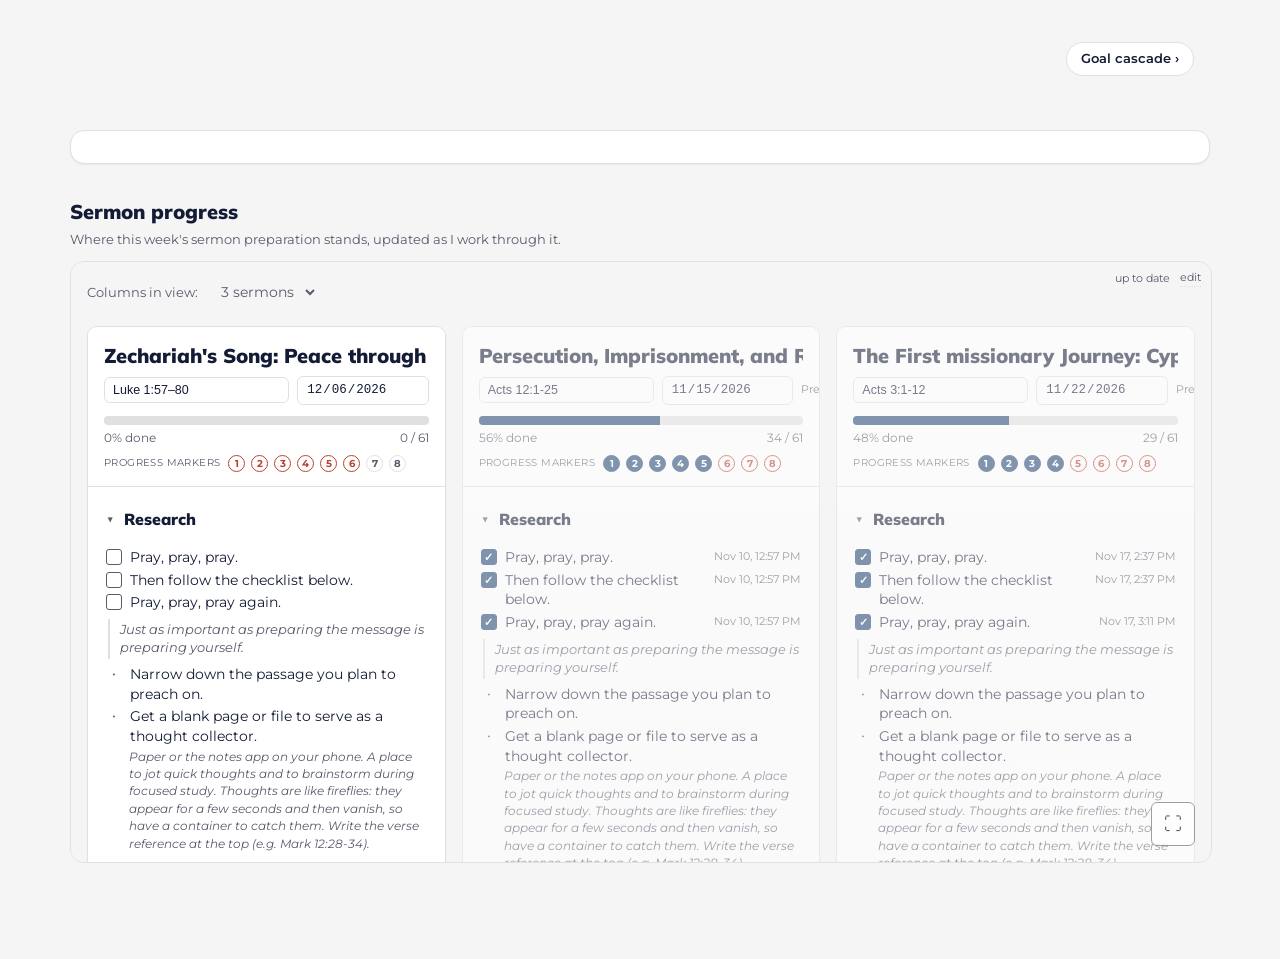
<file: template.html>
<!DOCTYPE html>
<html lang="en">
<head>
<meta charset="utf-8">
<meta name="viewport" content="width=device-width, initial-scale=1">
<meta name="robots" content="noindex, nofollow">
<title>__TITLE__</title>
<link rel="stylesheet" href="site.css">
<style>
  .wrap{max-width:1180px;margin:0 auto;padding:28px 20px 56px}
  @media(max-width:600px){.wrap{padding:20px 16px 48px}}

  header.top{display:flex;flex-wrap:wrap;align-items:flex-start;justify-content:space-between;gap:12px}
  .updated{color:var(--muted);font-size:var(--fs-sm);margin-top:4px}

  .months{display:flex;flex-wrap:wrap;gap:6px;margin:20px 0 0}
  .months .now{font-size:11px;font-weight:500;opacity:.8;margin-left:4px}

  .note{background:var(--card);border:1px solid var(--line);border-radius:var(--radius);padding:12px 14px;margin:20px 0 0}

  /* summary: the one place the counts live */
  .summary{margin:20px 0 0;background:var(--card);border:1px solid var(--line);border-radius:var(--radius-lg);padding:16px 18px;box-shadow:var(--shadow)}
  .sum-line{display:flex;flex-wrap:wrap;align-items:baseline;justify-content:space-between;gap:4px 16px;margin-bottom:10px}
  .sum-main{font-size:var(--fs-lg)}
  .sum-main strong{font-family:var(--font-head);font-weight:900;font-size:var(--fs-xl)}
  .sum-main .rest{color:var(--muted);font-size:var(--fs-md)}
  .sum-main .rest .late{color:var(--late);font-weight:600}
  .when{color:var(--muted);font-size:var(--fs-sm);white-space:nowrap}
  .bar{position:relative;height:10px;background:var(--neutral-soft);border-radius:999px}
  .bar .seg{position:absolute;top:0;bottom:0;left:0;border-radius:999px}
  .bar .seg.done{background:var(--done);z-index:2}
  .bar .seg.prog{background:var(--progress);z-index:1}
  .bar .today{position:absolute;top:-4px;bottom:-4px;width:2px;background:var(--navy);border-radius:1px;z-index:3}
  .bar-wrap{position:relative;padding-bottom:22px}
  .today-label{position:absolute;top:16px;font-size:var(--fs-xs);font-weight:700;color:var(--navy);white-space:nowrap;transform:translateX(-50%)}
  .today-label.at-start{transform:none}
  .today-label.at-end{transform:translateX(-100%)}
  .bar-key{display:flex;flex-wrap:wrap;gap:4px 14px;margin-top:8px;font-size:var(--fs-xs);color:var(--muted)}
  .bar-key i{display:inline-block;width:10px;height:10px;border-radius:2px;margin-right:5px;vertical-align:-1px}
  .bar-key .k-done{background:var(--done)} .bar-key .k-prog{background:var(--progress)}

  section.block{margin-top:36px}
  section.block>h2{margin-bottom:12px}
  .sec-sub{color:var(--muted);font-size:var(--fs-sm);margin:-6px 0 12px}

  .grid{display:grid;grid-template-columns:repeat(auto-fill,minmax(260px,1fr));gap:10px}

  /* top objectives */
  .tops{display:grid;gap:10px}
  .top{display:flex;gap:12px;align-items:flex-start;font-size:var(--fs-lg);font-weight:600;padding:14px 16px}
  .top .status{flex:0 0 auto;margin-top:2px;min-width:92px;text-align:center}
  .top .t{flex:1 1 auto;min-width:0}
  @media(max-width:600px){.top{flex-direction:column;gap:6px}.top .status{min-width:0}}

  /* kanban: three status columns side by side; an empty column shrinks to a narrow strip */
  .kanban{display:grid;gap:14px;align-items:start}
  .kcol{background:var(--neutral-soft);border-radius:var(--radius-lg);padding:12px;min-width:0}
  .kcol>h3{display:flex;flex-wrap:wrap;align-items:baseline;gap:2px 8px;margin:2px 2px 10px}
  .kcol>h3 .late-note{font-family:var(--font-body);font-weight:600;font-size:var(--fs-xs);color:var(--late)}
  .kcol .cards{display:grid;grid-template-columns:repeat(auto-fill,minmax(220px,1fr));gap:8px}
  .kcol .none{color:var(--muted);font-size:var(--fs-sm);font-style:italic;margin:0 2px 2px}
  .kcol.done .card{color:var(--muted)}
  @media(max-width:700px){ .kanban{grid-template-columns:1fr !important} }

  /* quarterly */
  details.quarter>summary{list-style:none;cursor:pointer;display:flex;align-items:baseline;flex-wrap:wrap;gap:4px 10px;margin-bottom:12px}
  details.quarter>summary::-webkit-details-marker{display:none}
  details.quarter>summary h2{display:inline}
  details.quarter>summary .range{color:var(--muted);font-size:var(--fs-sm)}
  details.quarter>summary .chev{color:var(--muted);font-size:var(--fs-sm);transition:transform .15s;display:inline-block}
  details.quarter[open]>summary .chev{transform:rotate(90deg)}
  .more{display:block;margin-top:6px;font-size:var(--fs-xs);font-weight:600;color:var(--blue)}

  /* vision */
  .verse{border-left:3px solid var(--navy);padding:14px 16px 14px 18px}
  .verse q{display:block;font-style:italic;font-size:var(--fs-lg);quotes:"\201C" "\201D"}
  .verse cite{display:block;font-style:normal;font-size:var(--fs-sm);color:var(--muted);margin-top:6px}

  /* people */
  .pname{font-weight:700}
  .pnote{color:var(--muted);font-size:var(--fs-sm);margin-top:2px}

  /* sermon board: sized to its content, so there is no scroll box inside the page */
  .sermon-frame{display:block;box-sizing:content-box;width:100%;height:600px;border:1px solid var(--line);border-radius:var(--radius-lg);background:var(--page);overflow:hidden}
</style>
</head>
<body>
<div class="wrap">
  <header class="top">
    <div>
      <h1 id="hTitle"></h1>
      <div class="updated" id="hUpdated"></div>
    </div>
    <a class="pill-btn" href="cascade.html">Goal cascade &rsaquo;</a>
  </header>

  <nav class="months" id="months" aria-label="Month"></nav>
  <div class="note" id="note" hidden></div>
  <div class="summary" id="summary"></div>

  <section class="block" id="topSec" hidden>
    <h2>Top objectives</h2>
    <div class="tops" id="topList"></div>
  </section>

  <section class="block" id="boardSec" hidden>
    <h2 id="boardTitle">All objectives</h2>
    <div id="board"></div>
  </section>

  <section class="block" id="quarterSec" hidden>
    <details class="quarter" open>
      <summary><h2>Quarterly goals</h2><span class="range" id="qRange"></span><span class="chev" aria-hidden="true">&#9656;</span></summary>
      <div class="grid" id="quarterBody"></div>
    </details>
  </section>

  <section class="block" id="visionSec" hidden>
    <h2>Three-year vision</h2>
    <button class="card verse" id="visionCard" type="button">
      <q id="visionVerse"></q><cite id="visionCite"></cite>
      <span class="more">See the specific results &rsaquo;</span>
    </button>
  </section>

  <section class="block" id="peopleSec" hidden>
    <h2>People I connected with</h2>
    <p class="sec-sub">Gathered and summarized by AI from my personal notes, so it may be incomplete or not fully accurate.</p>
    <div class="grid" id="peopleBody"></div>
  </section>

  <section class="block">
    <h2>Sermon progress</h2>
    <p class="sec-sub">Where this week's sermon preparation stands, updated as I work through it.</p>
    <iframe class="sermon-frame" id="sermonFrame" src="sermon-board.html" title="This week's sermon progress" scrolling="no"></iframe>
  </section>

  <footer class="site-foot" id="foot"></footer>
</div>

<div class="modal-overlay" id="modalOverlay">
  <div class="modal-box" role="dialog" aria-modal="true" aria-labelledby="modalTitle">
    <div class="modal-head"><span id="modalTitle"></span><button class="modal-close" id="modalClose" type="button" aria-label="Close">&times;</button></div>
    <div class="modal-body" id="modalBody"></div>
  </div>
</div>

<script id="data" type="application/json">__DATA__</script>
<script>
const DATA = JSON.parse(document.getElementById('data').textContent);
const LABEL = {notStarted:'Not started', inProgress:'In progress', done:'Done', quarterly:'Quarterly'};
let current = (function(){
  const pref = DATA.defaultMonth || DATA.activeMonth;
  if(pref){const i=DATA.months.findIndex(m=>m.key===pref); if(i>=0) return i;}
  return DATA.months.length-1;
})();

function esc(s){return String(s||'').replace(/[&<>"]/g,c=>({'&':'&amp;','<':'&lt;','>':'&gt;','"':'&quot;'}[c]));}
function fmtDate(iso, withYear){
  if(!iso) return '';
  const d=new Date(iso+'T00:00:00');
  if(isNaN(d)) return iso;
  return d.toLocaleDateString('en-US', withYear===false ? {month:'short',day:'numeric'} : {month:'short',day:'numeric',year:'numeric'});
}
function fmtQuarterRange(startIso,endIso){
  if(!endIso) return '';
  if(!startIso) return 'through '+fmtDate(endIso);
  return fmtDate(startIso,false)+' to '+fmtDate(endIso);
}

/* Leading [TAG]s become chips. A month tag that matches the tab is dropped. */
const MONTH_NAMES={jan:0,january:0,feb:1,february:1,mar:2,march:2,apr:3,april:3,may:4,jun:5,june:5,jul:6,july:6,
  aug:7,august:7,sep:8,sept:8,september:8,oct:9,october:9,nov:10,november:10,dec:11,december:11};
function monthIndexOf(tag){ const i=MONTH_NAMES[tag.trim().toLowerCase()]; return i===undefined ? -1 : i; }
function parseTitle(title, monthKey){
  let rest=String(title||''); const tags=[];
  const re=/^\s*\[([^\]]+)\]\s*/;
  let m;
  while((m=re.exec(rest))){ tags.push(m[1].trim()); rest=rest.slice(m[0].length); }
  const tabMonth = monthKey ? parseInt(monthKey.slice(5,7),10)-1 : -1;
  const keep = tags.filter(t=>monthIndexOf(t)!==tabMonth);
  return {tags:keep, text:rest.trim()||String(title||'')};
}
function chips(it, monthKey){
  const p=parseTitle(it.title, monthKey);
  const tags=(it.qg?[it.qg]:[]).concat(p.tags);
  return {html: tags.map(t=>`<span class="chip">${esc(t)}</span>`).join(''), text:p.text};
}

function monthEnd(key){ const y=+key.slice(0,4), mo=+key.slice(5,7); return new Date(y, mo, 0); }
function monthEnded(key){ const t=new Date(); t.setHours(0,0,0,0); return monthEnd(key) < t; }
function dayInfo(key){
  const t=new Date(); const y=+key.slice(0,4), mo=+key.slice(5,7);
  if(t.getFullYear()!==y || t.getMonth()+1!==mo) return null;
  return {day:t.getDate(), days:monthEnd(key).getDate()};
}

function renderBulletText(text){
  if(!text || !text.trim()) return '<p class="empty">No additional details.</p>';
  const lines=text.replace(/\r\n/g,'\n').split('\n');
  let out='', open=[];
  lines.forEach(raw=>{
    const m=raw.match(/^(\s*)\*\s*(.*)$/);
    if(!m) return;
    const content=m[2].trim();
    if(!content) return;
    const level=m[1].length>=4?1:0;
    while(open.length>level+1){out+='</ul>';open.pop();}
    while(open.length<level+1){out+='<ul>';open.push(level);}
    out+=`<li>${esc(content)}</li>`;
  });
  while(open.length){out+='</ul>';open.pop();}
  return out || '<p class="empty">No additional details.</p>';
}
function openModal(title,bodyHtml){
  document.getElementById('modalTitle').textContent=title;
  document.getElementById('modalBody').innerHTML=bodyHtml;
  document.getElementById('modalOverlay').classList.add('open');
}
function closeModal(){document.getElementById('modalOverlay').classList.remove('open');}
document.getElementById('modalClose').addEventListener('click',closeModal);
document.getElementById('modalOverlay').addEventListener('click',e=>{if(e.target.id==='modalOverlay')closeModal();});
document.addEventListener('keydown',e=>{if(e.key==='Escape')closeModal();});

function show(id, on){ document.getElementById(id).hidden = !on; }

function render(){
  document.getElementById('hTitle').textContent=DATA.title;
  document.getElementById('hUpdated').textContent='Updated '+fmtDate(DATA.lastUpdated);
  document.getElementById('foot').textContent='Mirrors the "'+ DATA.title +'" board in TickTick, refreshed automatically twice a week.';

  const mbox=document.getElementById('months'); mbox.innerHTML='';
  DATA.months.forEach((m,i)=>{
    const b=document.createElement('button');
    b.type='button'; b.className='pill-btn'+(i===current?' active':'');
    b.setAttribute('aria-pressed', i===current?'true':'false');
    b.innerHTML=esc(m.label)+(DATA.activeMonth===m.key?'<span class="now">current</span>':'');
    b.onclick=()=>{current=i;render();};
    mbox.appendChild(b);
  });

  const m=DATA.months[current], key=m.key;
  const ended=monthEnded(key);
  const noteEl=document.getElementById('note');
  noteEl.hidden=!m.note; noteEl.textContent=m.note||'';

  const items=m.items||[];
  const monthly=items.filter(it=>it.status!=='quarterly');
  const quarterly=items.filter(it=>it.status==='quarterly');
  const n={notStarted:0,inProgress:0,done:0};
  monthly.forEach(it=>{ if(n[it.status]!==undefined) n[it.status]++; });
  const total=monthly.length, unfinished=n.notStarted+n.inProgress;
  const isLate=it=>ended && (it.status==='notStarted'||it.status==='inProgress');

  /* summary */
  const sum=document.getElementById('summary');
  if(!total){ sum.hidden=true; }
  else{
    sum.hidden=false;
    const di=dayInfo(key);
    const rest=[];
    if(ended){ if(unfinished) rest.push(`<span class="late">${unfinished} not finished</span>`); }
    else{
      if(n.inProgress) rest.push(`${n.inProgress} in progress`);
      if(n.notStarted) rest.push(`${n.notStarted} not started`);
    }
    const when = di ? '' : (ended ? 'Month ended' : '');
    const pDone=n.done/total*100, pProg=(n.done+n.inProgress)/total*100;
    const todayPct = di ? di.day/di.days*100 : 0;
    const tick = di ? `<i class="today" style="left:calc(${todayPct.toFixed(1)}% - 1px)"></i>` : '';
    const edge = todayPct<8 ? ' at-start' : (todayPct>92 ? ' at-end' : '');
    const todayLabel = di ? `<span class="today-label${edge}" style="left:${todayPct.toFixed(1)}%">Day ${di.day} of ${di.days}</span>` : '';
    sum.innerHTML=`
      <div class="sum-line">
        <div class="sum-main"><strong>${n.done} of ${total} done</strong>${rest.length?' <span class="rest">· '+rest.join(' · ')+'</span>':''}</div>
        <div class="when">${when}</div>
      </div>
      <div class="${di?'bar-wrap':''}">
        <div class="bar" role="img" aria-label="${n.done} of ${total} objectives done${di?', day '+di.day+' of '+di.days:''}">
          <span class="seg prog" style="width:${pProg}%"></span><span class="seg done" style="width:${pDone}%"></span>${tick}
        </div>${todayLabel}
      </div>
      <div class="bar-key"><span><i class="k-done"></i>Done</span><span><i class="k-prog"></i>In progress</span></div>`;
  }

  /* top objectives: shown here only */
  const tops=items.filter(it=>it.top);
  show('topSec', tops.length>0);
  document.getElementById('topList').innerHTML=tops.map(it=>{
    const c=chips(it,key);
    const late=isLate(it);
    const cls=late?'late':it.status, lab=late?'Not finished':LABEL[it.status]||'';
    return `<div class="card top${late?' late':''}"><span class="status ${cls}">${lab}</span><span class="t">${c.html}${esc(c.text)}</span></div>`;
  }).join('');

  /* everything else, grouped by status; empty groups are left out */
  const rest=monthly.filter(it=>!it.top);
  show('boardSec', rest.length>0);
  document.getElementById('boardTitle').textContent = tops.length ? 'Other objectives' : 'Objectives';
  const STAT=['notStarted','inProgress','done'];
  const lists=STAT.map(s=>rest.filter(it=>it.status===s));
  const boardEl=document.getElementById('board');
  boardEl.className='kanban';
  boardEl.style.gridTemplateColumns=lists.map(l=>l.length?'minmax(0,1fr)':'minmax(140px,170px)').join(' ');
  boardEl.innerHTML=STAT.map((s,i)=>{
    const list=lists[i];
    const lateCol = ended && s!=='done' && list.length>0;
    return `<div class="kcol ${s}"><h3>${LABEL[s]}${lateCol?'<span class="late-note">not finished by month end</span>':''}</h3>${
      list.length ? `<div class="cards">${list.map(it=>{const c=chips(it,key);return `<div class="card${lateCol?' late':''}">${c.html}${esc(c.text)}</div>`;}).join('')}</div>`
                  : '<p class="none">None yet</p>'
    }</div>`;
  }).join('');

  /* quarterly goals (the starred one is already under Top objectives) */
  const qList=quarterly.filter(it=>!it.top);
  show('quarterSec', qList.length>0);
  const qEnd=m.quarterEndDate||DATA.quarterEndDate, qStart=m.quarterStartDate||DATA.quarterStartDate;
  document.getElementById('qRange').textContent=fmtQuarterRange(qStart,qEnd);
  const qBody=document.getElementById('quarterBody');
  qBody.innerHTML=qList.map((it,i)=>{
    const c=chips(it,key);
    const has=!!(it.details&&it.details.trim());
    return has ? `<button class="card" type="button" data-qidx="${i}">${c.html}${esc(c.text)}<span class="more">Details &rsaquo;</span></button>`
               : `<div class="card">${c.html}${esc(c.text)}</div>`;
  }).join('');
  qBody.querySelectorAll('[data-qidx]').forEach(el=>el.addEventListener('click',()=>{
    const it=qList[+el.dataset.qidx]; const c=parseTitle(it.title,key);
    openModal(c.text, renderBulletText(it.details));
  }));

  /* vision */
  const V=DATA.vision;
  show('visionSec', !!(V&&V.verse));
  if(V&&V.verse){
    document.getElementById('visionVerse').textContent=V.verse;
    document.getElementById('visionCite').textContent=V.reference||'';
    document.getElementById('visionCard').onclick=()=>{
      const r=(V.results||[]).map(x=>`<li>${esc(x)}</li>`).join('');
      openModal('Three-year vision: specific results', r?`<ul>${r}</ul>`:'<p class="empty">No results listed.</p>');
    };
  }

  /* people */
  const ppl=m.people||[];
  show('peopleSec', ppl.length>0);
  document.getElementById('peopleBody').innerHTML=ppl.map(p=>`<div class="card"><div class="pname">${esc(p.name)}</div>${p.note?`<div class="pnote">${esc(p.note)}</div>`:''}</div>`).join('');
}
render();

/* size the sermon board to its content */
(function(){
  const fr=document.getElementById('sermonFrame');
  function fit(){
    try{ const b=fr.contentDocument && fr.contentDocument.body; if(b) fr.style.height=Math.ceil(b.getBoundingClientRect().height)+'px'; }catch(e){}
  }
  fr.addEventListener('load',function(){
    fit();
    try{ new ResizeObserver(fit).observe(fr.contentDocument.body); }catch(e){}
  });
  window.addEventListener('resize', fit);
})();
</script>
</body>
</html>
</file>
<file: site.css>
/* Shared look for the Monthly Objectives site: index (from template.html), cascade, sermon board.
   Brand from mytrinitybible.com: Mulish 900 headings, Montserrat body, navy #141b35, orange #ea533c.
   Color carries meaning only: blue = done / in progress, orange-red = late, gray = not started. */
@import url("https://fonts.googleapis.com/css2?family=Montserrat:wght@400;500;600;700&family=Mulish:wght@800;900&display=swap");

:root{
  /* brand */
  --navy:#141b35;
  --blue:#204472;
  --orange:#ea533c;

  /* surfaces and text */
  --page:#f5f5f6;
  --card:#ffffff;
  --ink:#141b35;
  --muted:#575c6b;     /* 6.6:1 on white */
  --line:#e0e0e0;
  --line-strong:#c9cacf;

  /* meaning */
  --done:#204472;            /* done fill */
  --progress:#8ea4c3;        /* in progress fill (bars only, never text) */
  --progress-text:#204472;
  --progress-soft:#e8eef6;
  --late:#bc4330;            /* late text and edges, 5.2:1 on white */
  --late-soft:#fdeeeb;
  --neutral-soft:#eeeef0;

  /* type scale */
  --fs-xs:12px;
  --fs-sm:13px;
  --fs-md:14px;
  --fs-lg:16px;
  --fs-xl:20px;
  --fs-2xl:28px;

  --font-body:"Montserrat",-apple-system,"Segoe UI",Roboto,Helvetica,Arial,sans-serif;
  --font-head:"Mulish","Montserrat",-apple-system,"Segoe UI",Roboto,Helvetica,Arial,sans-serif;

  --radius:10px;
  --radius-lg:14px;
  --shadow:0 1px 2px rgba(20,27,53,.06);
}

*{box-sizing:border-box}
html{-webkit-text-size-adjust:100%}
body{
  margin:0;background:var(--page);color:var(--ink);
  font-family:var(--font-body);font-size:var(--fs-md);line-height:1.5;
  -webkit-font-smoothing:antialiased;
}
h1,h2,h3{font-family:var(--font-head);font-weight:900;color:var(--navy);margin:0;line-height:1.2}
h1{font-size:var(--fs-2xl);letter-spacing:-.01em}
h2{font-size:var(--fs-xl)}
h3{font-size:var(--fs-lg)}
a{color:var(--blue)}

/* small uppercase label, as on the church site's navigation */
.label{font-size:var(--fs-xs);font-weight:700;letter-spacing:.08em;text-transform:uppercase;color:var(--muted)}

/* tag chip: [VISION] [ADMIN] etc. */
.chip{
  display:inline-block;font-size:11px;font-weight:700;letter-spacing:.05em;text-transform:uppercase;
  color:var(--blue);background:#eef2f8;border-radius:4px;padding:2px 6px;margin:0 4px 4px 0;
  line-height:1.4;vertical-align:baseline;white-space:nowrap;
}

/* status chip */
.status{display:inline-block;font-size:var(--fs-xs);font-weight:600;border-radius:999px;padding:2px 9px;white-space:nowrap;line-height:1.5}
.status.notStarted{background:var(--neutral-soft);color:var(--muted)}
.status.inProgress{background:var(--progress-soft);color:var(--progress-text)}
.status.done{background:var(--done);color:#fff}
.status.late{background:var(--late-soft);color:var(--late)}
.status.quarterly{background:var(--neutral-soft);color:var(--navy)}

.card{
  background:var(--card);border:1px solid var(--line);border-radius:var(--radius);
  padding:12px 14px;font-size:var(--fs-md);box-shadow:var(--shadow);
  overflow-wrap:anywhere;
}
.card.late{border-left:3px solid var(--late)}

button.card{display:block;width:100%;text-align:left;font:inherit;color:inherit;cursor:pointer;appearance:none;-webkit-appearance:none}
button.card:hover{border-color:var(--line-strong)}
button.card:focus-visible,.pill-btn:focus-visible{outline:2px solid var(--blue);outline-offset:2px}

.pill-btn{
  display:inline-flex;align-items:center;gap:6px;font:inherit;font-size:var(--fs-sm);font-weight:600;
  color:var(--navy);background:var(--card);border:1px solid var(--line);border-radius:999px;
  padding:6px 14px;text-decoration:none;cursor:pointer;white-space:nowrap;
}
.pill-btn:hover{border-color:var(--line-strong)}
.pill-btn.active{background:var(--navy);border-color:var(--navy);color:#fff}

/* modal, shared by index and cascade */
.modal-overlay{position:fixed;inset:0;background:rgba(20,27,53,.5);display:none;align-items:center;justify-content:center;z-index:1000;padding:16px}
.modal-overlay.open{display:flex}
.modal-box{background:#fff;border-radius:var(--radius-lg);max-width:560px;width:100%;max-height:85vh;overflow:auto;box-shadow:0 20px 60px rgba(0,0,0,.3)}
.modal-head{display:flex;justify-content:space-between;align-items:flex-start;gap:12px;padding:16px 18px;border-bottom:1px solid var(--line);
  font-family:var(--font-head);font-weight:900;font-size:var(--fs-lg);color:var(--navy);position:sticky;top:0;background:#fff}
.modal-close{background:none;border:none;font-size:24px;line-height:1;cursor:pointer;color:var(--muted);padding:0 6px;border-radius:6px}
.modal-close:hover{background:var(--neutral-soft);color:var(--ink)}
.modal-body{padding:14px 18px 18px;font-size:var(--fs-md)}
.modal-body ul{margin:6px 0;padding-left:20px}
.modal-body li{margin:4px 0}
.empty{color:var(--muted);font-style:italic}

footer.site-foot{margin-top:40px;color:var(--muted);font-size:var(--fs-xs);text-align:center}
</file>
